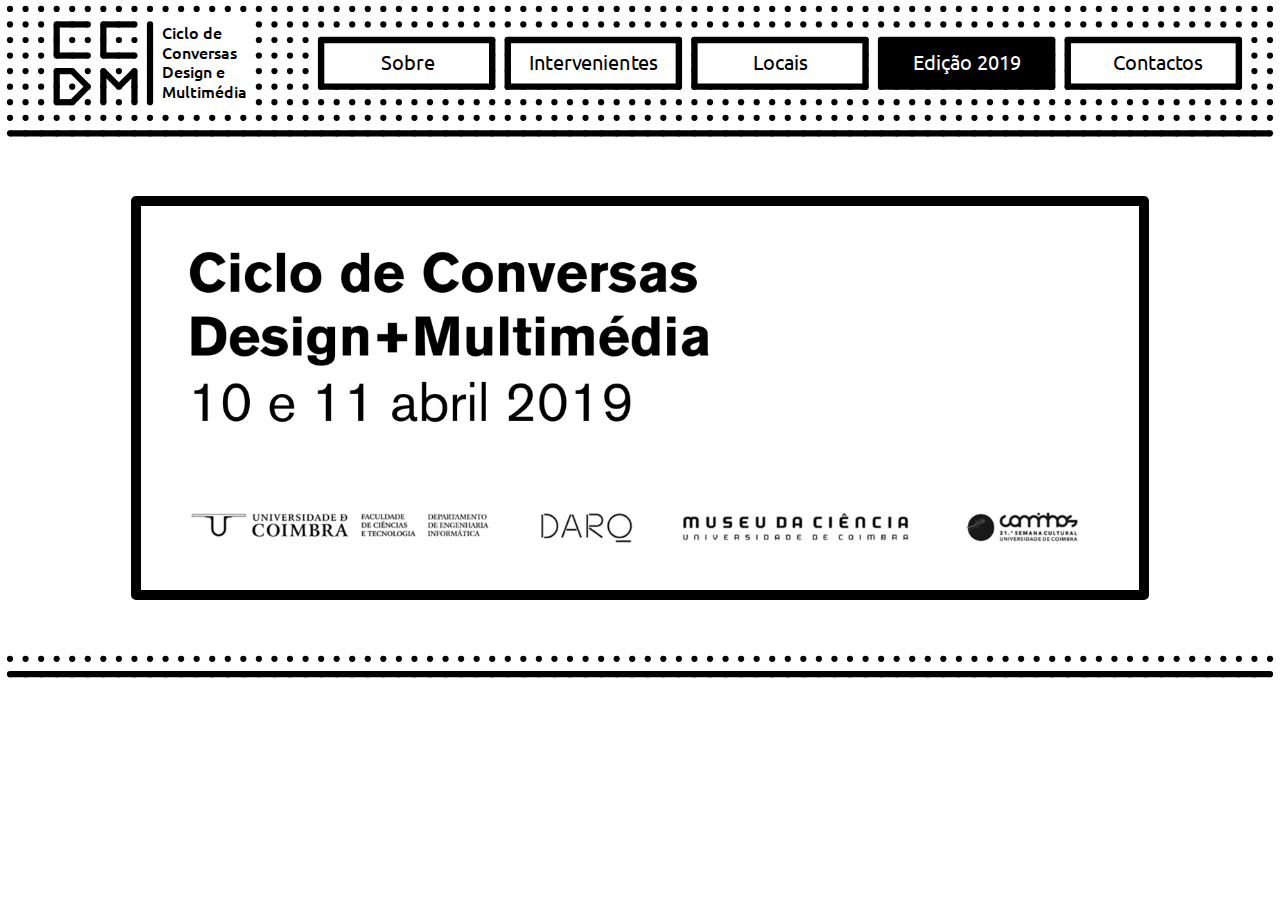
<file: 2019.html>
<!DOCTYPE html>
<html lang="">
<head>
    <meta charset="UTF-8">
    <meta name="viewport" content="width=device-width, initial-scale=1.0">
    <title>Edição 2019 - CCDM</title>
    <link rel="stylesheet" type="text/css" href="css/2019.css">
    <link rel="stylesheet" type="text/css" href="css/geral.css">
    <link href="https://fonts.googleapis.com/css?family=Lato|Ubuntu&display=swap" rel="stylesheet">
    <link rel="icon" href="media/ccdm_logo_small.png">
    <link rel="icon" href="media/ccdm_logo_small.svg">
</head>
<body>
<header>
    <nav id="nav-large">
        <svg id="collapsed" data-name="Layer 1" xmlns="http://www.w3.org/2000/svg" viewBox="0 0 1440 160"><defs><style>.cls-1{fill:#fff;}.cls-2{fill:none;stroke:#000;stroke-miterlimit:10;stroke-width:7px;}.cls-3,.cls-8,.cls-9{font-size:22px;font-family:Ubuntu;}.cls-4{letter-spacing:-0.01em;}.cls-5{letter-spacing:0em;}.cls-6{letter-spacing:0.02em;}.cls-7{letter-spacing:-0.01em;}.cls-8{letter-spacing:-0.01em;}.cls-9{letter-spacing:-0.02em;}.cls-10{letter-spacing:0em;}.cls-11{letter-spacing:-0.01em;}.cls-12{font-size:17.82px;font-family:Ubuntu-Medium, Ubuntu;font-weight:500;}.cls-13{letter-spacing:-0.02em;}.cls-14{letter-spacing:-0.03em;}.cls-15{letter-spacing:-0.02em;}.cls-16{letter-spacing:0em;}.cls-17{letter-spacing:0em;}.cls-18{letter-spacing:-0.01em;}</style></defs><title></title><rect class="cls-1" width="1440" height="160"/><circle cx="11.25" cy="10" r="3.5"/><circle cx="11.25" cy="27.5" r="3.5"/><circle cx="11.25" cy="45" r="3.5"/><circle cx="11.25" cy="62.5" r="3.5"/><circle cx="11.25" cy="80" r="3.5"/><circle cx="11.25" cy="97.5" r="3.5"/><circle cx="11.25" cy="115" r="3.5"/><circle cx="11.25" cy="132.5" r="3.5"/><circle cx="11.25" cy="150" r="3.5"/><circle cx="28.75" cy="10" r="3.5"/><circle cx="28.75" cy="27.5" r="3.5"/><circle cx="28.75" cy="45" r="3.5"/><circle cx="28.75" cy="62.5" r="3.5"/><circle cx="28.75" cy="80" r="3.5"/><circle cx="28.75" cy="97.5" r="3.5"/><circle cx="28.75" cy="115" r="3.5"/><circle cx="28.75" cy="132.5" r="3.5"/><circle cx="28.75" cy="150" r="3.5"/><circle cx="46.25" cy="10" r="3.5"/><circle cx="46.25" cy="27.5" r="3.5"/><circle cx="46.25" cy="45" r="3.5"/><circle cx="46.25" cy="62.5" r="3.5"/><circle cx="46.25" cy="80" r="3.5"/><circle cx="46.25" cy="97.5" r="3.5"/><circle cx="46.25" cy="115" r="3.5"/><circle cx="46.25" cy="132.5" r="3.5"/><circle cx="46.25" cy="150" r="3.5"/><circle cx="63.75" cy="10" r="3.5"/><circle cx="63.75" cy="132.5" r="3.5"/><circle cx="63.75" cy="150" r="3.5"/><circle cx="81.25" cy="10" r="3.5"/><circle cx="81.25" cy="132.5" r="3.5"/><circle cx="81.25" cy="150" r="3.5"/><circle cx="98.75" cy="10" r="3.5"/><circle cx="98.75" cy="132.5" r="3.5"/><circle cx="98.75" cy="150" r="3.5"/><circle cx="116.25" cy="10" r="3.5"/><circle cx="116.25" cy="132.5" r="3.5"/><circle cx="116.25" cy="150" r="3.5"/><circle cx="133.75" cy="10" r="3.5"/><circle cx="133.75" cy="132.5" r="3.5"/><circle cx="133.75" cy="150" r="3.5"/><circle cx="151.25" cy="10" r="3.5"/><circle cx="151.25" cy="132.5" r="3.5"/><circle cx="151.25" cy="150" r="3.5"/><circle cx="168.75" cy="10" r="3.5"/><circle cx="168.75" cy="132.5" r="3.5"/><circle cx="168.75" cy="150" r="3.5"/><circle cx="186.25" cy="10" r="3.5"/><circle cx="186.25" cy="132.5" r="3.5"/><circle cx="186.25" cy="150" r="3.5"/><circle cx="203.75" cy="10" r="3.5"/><circle cx="203.75" cy="132.5" r="3.5"/><circle cx="203.75" cy="150" r="3.5"/><circle cx="221.25" cy="10" r="3.5"/><circle cx="221.25" cy="132.5" r="3.5"/><circle cx="221.25" cy="150" r="3.5"/><circle cx="238.75" cy="10" r="3.5"/><circle cx="238.75" cy="132.5" r="3.5"/><circle cx="238.75" cy="150" r="3.5"/><circle cx="256.25" cy="10" r="3.5"/><circle cx="256.25" cy="132.5" r="3.5"/><circle cx="256.25" cy="150" r="3.5"/><circle cx="273.75" cy="10" r="3.5"/><circle cx="273.75" cy="132.5" r="3.5"/><circle cx="273.75" cy="150" r="3.5"/><circle cx="291.25" cy="10" r="3.5"/><circle cx="291.25" cy="132.5" r="3.5"/><circle cx="291.25" cy="150" r="3.5"/><circle cx="308.75" cy="10" r="3.5"/><circle cx="308.75" cy="27.5" r="3.5"/><circle cx="308.75" cy="45" r="3.5"/><circle cx="308.75" cy="62.5" r="3.5"/><circle cx="308.75" cy="80" r="3.5"/><circle cx="308.75" cy="97.5" r="3.5"/><circle cx="308.75" cy="115" r="3.5"/><circle cx="308.75" cy="132.5" r="3.5"/><circle cx="308.75" cy="150" r="3.5"/><circle cx="326.25" cy="10" r="3.5"/><circle cx="326.25" cy="27.5" r="3.5"/><circle cx="326.25" cy="45" r="3.5"/><circle cx="326.25" cy="62.5" r="3.5"/><circle cx="326.25" cy="80" r="3.5"/><circle cx="326.25" cy="97.5" r="3.5"/><circle cx="326.25" cy="115" r="3.5"/><circle cx="326.25" cy="132.5" r="3.5"/><circle cx="326.25" cy="150" r="3.5"/><circle cx="343.75" cy="10" r="3.5"/><circle cx="343.75" cy="27.5" r="3.5"/><circle cx="343.75" cy="45" r="3.5"/><circle cx="343.75" cy="62.5" r="3.5"/><circle cx="343.75" cy="80" r="3.5"/><circle cx="343.75" cy="97.5" r="3.5"/><circle cx="343.75" cy="115" r="3.5"/><circle cx="343.75" cy="132.5" r="3.5"/><circle cx="343.75" cy="150" r="3.5"/><circle cx="361.25" cy="10" r="3.5"/><circle cx="361.25" cy="27.5" r="3.5"/><circle cx="361.25" cy="45" r="3.5"/><circle cx="361.25" cy="62.5" r="3.5"/><circle cx="361.25" cy="80" r="3.5"/><circle cx="361.25" cy="97.5" r="3.5"/><circle cx="361.25" cy="115" r="3.5"/><circle cx="361.25" cy="132.5" r="3.5"/><circle cx="361.25" cy="150" r="3.5"/><circle cx="378.75" cy="10" r="3.5"/><circle cx="378.75" cy="27.5" r="3.5"/><circle cx="378.75" cy="45" r="3.5"/><circle cx="378.75" cy="62.5" r="3.5"/><circle cx="378.75" cy="80" r="3.5"/><circle cx="378.75" cy="97.5" r="3.5"/><circle cx="378.75" cy="115" r="3.5"/><circle cx="378.75" cy="132.5" r="3.5"/><circle cx="378.75" cy="150" r="3.5"/><circle cx="396.25" cy="10" r="3.5"/><circle cx="396.25" cy="27.5" r="3.5"/><circle cx="396.25" cy="45" r="3.5"/><circle cx="396.25" cy="62.5" r="3.5"/><circle cx="396.25" cy="80" r="3.5"/><circle cx="396.25" cy="97.5" r="3.5"/><circle cx="396.25" cy="115" r="3.5"/><circle cx="396.25" cy="132.5" r="3.5"/><circle cx="396.25" cy="150" r="3.5"/><circle cx="413.75" cy="10" r="3.5"/><circle cx="413.75" cy="27.5" r="3.5"/><circle cx="413.75" cy="45" r="3.5"/><circle cx="413.75" cy="62.5" r="3.5"/><circle cx="413.75" cy="80" r="3.5"/><circle cx="413.75" cy="97.5" r="3.5"/><circle cx="413.75" cy="115" r="3.5"/><circle cx="413.75" cy="132.5" r="3.5"/><circle cx="413.75" cy="150" r="3.5"/><circle cx="431.25" cy="10" r="3.5"/><circle cx="431.25" cy="27.5" r="3.5"/><circle cx="431.25" cy="45" r="3.5"/><circle cx="431.25" cy="62.5" r="3.5"/><circle cx="431.25" cy="80" r="3.5"/><circle cx="431.25" cy="97.5" r="3.5"/><circle cx="431.25" cy="115" r="3.5"/><circle cx="431.25" cy="132.5" r="3.5"/><circle cx="431.25" cy="150" r="3.5"/><circle cx="448.75" cy="10" r="3.5"/><circle cx="448.75" cy="27.5" r="3.5"/><circle cx="448.75" cy="45" r="3.5"/><circle cx="448.75" cy="62.5" r="3.5"/><circle cx="448.75" cy="80" r="3.5"/><circle cx="448.75" cy="97.5" r="3.5"/><circle cx="448.75" cy="115" r="3.5"/><circle cx="448.75" cy="132.5" r="3.5"/><circle cx="448.75" cy="150" r="3.5"/><circle cx="466.25" cy="10" r="3.5"/><circle cx="466.25" cy="27.5" r="3.5"/><circle cx="466.25" cy="45" r="3.5"/><circle cx="466.25" cy="62.5" r="3.5"/><circle cx="466.25" cy="80" r="3.5"/><circle cx="466.25" cy="97.5" r="3.5"/><circle cx="466.25" cy="115" r="3.5"/><circle cx="466.25" cy="132.5" r="3.5"/><circle cx="466.25" cy="150" r="3.5"/><circle cx="483.75" cy="10" r="3.5"/><circle cx="483.75" cy="27.5" r="3.5"/><circle cx="483.75" cy="45" r="3.5"/><circle cx="483.75" cy="62.5" r="3.5"/><circle cx="483.75" cy="80" r="3.5"/><circle cx="483.75" cy="97.5" r="3.5"/><circle cx="483.75" cy="115" r="3.5"/><circle cx="483.75" cy="132.5" r="3.5"/><circle cx="483.75" cy="150" r="3.5"/><circle cx="501.25" cy="10" r="3.5"/><circle cx="501.25" cy="27.5" r="3.5"/><circle cx="501.25" cy="45" r="3.5"/><circle cx="501.25" cy="62.5" r="3.5"/><circle cx="501.25" cy="80" r="3.5"/><circle cx="501.25" cy="97.5" r="3.5"/><circle cx="501.25" cy="115" r="3.5"/><circle cx="501.25" cy="132.5" r="3.5"/><circle cx="501.25" cy="150" r="3.5"/><circle cx="518.75" cy="10" r="3.5"/><circle cx="518.75" cy="27.5" r="3.5"/><circle cx="518.75" cy="45" r="3.5"/><circle cx="518.75" cy="62.5" r="3.5"/><circle cx="518.75" cy="80" r="3.5"/><circle cx="518.75" cy="97.5" r="3.5"/><circle cx="518.75" cy="115" r="3.5"/><circle cx="518.75" cy="132.5" r="3.5"/><circle cx="518.75" cy="150" r="3.5"/><circle cx="536.25" cy="10" r="3.5"/><circle cx="536.25" cy="27.5" r="3.5"/><circle cx="536.25" cy="45" r="3.5"/><circle cx="536.25" cy="62.5" r="3.5"/><circle cx="536.25" cy="80" r="3.5"/><circle cx="536.25" cy="97.5" r="3.5"/><circle cx="536.25" cy="115" r="3.5"/><circle cx="536.25" cy="132.5" r="3.5"/><circle cx="536.25" cy="150" r="3.5"/><circle cx="553.75" cy="10" r="3.5"/><circle cx="553.75" cy="27.5" r="3.5"/><circle cx="553.75" cy="45" r="3.5"/><circle cx="553.75" cy="62.5" r="3.5"/><circle cx="553.75" cy="80" r="3.5"/><circle cx="553.75" cy="97.5" r="3.5"/><circle cx="553.75" cy="115" r="3.5"/><circle cx="553.75" cy="132.5" r="3.5"/><circle cx="553.75" cy="150" r="3.5"/><circle cx="571.25" cy="10" r="3.5"/><circle cx="571.25" cy="27.5" r="3.5"/><circle cx="571.25" cy="45" r="3.5"/><circle cx="571.25" cy="62.5" r="3.5"/><circle cx="571.25" cy="80" r="3.5"/><circle cx="571.25" cy="97.5" r="3.5"/><circle cx="571.25" cy="115" r="3.5"/><circle cx="571.25" cy="132.5" r="3.5"/><circle cx="571.25" cy="150" r="3.5"/><circle cx="588.75" cy="10" r="3.5"/><circle cx="588.75" cy="27.5" r="3.5"/><circle cx="588.75" cy="45" r="3.5"/><circle cx="588.75" cy="62.5" r="3.5"/><circle cx="588.75" cy="80" r="3.5"/><circle cx="588.75" cy="97.5" r="3.5"/><circle cx="588.75" cy="115" r="3.5"/><circle cx="588.75" cy="132.5" r="3.5"/><circle cx="588.75" cy="150" r="3.5"/><circle cx="606.25" cy="10" r="3.5"/><circle cx="606.25" cy="27.5" r="3.5"/><circle cx="606.25" cy="45" r="3.5"/><circle cx="606.25" cy="62.5" r="3.5"/><circle cx="606.25" cy="80" r="3.5"/><circle cx="606.25" cy="97.5" r="3.5"/><circle cx="606.25" cy="115" r="3.5"/><circle cx="606.25" cy="132.5" r="3.5"/><circle cx="606.25" cy="150" r="3.5"/><circle cx="623.75" cy="10" r="3.5"/><circle cx="623.75" cy="27.5" r="3.5"/><circle cx="623.75" cy="45" r="3.5"/><circle cx="623.75" cy="62.5" r="3.5"/><circle cx="623.75" cy="80" r="3.5"/><circle cx="623.75" cy="97.5" r="3.5"/><circle cx="623.75" cy="115" r="3.5"/><circle cx="623.75" cy="132.5" r="3.5"/><circle cx="623.75" cy="150" r="3.5"/><circle cx="641.25" cy="10" r="3.5"/><circle cx="641.25" cy="27.5" r="3.5"/><circle cx="641.25" cy="45" r="3.5"/><circle cx="641.25" cy="62.5" r="3.5"/><circle cx="641.25" cy="80" r="3.5"/><circle cx="641.25" cy="97.5" r="3.5"/><circle cx="641.25" cy="115" r="3.5"/><circle cx="641.25" cy="132.5" r="3.5"/><circle cx="641.25" cy="150" r="3.5"/><circle cx="658.75" cy="10" r="3.5"/><circle cx="658.75" cy="27.5" r="3.5"/><circle cx="658.75" cy="45" r="3.5"/><circle cx="658.75" cy="62.5" r="3.5"/><circle cx="658.75" cy="80" r="3.5"/><circle cx="658.75" cy="97.5" r="3.5"/><circle cx="658.75" cy="115" r="3.5"/><circle cx="658.75" cy="132.5" r="3.5"/><circle cx="658.75" cy="150" r="3.5"/><circle cx="676.25" cy="10" r="3.5"/><circle cx="676.25" cy="27.5" r="3.5"/><circle cx="676.25" cy="45" r="3.5"/><circle cx="676.25" cy="62.5" r="3.5"/><circle cx="676.25" cy="80" r="3.5"/><circle cx="676.25" cy="97.5" r="3.5"/><circle cx="676.25" cy="115" r="3.5"/><circle cx="676.25" cy="132.5" r="3.5"/><circle cx="676.25" cy="150" r="3.5"/><circle cx="693.75" cy="10" r="3.5"/><circle cx="693.75" cy="27.5" r="3.5"/><circle cx="693.75" cy="45" r="3.5"/><circle cx="693.75" cy="62.5" r="3.5"/><circle cx="693.75" cy="80" r="3.5"/><circle cx="693.75" cy="97.5" r="3.5"/><circle cx="693.75" cy="115" r="3.5"/><circle cx="693.75" cy="132.5" r="3.5"/><circle cx="693.75" cy="150" r="3.5"/><circle cx="711.25" cy="10" r="3.5"/><circle cx="711.25" cy="27.5" r="3.5"/><circle cx="711.25" cy="45" r="3.5"/><circle cx="711.25" cy="62.5" r="3.5"/><circle cx="711.25" cy="80" r="3.5"/><circle cx="711.25" cy="97.5" r="3.5"/><circle cx="711.25" cy="115" r="3.5"/><circle cx="711.25" cy="132.5" r="3.5"/><circle cx="711.25" cy="150" r="3.5"/><circle cx="728.75" cy="10" r="3.5"/><circle cx="728.75" cy="27.5" r="3.5"/><circle cx="728.75" cy="45" r="3.5"/><circle cx="728.75" cy="62.5" r="3.5"/><circle cx="728.75" cy="80" r="3.5"/><circle cx="728.75" cy="97.5" r="3.5"/><circle cx="728.75" cy="115" r="3.5"/><circle cx="728.75" cy="132.5" r="3.5"/><circle cx="728.75" cy="150" r="3.5"/><circle cx="746.25" cy="10" r="3.5"/><circle cx="746.25" cy="27.5" r="3.5"/><circle cx="746.25" cy="45" r="3.5"/><circle cx="746.25" cy="62.5" r="3.5"/><circle cx="746.25" cy="80" r="3.5"/><circle cx="746.25" cy="97.5" r="3.5"/><circle cx="746.25" cy="115" r="3.5"/><circle cx="746.25" cy="132.5" r="3.5"/><circle cx="746.25" cy="150" r="3.5"/><circle cx="763.75" cy="10" r="3.5"/><circle cx="763.75" cy="27.5" r="3.5"/><circle cx="763.75" cy="45" r="3.5"/><circle cx="763.75" cy="62.5" r="3.5"/><circle cx="763.75" cy="80" r="3.5"/><circle cx="763.75" cy="97.5" r="3.5"/><circle cx="763.75" cy="115" r="3.5"/><circle cx="763.75" cy="132.5" r="3.5"/><circle cx="763.75" cy="150" r="3.5"/><circle cx="781.25" cy="10" r="3.5"/><circle cx="781.25" cy="27.5" r="3.5"/><circle cx="781.25" cy="45" r="3.5"/><circle cx="781.25" cy="62.5" r="3.5"/><circle cx="781.25" cy="80" r="3.5"/><circle cx="781.25" cy="97.5" r="3.5"/><circle cx="781.25" cy="115" r="3.5"/><circle cx="781.25" cy="132.5" r="3.5"/><circle cx="781.25" cy="150" r="3.5"/><circle cx="798.75" cy="10" r="3.5"/><circle cx="798.75" cy="27.5" r="3.5"/><circle cx="798.75" cy="45" r="3.5"/><circle cx="798.75" cy="62.5" r="3.5"/><circle cx="798.75" cy="80" r="3.5"/><circle cx="798.75" cy="97.5" r="3.5"/><circle cx="798.75" cy="115" r="3.5"/><circle cx="798.75" cy="132.5" r="3.5"/><circle cx="798.75" cy="150" r="3.5"/><circle cx="816.25" cy="10" r="3.5"/><circle cx="816.25" cy="27.5" r="3.5"/><circle cx="816.25" cy="45" r="3.5"/><circle cx="816.25" cy="62.5" r="3.5"/><circle cx="816.25" cy="80" r="3.5"/><circle cx="816.25" cy="97.5" r="3.5"/><circle cx="816.25" cy="115" r="3.5"/><circle cx="816.25" cy="132.5" r="3.5"/><circle cx="816.25" cy="150" r="3.5"/><circle cx="833.75" cy="10" r="3.5"/><circle cx="833.75" cy="27.5" r="3.5"/><circle cx="833.75" cy="45" r="3.5"/><circle cx="833.75" cy="62.5" r="3.5"/><circle cx="833.75" cy="80" r="3.5"/><circle cx="833.75" cy="97.5" r="3.5"/><circle cx="833.75" cy="115" r="3.5"/><circle cx="833.75" cy="132.5" r="3.5"/><circle cx="833.75" cy="150" r="3.5"/><circle cx="851.25" cy="10" r="3.5"/><circle cx="851.25" cy="27.5" r="3.5"/><circle cx="851.25" cy="45" r="3.5"/><circle cx="851.25" cy="62.5" r="3.5"/><circle cx="851.25" cy="80" r="3.5"/><circle cx="851.25" cy="97.5" r="3.5"/><circle cx="851.25" cy="115" r="3.5"/><circle cx="851.25" cy="132.5" r="3.5"/><circle cx="851.25" cy="150" r="3.5"/><circle cx="868.75" cy="10" r="3.5"/><circle cx="868.75" cy="27.5" r="3.5"/><circle cx="868.75" cy="45" r="3.5"/><circle cx="868.75" cy="62.5" r="3.5"/><circle cx="868.75" cy="80" r="3.5"/><circle cx="868.75" cy="97.5" r="3.5"/><circle cx="868.75" cy="115" r="3.5"/><circle cx="868.75" cy="132.5" r="3.5"/><circle cx="868.75" cy="150" r="3.5"/><circle cx="886.25" cy="10" r="3.5"/><circle cx="886.25" cy="27.5" r="3.5"/><circle cx="886.25" cy="45" r="3.5"/><circle cx="886.25" cy="62.5" r="3.5"/><circle cx="886.25" cy="80" r="3.5"/><circle cx="886.25" cy="97.5" r="3.5"/><circle cx="886.25" cy="115" r="3.5"/><circle cx="886.25" cy="132.5" r="3.5"/><circle cx="886.25" cy="150" r="3.5"/><circle cx="903.75" cy="10" r="3.5"/><circle cx="903.75" cy="27.5" r="3.5"/><circle cx="903.75" cy="45" r="3.5"/><circle cx="903.75" cy="62.5" r="3.5"/><circle cx="903.75" cy="80" r="3.5"/><circle cx="903.75" cy="97.5" r="3.5"/><circle cx="903.75" cy="115" r="3.5"/><circle cx="903.75" cy="132.5" r="3.5"/><circle cx="903.75" cy="150" r="3.5"/><circle cx="921.25" cy="10" r="3.5"/><circle cx="921.25" cy="27.5" r="3.5"/><circle cx="921.25" cy="45" r="3.5"/><circle cx="921.25" cy="62.5" r="3.5"/><circle cx="921.25" cy="80" r="3.5"/><circle cx="921.25" cy="97.5" r="3.5"/><circle cx="921.25" cy="115" r="3.5"/><circle cx="921.25" cy="132.5" r="3.5"/><circle cx="921.25" cy="150" r="3.5"/><circle cx="938.75" cy="10" r="3.5"/><circle cx="938.75" cy="27.5" r="3.5"/><circle cx="938.75" cy="45" r="3.5"/><circle cx="938.75" cy="62.5" r="3.5"/><circle cx="938.75" cy="80" r="3.5"/><circle cx="938.75" cy="97.5" r="3.5"/><circle cx="938.75" cy="115" r="3.5"/><circle cx="938.75" cy="132.5" r="3.5"/><circle cx="938.75" cy="150" r="3.5"/><circle cx="956.25" cy="10" r="3.5"/><circle cx="956.25" cy="27.5" r="3.5"/><circle cx="956.25" cy="45" r="3.5"/><circle cx="956.25" cy="62.5" r="3.5"/><circle cx="956.25" cy="80" r="3.5"/><circle cx="956.25" cy="97.5" r="3.5"/><circle cx="956.25" cy="115" r="3.5"/><circle cx="956.25" cy="132.5" r="3.5"/><circle cx="956.25" cy="150" r="3.5"/><circle cx="973.75" cy="10" r="3.5"/><circle cx="973.75" cy="27.5" r="3.5"/><circle cx="973.75" cy="45" r="3.5"/><circle cx="973.75" cy="62.5" r="3.5"/><circle cx="973.75" cy="80" r="3.5"/><circle cx="973.75" cy="97.5" r="3.5"/><circle cx="973.75" cy="115" r="3.5"/><circle cx="973.75" cy="132.5" r="3.5"/><circle cx="973.75" cy="150" r="3.5"/><circle cx="991.25" cy="10" r="3.5"/><circle cx="991.25" cy="27.5" r="3.5"/><circle cx="991.25" cy="45" r="3.5"/><circle cx="991.25" cy="62.5" r="3.5"/><circle cx="991.25" cy="80" r="3.5"/><circle cx="991.25" cy="97.5" r="3.5"/><circle cx="991.25" cy="115" r="3.5"/><circle cx="991.25" cy="132.5" r="3.5"/><circle cx="991.25" cy="150" r="3.5"/><circle cx="1008.75" cy="10" r="3.5"/><circle cx="1008.75" cy="27.5" r="3.5"/><circle cx="1008.75" cy="45" r="3.5"/><circle cx="1008.75" cy="62.5" r="3.5"/><circle cx="1008.75" cy="80" r="3.5"/><circle cx="1008.75" cy="97.5" r="3.5"/><circle cx="1008.75" cy="115" r="3.5"/><circle cx="1008.75" cy="132.5" r="3.5"/><circle cx="1008.75" cy="150" r="3.5"/><circle cx="1026.25" cy="10" r="3.5"/><circle cx="1026.25" cy="27.5" r="3.5"/><circle cx="1026.25" cy="45" r="3.5"/><circle cx="1026.25" cy="62.5" r="3.5"/><circle cx="1026.25" cy="80" r="3.5"/><circle cx="1026.25" cy="97.5" r="3.5"/><circle cx="1026.25" cy="115" r="3.5"/><circle cx="1026.25" cy="132.5" r="3.5"/><circle cx="1026.25" cy="150" r="3.5"/><circle cx="1043.75" cy="10" r="3.5"/><circle cx="1043.75" cy="27.5" r="3.5"/><circle cx="1043.75" cy="45" r="3.5"/><circle cx="1043.75" cy="62.5" r="3.5"/><circle cx="1043.75" cy="80" r="3.5"/><circle cx="1043.75" cy="97.5" r="3.5"/><circle cx="1043.75" cy="115" r="3.5"/><circle cx="1043.75" cy="132.5" r="3.5"/><circle cx="1043.75" cy="150" r="3.5"/><circle cx="1061.25" cy="10" r="3.5"/><circle cx="1061.25" cy="27.5" r="3.5"/><circle cx="1061.25" cy="45" r="3.5"/><circle cx="1061.25" cy="62.5" r="3.5"/><circle cx="1061.25" cy="80" r="3.5"/><circle cx="1061.25" cy="97.5" r="3.5"/><circle cx="1061.25" cy="115" r="3.5"/><circle cx="1061.25" cy="132.5" r="3.5"/><circle cx="1061.25" cy="150" r="3.5"/><circle cx="1078.75" cy="10" r="3.5"/><circle cx="1078.75" cy="27.5" r="3.5"/><circle cx="1078.75" cy="45" r="3.5"/><circle cx="1078.75" cy="62.5" r="3.5"/><circle cx="1078.75" cy="80" r="3.5"/><circle cx="1078.75" cy="97.5" r="3.5"/><circle cx="1078.75" cy="115" r="3.5"/><circle cx="1078.75" cy="132.5" r="3.5"/><circle cx="1078.75" cy="150" r="3.5"/><circle cx="1096.25" cy="10" r="3.5"/><circle cx="1096.25" cy="27.5" r="3.5"/><circle cx="1096.25" cy="45" r="3.5"/><circle cx="1096.25" cy="62.5" r="3.5"/><circle cx="1096.25" cy="80" r="3.5"/><circle cx="1096.25" cy="97.5" r="3.5"/><circle cx="1096.25" cy="115" r="3.5"/><circle cx="1096.25" cy="132.5" r="3.5"/><circle cx="1096.25" cy="150" r="3.5"/><circle cx="1113.75" cy="10" r="3.5"/><circle cx="1113.75" cy="27.5" r="3.5"/><circle cx="1113.75" cy="45" r="3.5"/><circle cx="1113.75" cy="62.5" r="3.5"/><circle cx="1113.75" cy="80" r="3.5"/><circle cx="1113.75" cy="97.5" r="3.5"/><circle cx="1113.75" cy="115" r="3.5"/><circle cx="1113.75" cy="132.5" r="3.5"/><circle cx="1113.75" cy="150" r="3.5"/><circle cx="1131.25" cy="10" r="3.5"/><circle cx="1131.25" cy="27.5" r="3.5"/><circle cx="1131.25" cy="45" r="3.5"/><circle cx="1131.25" cy="62.5" r="3.5"/><circle cx="1131.25" cy="80" r="3.5"/><circle cx="1131.25" cy="97.5" r="3.5"/><circle cx="1131.25" cy="115" r="3.5"/><circle cx="1131.25" cy="132.5" r="3.5"/><circle cx="1131.25" cy="150" r="3.5"/><circle cx="1148.75" cy="10" r="3.5"/><circle cx="1148.75" cy="27.5" r="3.5"/><circle cx="1148.75" cy="45" r="3.5"/><circle cx="1148.75" cy="62.5" r="3.5"/><circle cx="1148.75" cy="80" r="3.5"/><circle cx="1148.75" cy="97.5" r="3.5"/><circle cx="1148.75" cy="115" r="3.5"/><circle cx="1148.75" cy="132.5" r="3.5"/><circle cx="1148.75" cy="150" r="3.5"/><circle cx="1166.25" cy="10" r="3.5"/><circle cx="1166.25" cy="27.5" r="3.5"/><circle cx="1166.25" cy="45" r="3.5"/><circle cx="1166.25" cy="62.5" r="3.5"/><circle cx="1166.25" cy="80" r="3.5"/><circle cx="1166.25" cy="97.5" r="3.5"/><circle cx="1166.25" cy="115" r="3.5"/><circle cx="1166.25" cy="132.5" r="3.5"/><circle cx="1166.25" cy="150" r="3.5"/><circle cx="1183.75" cy="10" r="3.5"/><circle cx="1183.75" cy="27.5" r="3.5"/><circle cx="1183.75" cy="45" r="3.5"/><circle cx="1183.75" cy="62.5" r="3.5"/><circle cx="1183.75" cy="80" r="3.5"/><circle cx="1183.75" cy="97.5" r="3.5"/><circle cx="1183.75" cy="115" r="3.5"/><circle cx="1183.75" cy="132.5" r="3.5"/><circle cx="1183.75" cy="150" r="3.5"/><circle cx="1201.25" cy="10" r="3.5"/><circle cx="1201.25" cy="27.5" r="3.5"/><circle cx="1201.25" cy="45" r="3.5"/><circle cx="1201.25" cy="62.5" r="3.5"/><circle cx="1201.25" cy="80" r="3.5"/><circle cx="1201.25" cy="97.5" r="3.5"/><circle cx="1201.25" cy="115" r="3.5"/><circle cx="1201.25" cy="132.5" r="3.5"/><circle cx="1201.25" cy="150" r="3.5"/><circle cx="1218.75" cy="10" r="3.5"/><circle cx="1218.75" cy="27.5" r="3.5"/><circle cx="1218.75" cy="45" r="3.5"/><circle cx="1218.75" cy="62.5" r="3.5"/><circle cx="1218.75" cy="80" r="3.5"/><circle cx="1218.75" cy="97.5" r="3.5"/><circle cx="1218.75" cy="115" r="3.5"/><circle cx="1218.75" cy="132.5" r="3.5"/><circle cx="1218.75" cy="150" r="3.5"/><circle cx="1236.25" cy="10" r="3.5"/><circle cx="1236.25" cy="27.5" r="3.5"/><circle cx="1236.25" cy="45" r="3.5"/><circle cx="1236.25" cy="62.5" r="3.5"/><circle cx="1236.25" cy="80" r="3.5"/><circle cx="1236.25" cy="97.5" r="3.5"/><circle cx="1236.25" cy="115" r="3.5"/><circle cx="1236.25" cy="132.5" r="3.5"/><circle cx="1236.25" cy="150" r="3.5"/><circle cx="1253.75" cy="10" r="3.5"/><circle cx="1253.75" cy="27.5" r="3.5"/><circle cx="1253.75" cy="45" r="3.5"/><circle cx="1253.75" cy="62.5" r="3.5"/><circle cx="1253.75" cy="80" r="3.5"/><circle cx="1253.75" cy="97.5" r="3.5"/><circle cx="1253.75" cy="115" r="3.5"/><circle cx="1253.75" cy="132.5" r="3.5"/><circle cx="1253.75" cy="150" r="3.5"/><circle cx="1271.25" cy="10" r="3.5"/><circle cx="1271.25" cy="27.5" r="3.5"/><circle cx="1271.25" cy="45" r="3.5"/><circle cx="1271.25" cy="62.5" r="3.5"/><circle cx="1271.25" cy="80" r="3.5"/><circle cx="1271.25" cy="97.5" r="3.5"/><circle cx="1271.25" cy="115" r="3.5"/><circle cx="1271.25" cy="132.5" r="3.5"/><circle cx="1271.25" cy="150" r="3.5"/><circle cx="1288.75" cy="10" r="3.5"/><circle cx="1288.75" cy="27.5" r="3.5"/><circle cx="1288.75" cy="45" r="3.5"/><circle cx="1288.75" cy="62.5" r="3.5"/><circle cx="1288.75" cy="80" r="3.5"/><circle cx="1288.75" cy="97.5" r="3.5"/><circle cx="1288.75" cy="115" r="3.5"/><circle cx="1288.75" cy="132.5" r="3.5"/><circle cx="1288.75" cy="150" r="3.5"/><circle cx="1306.25" cy="10" r="3.5"/><circle cx="1306.25" cy="27.5" r="3.5"/><circle cx="1306.25" cy="45" r="3.5"/><circle cx="1306.25" cy="62.5" r="3.5"/><circle cx="1306.25" cy="80" r="3.5"/><circle cx="1306.25" cy="97.5" r="3.5"/><circle cx="1306.25" cy="115" r="3.5"/><circle cx="1306.25" cy="132.5" r="3.5"/><circle cx="1306.25" cy="150" r="3.5"/><circle cx="1323.75" cy="10" r="3.5"/><circle cx="1323.75" cy="27.5" r="3.5"/><circle cx="1323.75" cy="45" r="3.5"/><circle cx="1323.75" cy="62.5" r="3.5"/><circle cx="1323.75" cy="80" r="3.5"/><circle cx="1323.75" cy="97.5" r="3.5"/><circle cx="1323.75" cy="115" r="3.5"/><circle cx="1323.75" cy="132.5" r="3.5"/><circle cx="1323.75" cy="150" r="3.5"/><circle cx="1341.25" cy="10" r="3.5"/><circle cx="1341.25" cy="27.5" r="3.5"/><circle cx="1341.25" cy="45" r="3.5"/><circle cx="1341.25" cy="62.5" r="3.5"/><circle cx="1341.25" cy="80" r="3.5"/><circle cx="1341.25" cy="97.5" r="3.5"/><circle cx="1341.25" cy="115" r="3.5"/><circle cx="1341.25" cy="132.5" r="3.5"/><circle cx="1341.25" cy="150" r="3.5"/><circle cx="1358.75" cy="10" r="3.5"/><circle cx="1358.75" cy="27.5" r="3.5"/><circle cx="1358.75" cy="45" r="3.5"/><circle cx="1358.75" cy="62.5" r="3.5"/><circle cx="1358.75" cy="80" r="3.5"/><circle cx="1358.75" cy="97.5" r="3.5"/><circle cx="1358.75" cy="115" r="3.5"/><circle cx="1358.75" cy="132.5" r="3.5"/><circle cx="1358.75" cy="150" r="3.5"/><circle cx="1376.25" cy="10" r="3.5"/><circle cx="1376.25" cy="27.5" r="3.5"/><circle cx="1376.25" cy="45" r="3.5"/><circle cx="1376.25" cy="62.5" r="3.5"/><circle cx="1376.25" cy="80" r="3.5"/><circle cx="1376.25" cy="97.5" r="3.5"/><circle cx="1376.25" cy="115" r="3.5"/><circle cx="1376.25" cy="132.5" r="3.5"/><circle cx="1376.25" cy="150" r="3.5"/><circle cx="1393.75" cy="10" r="3.5"/><circle cx="1393.75" cy="27.5" r="3.5"/><circle cx="1393.75" cy="45" r="3.5"/><circle cx="1393.75" cy="62.5" r="3.5"/><circle cx="1393.75" cy="80" r="3.5"/><circle cx="1393.75" cy="97.5" r="3.5"/><circle cx="1393.75" cy="115" r="3.5"/><circle cx="1393.75" cy="132.5" r="3.5"/><circle cx="1393.75" cy="150" r="3.5"/><circle cx="1411.25" cy="10" r="3.5"/><circle cx="1411.25" cy="27.5" r="3.5"/><circle cx="1411.25" cy="45" r="3.5"/><circle cx="1411.25" cy="62.5" r="3.5"/><circle cx="1411.25" cy="80" r="3.5"/><circle cx="1411.25" cy="97.5" r="3.5"/><circle cx="1411.25" cy="115" r="3.5"/><circle cx="1411.25" cy="132.5" r="3.5"/><circle cx="1411.25" cy="150" r="3.5"/><circle cx="1428.75" cy="10" r="3.5"/><circle cx="1428.75" cy="27.5" r="3.5"/><circle cx="1428.75" cy="45" r="3.5"/><circle cx="1428.75" cy="62.5" r="3.5"/><circle cx="1428.75" cy="80" r="3.5"/><circle cx="1428.75" cy="97.5" r="3.5"/><circle cx="1428.75" cy="115" r="3.5"/><circle cx="1428.75" cy="132.5" r="3.5"/><circle cx="1428.75" cy="150" r="3.5"/><line class="cls-2" x1="11.25" y1="150" x2="1428.75" y2="150"/>
            <a id="botaointervenientes" class="botão" xlink:href="intervenientes.html">
                <rect class="cls-1" x="571.25" y="45" width="192.5" height="52.5"/>
                <path  d="M571.25,101.1H755.91c2.5,0,5,.05,7.52,0h.32a3.65,3.65,0,0,0,3.6-3.6V45a3.65,3.65,0,0,0-3.6-3.6H579.09c-2.5,0-5,0-7.52,0h-.32a3.65,3.65,0,0,0-3.6,3.6V97.5a3.6,3.6,0,1,0,7.2,0V45l-3.6,3.6H755.91c2.5,0,5,.1,7.52,0h.32l-3.6-3.6V97.5l3.6-3.6H579.09c-2.5,0-5-.05-7.52,0h-.32a3.6,3.6,0,0,0,0,7.2Z"/>
                <text class="cls-3" transform="translate(594.85 78.48)">In<tspan class="cls-4" x="18.55" y="0">t</tspan><tspan class="cls-5" x="27.17" y="0">e</tspan><tspan class="cls-6" x="39.47" y="0">r</tspan><tspan class="cls-7" x="48.42" y="0">v</tspan><tspan x="59.16" y="0">enien</tspan><tspan class="cls-4" x="114.57" y="0">t</tspan><tspan x="123.2" y="0">es</tspan></text>
            </a>
            <a id="botaosobre" class="botão" xlink:href="sobre.html">
                <rect class="cls-1" x="361.25" y="45" width="192.5" height="52.5"/>
                <path d="M361.25,101.1H545.9c2.51,0,5,.05,7.53,0h.32a3.65,3.65,0,0,0,3.6-3.6V45a3.65,3.65,0,0,0-3.6-3.6H369.1c-2.51,0-5,0-7.53,0h-.32a3.65,3.65,0,0,0-3.6,3.6V97.5a3.6,3.6,0,0,0,7.2,0V45l-3.6,3.6H545.9c2.5,0,5,.1,7.53,0h.32l-3.6-3.6V97.5l3.6-3.6H369.1c-2.51,0-5-.05-7.53,0h-.32a3.6,3.6,0,0,0,0,7.2Z"/>
                <text class="cls-3" transform="translate(428.28 78.48)">Sobre</text>
            </a>
            <a id="botaolocais" class="botão" xlink:href="locais.html">
                <rect class="cls-1" x="781.25" y="45" width="192.5" height="52.5"/>
                <path d="M777.65,45V97.5a3.65,3.65,0,0,0,3.6,3.6H965.9c2.51,0,5,.05,7.53,0h.32a3.65,3.65,0,0,0,3.6-3.6V45a3.65,3.65,0,0,0-3.6-3.6H789.1c-2.51,0-5,0-7.53,0h-.32a3.6,3.6,0,0,0,0,7.2H965.9c2.5,0,5,.1,7.53,0h.32l-3.6-3.6V97.5l3.6-3.6H789.1c-2.5,0-5-.1-7.53,0h-.32l3.6,3.6V45a3.6,3.6,0,0,0-7.2,0Z"/>
                <text class="cls-8" transform="translate(846.89 78.48)">L<tspan class="cls-5" x="11.15" y="0">ocais</tspan></text>
            </a>
            <a id="botao2019" class="botão" xlink:href="2019.html">
                <rect class="cls-1" x="991.25" y="45" width="192.5" height="52.5"/>
                <path d="M991.25,101.1h184.66c2.5,0,5,.05,7.52,0h.32a3.65,3.65,0,0,0,3.6-3.6V45a3.65,3.65,0,0,0-3.6-3.6H999.09c-2.5,0-5,0-7.52,0h-.32a3.65,3.65,0,0,0-3.6,3.6V97.5a3.6,3.6,0,0,0,7.2,0V45l-3.6,3.6h184.66c2.5,0,5,.1,7.52,0h.32l-3.6-3.6V97.5l3.6-3.6H999.09c-2.5,0-5-.05-7.52,0h-.32a3.6,3.6,0,0,0,0,7.2Z"/>
                <text class="cls-9" transform="translate(1027.44 78.48)">E<tspan class="cls-10" x="12.19" y="0">dição 2019</tspan></text>
            </a>
            <a id="botaocontactos" class="botão" xlink:href="contactos.html">
                <rect class="cls-1" x="1201.25" y="45" width="192.5" height="52.5"/>
                <path d="M1201.25,101.1h184.66c2.5,0,5,.05,7.52,0h.32a3.65,3.65,0,0,0,3.6-3.6V45a3.65,3.65,0,0,0-3.6-3.6H1209.09c-2.5,0-5,0-7.52,0h-.32a3.65,3.65,0,0,0-3.6,3.6V97.5a3.6,3.6,0,0,0,7.2,0V45l-3.6,3.6h184.66c2.5,0,5,.1,7.52,0h.32l-3.6-3.6V97.5l3.6-3.6H1209.09c-2.5,0-5-.05-7.52,0h-.32a3.6,3.6,0,1,0,0,7.2Z"/>
                <text class="cls-3" transform="translate(1252 78.48)"><tspan class="cls-11">C</tspan><tspan x="13.31" y="0">ontac</tspan><tspan class="cls-7" x="69.48" y="0">t</tspan><tspan x="78.01" y="0">os</tspan></text>
            </a>
            <a id="botaohome" xlink:href="index.html">
                <rect class="cls-1" x="60.25" y="24" width="217" height="94.5"/>
                <circle cx="63.76" cy="27.5" r="3.5"/><circle cx="63.76" cy="45" r="3.5"/><circle cx="63.76" cy="62.5" r="3.5"/><circle cx="63.76" cy="80" r="3.5"/><circle cx="63.76" cy="97.5" r="3.5"/><circle cx="63.76" cy="115" r="3.5"/><circle cx="81.26" cy="27.5" r="3.5"/><circle cx="81.26" cy="45" r="3.5"/><circle cx="81.26" cy="62.5" r="3.5"/><circle cx="81.26" cy="80" r="3.5"/><circle cx="81.26" cy="97.5" r="3.5"/><circle cx="81.26" cy="115" r="3.5"/><circle cx="98.76" cy="27.5" r="3.5"/><circle cx="98.76" cy="45" r="3.5"/><circle cx="98.76" cy="62.5" r="3.5"/><circle cx="98.76" cy="80" r="3.5"/><circle cx="98.76" cy="97.5" r="3.5"/><circle cx="98.76" cy="115" r="3.5"/><circle cx="116.26" cy="27.5" r="3.5"/><circle cx="116.26" cy="45" r="3.5"/><circle cx="116.26" cy="62.5" r="3.5"/><circle cx="116.26" cy="80" r="3.5"/><circle cx="116.26" cy="97.5" r="3.5"/><circle cx="116.26" cy="115" r="3.5"/><circle cx="133.76" cy="27.5" r="3.5"/><circle cx="133.76" cy="45" r="3.5"/><circle cx="133.76" cy="62.5" r="3.5"/><circle cx="133.76" cy="80" r="3.5"/><circle cx="133.76" cy="97.5" r="3.5"/><circle cx="133.76" cy="115" r="3.5"/><circle cx="151.26" cy="27.5" r="3.5"/><circle cx="151.26" cy="45" r="3.5"/><circle cx="151.26" cy="62.5" r="3.5"/><circle cx="151.26" cy="80" r="3.5"/><circle cx="151.26" cy="97.5" r="3.5"/><circle cx="151.26" cy="115" r="3.5"/><circle cx="168.76" cy="27.5" r="3.5"/><circle cx="168.76" cy="45" r="3.5"/><circle cx="168.76" cy="62.5" r="3.5"/><circle cx="168.76" cy="80" r="3.5"/><circle cx="168.76" cy="97.5" r="3.5"/><circle cx="168.76" cy="115" r="3.5"/><line class="cls-2" x1="98.76" y1="27.5" x2="63.76" y2="27.5"/><line class="cls-2" x1="63.76" y1="62.5" x2="98.76" y2="62.5"/><line class="cls-2" x1="63.76" y1="27.5" x2="63.76" y2="62.5"/><line class="cls-2" x1="151.26" y1="27.5" x2="116.26" y2="27.5"/><line class="cls-2" x1="116.26" y1="62.5" x2="151.26" y2="62.5"/><line class="cls-2" x1="116.26" y1="27.5" x2="116.26" y2="62.5"/><line class="cls-2" x1="63.76" y1="80" x2="81.26" y2="80"/><line class="cls-2" x1="98.76" y1="97.5" x2="81.26" y2="80"/><line class="cls-2" x1="81.26" y1="115" x2="98.76" y2="97.5"/><line class="cls-2" x1="63.81" y1="115" x2="81.31" y2="115"/><line class="cls-2" x1="63.76" y1="80" x2="63.76" y2="115"/><line class="cls-2" x1="116.26" y1="115" x2="116.26" y2="80"/><line class="cls-2" x1="133.76" y1="97.5" x2="116.26" y2="80"/><line class="cls-2" x1="151.26" y1="80" x2="133.76" y2="97.5"/><line class="cls-2" x1="151.26" y1="115" x2="151.26" y2="80"/><line class="cls-2" x1="168.76" y1="27.5" x2="168.76" y2="115"/><text class="cls-12" transform="translate(182.77 44.06)">Ciclo de </text><text class="cls-12" transform="translate(182.77 66.39)"><tspan class="cls-13">C</tspan><tspan x="11.02" y="0">o</tspan><tspan class="cls-14" x="21.67" y="0">n</tspan><tspan class="cls-15" x="31.66" y="0">v</tspan><tspan class="cls-16" x="40.75" y="0">e</tspan><tspan class="cls-13" x="50.92" y="0">r</tspan><tspan class="cls-17" x="57.75" y="0">s</tspan><tspan x="65.83" y="0">as</tspan></text><text class="cls-12" transform="translate(182.77 87.54)">D<tspan class="cls-18" x="12.94" y="0">e</tspan><tspan x="22.96" y="0">sign e </tspan></text><text class="cls-12" transform="translate(182.77 109.87)">Multimédia</text><circle cx="291.25" cy="27.5" r="3.5"/><circle cx="291.25" cy="45" r="3.5"/><circle cx="291.25" cy="62.5" r="3.5"/><circle cx="291.25" cy="80" r="3.5"/><circle cx="291.25" cy="97.5" r="3.5"/><circle cx="291.25" cy="115" r="3.5"/>
            </a>
        </svg>
    </nav>
    <nav id="nav-small"><svg id="collapsed" data-name="Layer 1" xmlns="http://www.w3.org/2000/svg" viewBox="0 0 375 172"><title></title><rect width="375" height="172" fill="#ffffff"/><circle cx="22.5" cy="16" r="6"/><circle cx="52.5" cy="16" r="6"/><circle cx="82.5" cy="16" r="6"/><circle cx="112.5" cy="16" r="6"/><circle cx="142.5" cy="16" r="6"/><circle cx="172.5" cy="16" r="6"/><circle cx="202.5" cy="16" r="6"/><circle cx="232.5" cy="16" r="6"/><circle cx="262.5" cy="16" r="6"/><circle cx="292.5" cy="16" r="6"/><circle cx="322.5" cy="16" r="6"/><circle cx="352.5" cy="16" r="6"/><circle cx="22.5" cy="46" r="6"/><circle cx="52.5" cy="46" r="6"/><circle cx="82.5" cy="46" r="6"/><circle cx="112.5" cy="46" r="6"/><circle cx="142.5" cy="46" r="6"/><circle cx="232.5" cy="46" r="6"/><circle cx="262.5" cy="46" r="6"/><circle cx="292.5" cy="46" r="6"/><circle cx="322.5" cy="46" r="6"/><circle cx="352.5" cy="46" r="6"/><circle cx="22.5" cy="76" r="6"/><circle cx="52.5" cy="76" r="6"/><circle cx="82.5" cy="76" r="6"/><circle cx="112.5" cy="76" r="6"/><circle cx="142.5" cy="76" r="6"/><circle cx="232.5" cy="76" r="6"/><circle cx="262.5" cy="76" r="6"/><circle cx="292.5" cy="76" r="6"/><circle cx="322.5" cy="76" r="6"/><circle cx="352.5" cy="76" r="6"/><circle cx="22.5" cy="106" r="6"/><circle cx="52.5" cy="106" r="6"/><circle cx="82.5" cy="106" r="6"/><circle cx="112.5" cy="106" r="6"/><circle cx="142.5" cy="106" r="6"/><circle cx="232.5" cy="106" r="6"/><circle cx="262.5" cy="106" r="6"/><circle cx="292.5" cy="106" r="6"/><circle cx="322.5" cy="106" r="6"/><circle cx="352.5" cy="106" r="6"/><circle cx="22.5" cy="136" r="6"/><circle cx="52.5" cy="136" r="6"/><circle cx="82.5" cy="136" r="6"/><circle cx="112.5" cy="136" r="6"/><circle cx="142.5" cy="136" r="6"/><circle cx="172.5" cy="136" r="6"/><circle cx="202.5" cy="136" r="6"/><circle cx="232.5" cy="136" r="6"/><circle cx="262.5" cy="136" r="6"/><circle cx="292.5" cy="136" r="6"/><circle cx="322.5" cy="136" r="6"/><circle cx="352.5" cy="136" r="6"/><circle cx="22.5" cy="166" r="6"/><circle cx="352.5" cy="166" r="6"/>
        <line class="burger" x1="142.5" y1="46" x2="232.5" y2="46" fill="none" stroke="#000" stroke-miterlimit="10" stroke-width="12"/>
        <line class="burger" x1="142.5" y1="76" x2="232.5" y2="76" fill="none" stroke="#000" stroke-miterlimit="10" stroke-width="12"/>
        <line class="burger" x1="142.5" y1="106" x2="232.5" y2="106" fill="none" stroke="#000" stroke-miterlimit="10" stroke-width="12"/>
        <line x1="22.5" y1="166" x2="352.5" y2="166" fill="none" stroke="#000" stroke-miterlimit="10" stroke-width="12"/></svg>
        <svg id="full" data-name="Layer 1" xmlns="http://www.w3.org/2000/svg" viewBox="0 0 375 640"><title>ccdm_header_small_2</title><circle cx="22.5" cy="84" r="6"/><circle cx="352.5" cy="84" r="6"/><circle cx="22.5" cy="174" r="6"/><circle cx="352.5" cy="174" r="6"/><circle cx="22.5" cy="264" r="6"/><circle cx="352.5" cy="264" r="6"/><circle cx="22.5" cy="354" r="6"/><circle cx="352.5" cy="354" r="6"/><circle cx="22.5" cy="444" r="6"/><circle cx="352.5" cy="444" r="6"/><circle cx="22.5" cy="534" r="6"/><circle cx="352.5" cy="534" r="6"/><circle cx="22.5" cy="564" r="6"/><circle cx="52.5" cy="564" r="6"/><circle cx="82.5" cy="564" r="6"/><circle cx="112.5" cy="564" r="6"/><circle cx="142.5" cy="564" r="6"/><circle cx="172.5" cy="564" r="6"/><circle cx="202.5" cy="564" r="6"/><circle cx="232.5" cy="564" r="6"/><circle cx="262.5" cy="564" r="6"/><circle cx="292.5" cy="564" r="6"/><circle cx="322.5" cy="564" r="6"/><circle cx="352.5" cy="564" r="6"/><circle cx="22.5" cy="594" r="6"/><circle cx="52.5" cy="594" r="6"/><circle cx="82.5" cy="594" r="6"/><circle cx="112.5" cy="594" r="6"/><circle cx="142.5" cy="594" r="6"/><circle cx="172.5" cy="594" r="6"/><circle cx="202.5" cy="594" r="6"/><circle cx="232.5" cy="594" r="6"/><circle cx="262.5" cy="594" r="6"/><circle cx="292.5" cy="594" r="6"/><circle cx="322.5" cy="594" r="6"/><circle cx="352.5" cy="594" r="6"/><circle cx="22.5" cy="624" r="6"/><circle cx="52.5" cy="624" r="6"/><circle cx="82.5" cy="624" r="6"/><circle cx="112.5" cy="624" r="6"/><circle cx="142.5" cy="624" r="6"/><circle cx="172.5" cy="624" r="6"/><circle cx="202.5" cy="624" r="6"/><circle cx="232.5" cy="624" r="6"/><circle cx="262.5" cy="624" r="6"/><circle cx="292.5" cy="624" r="6"/><circle cx="322.5" cy="624" r="6"/><circle cx="352.5" cy="624" r="6"/><line x1="22.5" y1="84" x2="352.5" y2="84" fill="none" stroke="#000" stroke-miterlimit="10" stroke-width="12"/><line x1="22.5" y1="174" x2="352.5" y2="174" fill="none" stroke="#000" stroke-miterlimit="10" stroke-width="12"/><line x1="22.5" y1="264" x2="352.5" y2="264" fill="none" stroke="#000" stroke-miterlimit="10" stroke-width="12"/><line x1="22.5" y1="354" x2="352.5" y2="354" fill="none" stroke="#000" stroke-miterlimit="10" stroke-width="12"/><line x1="22.5" y1="444" x2="352.5" y2="444" fill="none" stroke="#000" stroke-miterlimit="10" stroke-width="12"/><line x1="22.5" y1="534" x2="352.5" y2="534" fill="#fff" stroke="#000" stroke-miterlimit="10" stroke-width="12"/>

            <a id="botaohomesmall" xlink:href="index.html">
                <rect width="375" height="78" fill="#fff"/>
                <text transform="translate(150.02 48.62)" font-size="30" font-family="Ubuntu-Medium, Ubuntu" font-weight="500">Início</text>
            </a>

            <a id="botaosobresmall" class="botão" xlink:href="sobre.html">
                <rect y="90" width="375" height="78" fill="#fff"/>
                <text transform="translate(146.88 138.62)" font-size="30" font-family="Ubuntu-Medium, Ubuntu" font-weight="500">Sobre</text>
            </a>

            <a id="botaointervenientessmall" class="botão" xlink:href="intervenientes.html">
                <rect y="180" width="375" height="78" fill="#fff"/>
                <text transform="translate(85.25 228.62)" font-size="30" font-family="Ubuntu-Medium, Ubuntu" font-weight="500">In<tspan x="26.31" y="0" letter-spacing="-0.01em">t</tspan><tspan x="38.58" y="0">e</tspan><tspan x="55.71" y="0" letter-spacing="0.02em">r</tspan><tspan x="68.34" y="0" letter-spacing="-0.01em">v</tspan><tspan x="83.76" y="0">enien</tspan><tspan x="161.4" y="0" letter-spacing="-0.01em">t</tspan><tspan x="173.67" y="0">es</tspan></text>
            </a>

            <a id="botaolocaissmall" class="botão" xlink:href="locais.html">
                <rect y="270" width="375" height="78" fill="#fff"/>
                <text transform="translate(144.59 318.62)" font-size="30" font-family="Ubuntu-Medium, Ubuntu" font-weight="500" letter-spacing="-0.01em">L<tspan x="15.72" y="0" letter-spacing="0em">ocais</tspan></text>
            </a>

            <a id="botao2019small" class="botão" xlink:href="2019.html">
                <rect y="360" width="375" height="78" fill="#fff"/>
                <text transform="translate(104.22 408.62)" font-size="30" font-family="Ubuntu-Medium, Ubuntu" font-weight="500"><tspan letter-spacing="-0.02em">E</tspan><tspan x="17.13" y="0">dição 2019</tspan></text>
            </a>

            <a id="botaocontactossmall" class="botão" xlink:href="contactos.html">
                <rect y="450" width="375" height="78" fill="#fff"/>
                <text transform="translate(117.11 498.62)" font-size="30" font-family="Ubuntu-Medium, Ubuntu" font-weight="500"><tspan letter-spacing="-0.01em">C</tspan><tspan x="18.75" y="0">ontac</tspan><tspan x="96.96" y="0" letter-spacing="-0.01em">t</tspan><tspan x="109.14" y="0" letter-spacing="0em">os</tspan></text></a></svg>
    </nav>
</header>
<main>
    <div class="imagem">
        <a href="https://www.facebook.com/events/2256828947672974/">
            <img src="media/capa_ccdm_2019.jpg" alt="capa ccdm 2019">
        </a>
    </div>
</main>
<footer><img id="footer-large" src="media/footer.svg" alt="footer"><img id="footer-small" src="media/footer_small.svg" alt="footer"></footer>

<script src="js/geral.js"></script>
</body>
</html>
</file>
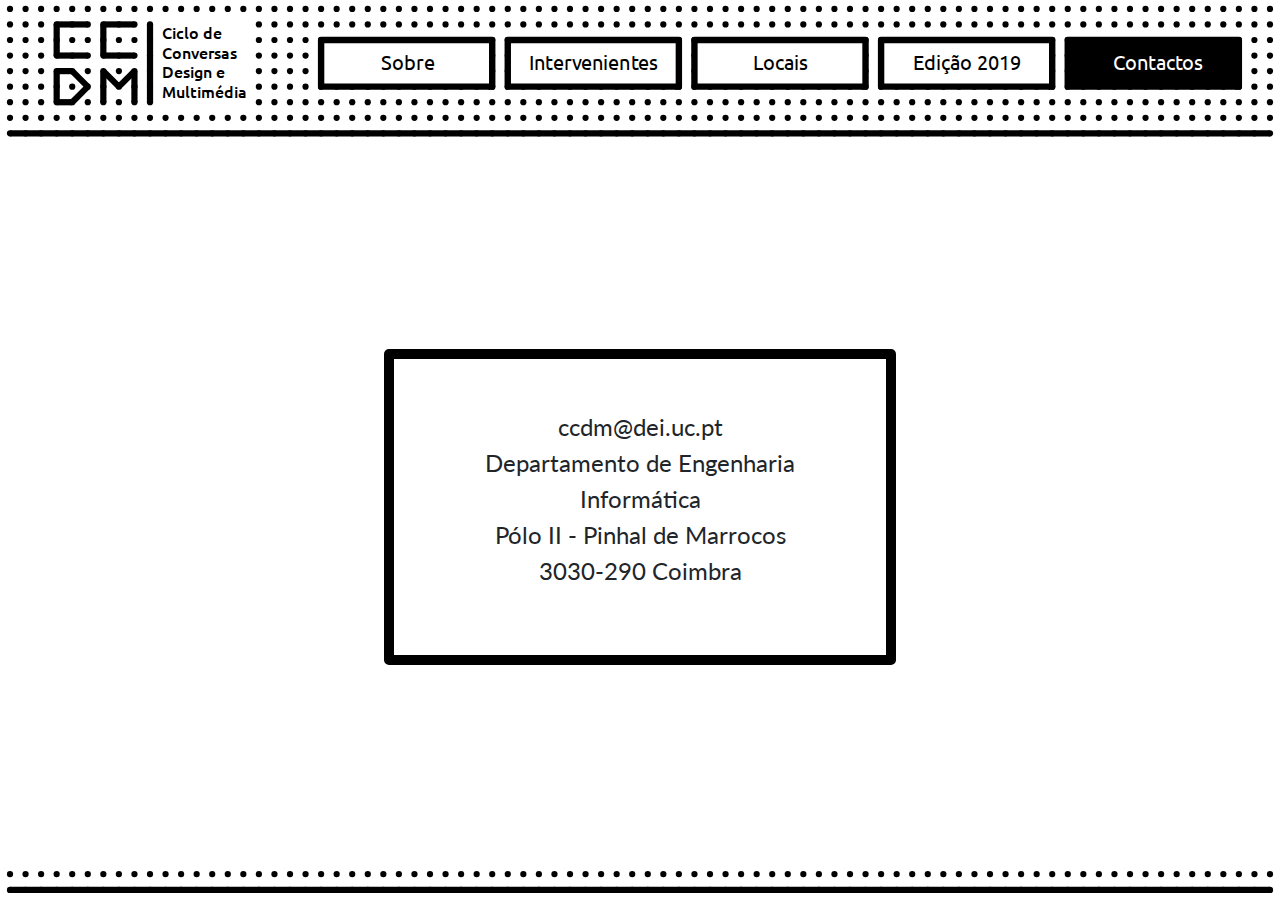
<file: contactos.html>
<!DOCTYPE html>
<html lang="en">
<head>
    <meta charset="UTF-8">
    <meta name="viewport" content="width=device-width, initial-scale=1.0">
    <title>Contactos - CCDM</title>
    <link rel="stylesheet" href="https://maxcdn.bootstrapcdn.com/bootstrap/4.0.0/css/bootstrap.min.css" integrity="sha384-Gn5384xqQ1aoWXA+058RXPxPg6fy4IWvTNh0E263XmFcJlSAwiGgFAW/dAiS6JXm" crossorigin="anonymous">
    <link rel="stylesheet" href="css/geral.css" type="text/css">
    <link rel="stylesheet" href="css/contactos.css" type="text/css">
    <link href="https://fonts.googleapis.com/css?family=Lato|Ubuntu&display=swap" rel="stylesheet">
    <link rel="icon" href="media/ccdm_logo_small.png">
    <link rel="icon" href="media/ccdm_logo_small.svg">
</head>
<body>
<header>
    <nav id="nav-large">
        <svg id="collapsed" data-name="Layer 1" xmlns="http://www.w3.org/2000/svg" viewBox="0 0 1440 160"><defs><style>.cls-1{fill:#fff;}.cls-2{fill:none;stroke:#000;stroke-miterlimit:10;stroke-width:7px;}.cls-3,.cls-8,.cls-9{font-size:22px;font-family:Ubuntu;}.cls-4{letter-spacing:-0.01em;}.cls-5{letter-spacing:0em;}.cls-6{letter-spacing:0.02em;}.cls-7{letter-spacing:-0.01em;}.cls-8{letter-spacing:-0.01em;}.cls-9{letter-spacing:-0.02em;}.cls-10{letter-spacing:0em;}.cls-11{letter-spacing:-0.01em;}.cls-12{font-size:17.82px;font-family:Ubuntu-Medium, Ubuntu;font-weight:500;}.cls-13{letter-spacing:-0.02em;}.cls-14{letter-spacing:-0.03em;}.cls-15{letter-spacing:-0.02em;}.cls-16{letter-spacing:0em;}.cls-17{letter-spacing:0em;}.cls-18{letter-spacing:-0.01em;}</style></defs><title></title><rect class="cls-1" width="1440" height="160"/><circle cx="11.25" cy="10" r="3.5"/><circle cx="11.25" cy="27.5" r="3.5"/><circle cx="11.25" cy="45" r="3.5"/><circle cx="11.25" cy="62.5" r="3.5"/><circle cx="11.25" cy="80" r="3.5"/><circle cx="11.25" cy="97.5" r="3.5"/><circle cx="11.25" cy="115" r="3.5"/><circle cx="11.25" cy="132.5" r="3.5"/><circle cx="11.25" cy="150" r="3.5"/><circle cx="28.75" cy="10" r="3.5"/><circle cx="28.75" cy="27.5" r="3.5"/><circle cx="28.75" cy="45" r="3.5"/><circle cx="28.75" cy="62.5" r="3.5"/><circle cx="28.75" cy="80" r="3.5"/><circle cx="28.75" cy="97.5" r="3.5"/><circle cx="28.75" cy="115" r="3.5"/><circle cx="28.75" cy="132.5" r="3.5"/><circle cx="28.75" cy="150" r="3.5"/><circle cx="46.25" cy="10" r="3.5"/><circle cx="46.25" cy="27.5" r="3.5"/><circle cx="46.25" cy="45" r="3.5"/><circle cx="46.25" cy="62.5" r="3.5"/><circle cx="46.25" cy="80" r="3.5"/><circle cx="46.25" cy="97.5" r="3.5"/><circle cx="46.25" cy="115" r="3.5"/><circle cx="46.25" cy="132.5" r="3.5"/><circle cx="46.25" cy="150" r="3.5"/><circle cx="63.75" cy="10" r="3.5"/><circle cx="63.75" cy="132.5" r="3.5"/><circle cx="63.75" cy="150" r="3.5"/><circle cx="81.25" cy="10" r="3.5"/><circle cx="81.25" cy="132.5" r="3.5"/><circle cx="81.25" cy="150" r="3.5"/><circle cx="98.75" cy="10" r="3.5"/><circle cx="98.75" cy="132.5" r="3.5"/><circle cx="98.75" cy="150" r="3.5"/><circle cx="116.25" cy="10" r="3.5"/><circle cx="116.25" cy="132.5" r="3.5"/><circle cx="116.25" cy="150" r="3.5"/><circle cx="133.75" cy="10" r="3.5"/><circle cx="133.75" cy="132.5" r="3.5"/><circle cx="133.75" cy="150" r="3.5"/><circle cx="151.25" cy="10" r="3.5"/><circle cx="151.25" cy="132.5" r="3.5"/><circle cx="151.25" cy="150" r="3.5"/><circle cx="168.75" cy="10" r="3.5"/><circle cx="168.75" cy="132.5" r="3.5"/><circle cx="168.75" cy="150" r="3.5"/><circle cx="186.25" cy="10" r="3.5"/><circle cx="186.25" cy="132.5" r="3.5"/><circle cx="186.25" cy="150" r="3.5"/><circle cx="203.75" cy="10" r="3.5"/><circle cx="203.75" cy="132.5" r="3.5"/><circle cx="203.75" cy="150" r="3.5"/><circle cx="221.25" cy="10" r="3.5"/><circle cx="221.25" cy="132.5" r="3.5"/><circle cx="221.25" cy="150" r="3.5"/><circle cx="238.75" cy="10" r="3.5"/><circle cx="238.75" cy="132.5" r="3.5"/><circle cx="238.75" cy="150" r="3.5"/><circle cx="256.25" cy="10" r="3.5"/><circle cx="256.25" cy="132.5" r="3.5"/><circle cx="256.25" cy="150" r="3.5"/><circle cx="273.75" cy="10" r="3.5"/><circle cx="273.75" cy="132.5" r="3.5"/><circle cx="273.75" cy="150" r="3.5"/><circle cx="291.25" cy="10" r="3.5"/><circle cx="291.25" cy="132.5" r="3.5"/><circle cx="291.25" cy="150" r="3.5"/><circle cx="308.75" cy="10" r="3.5"/><circle cx="308.75" cy="27.5" r="3.5"/><circle cx="308.75" cy="45" r="3.5"/><circle cx="308.75" cy="62.5" r="3.5"/><circle cx="308.75" cy="80" r="3.5"/><circle cx="308.75" cy="97.5" r="3.5"/><circle cx="308.75" cy="115" r="3.5"/><circle cx="308.75" cy="132.5" r="3.5"/><circle cx="308.75" cy="150" r="3.5"/><circle cx="326.25" cy="10" r="3.5"/><circle cx="326.25" cy="27.5" r="3.5"/><circle cx="326.25" cy="45" r="3.5"/><circle cx="326.25" cy="62.5" r="3.5"/><circle cx="326.25" cy="80" r="3.5"/><circle cx="326.25" cy="97.5" r="3.5"/><circle cx="326.25" cy="115" r="3.5"/><circle cx="326.25" cy="132.5" r="3.5"/><circle cx="326.25" cy="150" r="3.5"/><circle cx="343.75" cy="10" r="3.5"/><circle cx="343.75" cy="27.5" r="3.5"/><circle cx="343.75" cy="45" r="3.5"/><circle cx="343.75" cy="62.5" r="3.5"/><circle cx="343.75" cy="80" r="3.5"/><circle cx="343.75" cy="97.5" r="3.5"/><circle cx="343.75" cy="115" r="3.5"/><circle cx="343.75" cy="132.5" r="3.5"/><circle cx="343.75" cy="150" r="3.5"/><circle cx="361.25" cy="10" r="3.5"/><circle cx="361.25" cy="27.5" r="3.5"/><circle cx="361.25" cy="45" r="3.5"/><circle cx="361.25" cy="62.5" r="3.5"/><circle cx="361.25" cy="80" r="3.5"/><circle cx="361.25" cy="97.5" r="3.5"/><circle cx="361.25" cy="115" r="3.5"/><circle cx="361.25" cy="132.5" r="3.5"/><circle cx="361.25" cy="150" r="3.5"/><circle cx="378.75" cy="10" r="3.5"/><circle cx="378.75" cy="27.5" r="3.5"/><circle cx="378.75" cy="45" r="3.5"/><circle cx="378.75" cy="62.5" r="3.5"/><circle cx="378.75" cy="80" r="3.5"/><circle cx="378.75" cy="97.5" r="3.5"/><circle cx="378.75" cy="115" r="3.5"/><circle cx="378.75" cy="132.5" r="3.5"/><circle cx="378.75" cy="150" r="3.5"/><circle cx="396.25" cy="10" r="3.5"/><circle cx="396.25" cy="27.5" r="3.5"/><circle cx="396.25" cy="45" r="3.5"/><circle cx="396.25" cy="62.5" r="3.5"/><circle cx="396.25" cy="80" r="3.5"/><circle cx="396.25" cy="97.5" r="3.5"/><circle cx="396.25" cy="115" r="3.5"/><circle cx="396.25" cy="132.5" r="3.5"/><circle cx="396.25" cy="150" r="3.5"/><circle cx="413.75" cy="10" r="3.5"/><circle cx="413.75" cy="27.5" r="3.5"/><circle cx="413.75" cy="45" r="3.5"/><circle cx="413.75" cy="62.5" r="3.5"/><circle cx="413.75" cy="80" r="3.5"/><circle cx="413.75" cy="97.5" r="3.5"/><circle cx="413.75" cy="115" r="3.5"/><circle cx="413.75" cy="132.5" r="3.5"/><circle cx="413.75" cy="150" r="3.5"/><circle cx="431.25" cy="10" r="3.5"/><circle cx="431.25" cy="27.5" r="3.5"/><circle cx="431.25" cy="45" r="3.5"/><circle cx="431.25" cy="62.5" r="3.5"/><circle cx="431.25" cy="80" r="3.5"/><circle cx="431.25" cy="97.5" r="3.5"/><circle cx="431.25" cy="115" r="3.5"/><circle cx="431.25" cy="132.5" r="3.5"/><circle cx="431.25" cy="150" r="3.5"/><circle cx="448.75" cy="10" r="3.5"/><circle cx="448.75" cy="27.5" r="3.5"/><circle cx="448.75" cy="45" r="3.5"/><circle cx="448.75" cy="62.5" r="3.5"/><circle cx="448.75" cy="80" r="3.5"/><circle cx="448.75" cy="97.5" r="3.5"/><circle cx="448.75" cy="115" r="3.5"/><circle cx="448.75" cy="132.5" r="3.5"/><circle cx="448.75" cy="150" r="3.5"/><circle cx="466.25" cy="10" r="3.5"/><circle cx="466.25" cy="27.5" r="3.5"/><circle cx="466.25" cy="45" r="3.5"/><circle cx="466.25" cy="62.5" r="3.5"/><circle cx="466.25" cy="80" r="3.5"/><circle cx="466.25" cy="97.5" r="3.5"/><circle cx="466.25" cy="115" r="3.5"/><circle cx="466.25" cy="132.5" r="3.5"/><circle cx="466.25" cy="150" r="3.5"/><circle cx="483.75" cy="10" r="3.5"/><circle cx="483.75" cy="27.5" r="3.5"/><circle cx="483.75" cy="45" r="3.5"/><circle cx="483.75" cy="62.5" r="3.5"/><circle cx="483.75" cy="80" r="3.5"/><circle cx="483.75" cy="97.5" r="3.5"/><circle cx="483.75" cy="115" r="3.5"/><circle cx="483.75" cy="132.5" r="3.5"/><circle cx="483.75" cy="150" r="3.5"/><circle cx="501.25" cy="10" r="3.5"/><circle cx="501.25" cy="27.5" r="3.5"/><circle cx="501.25" cy="45" r="3.5"/><circle cx="501.25" cy="62.5" r="3.5"/><circle cx="501.25" cy="80" r="3.5"/><circle cx="501.25" cy="97.5" r="3.5"/><circle cx="501.25" cy="115" r="3.5"/><circle cx="501.25" cy="132.5" r="3.5"/><circle cx="501.25" cy="150" r="3.5"/><circle cx="518.75" cy="10" r="3.5"/><circle cx="518.75" cy="27.5" r="3.5"/><circle cx="518.75" cy="45" r="3.5"/><circle cx="518.75" cy="62.5" r="3.5"/><circle cx="518.75" cy="80" r="3.5"/><circle cx="518.75" cy="97.5" r="3.5"/><circle cx="518.75" cy="115" r="3.5"/><circle cx="518.75" cy="132.5" r="3.5"/><circle cx="518.75" cy="150" r="3.5"/><circle cx="536.25" cy="10" r="3.5"/><circle cx="536.25" cy="27.5" r="3.5"/><circle cx="536.25" cy="45" r="3.5"/><circle cx="536.25" cy="62.5" r="3.5"/><circle cx="536.25" cy="80" r="3.5"/><circle cx="536.25" cy="97.5" r="3.5"/><circle cx="536.25" cy="115" r="3.5"/><circle cx="536.25" cy="132.5" r="3.5"/><circle cx="536.25" cy="150" r="3.5"/><circle cx="553.75" cy="10" r="3.5"/><circle cx="553.75" cy="27.5" r="3.5"/><circle cx="553.75" cy="45" r="3.5"/><circle cx="553.75" cy="62.5" r="3.5"/><circle cx="553.75" cy="80" r="3.5"/><circle cx="553.75" cy="97.5" r="3.5"/><circle cx="553.75" cy="115" r="3.5"/><circle cx="553.75" cy="132.5" r="3.5"/><circle cx="553.75" cy="150" r="3.5"/><circle cx="571.25" cy="10" r="3.5"/><circle cx="571.25" cy="27.5" r="3.5"/><circle cx="571.25" cy="45" r="3.5"/><circle cx="571.25" cy="62.5" r="3.5"/><circle cx="571.25" cy="80" r="3.5"/><circle cx="571.25" cy="97.5" r="3.5"/><circle cx="571.25" cy="115" r="3.5"/><circle cx="571.25" cy="132.5" r="3.5"/><circle cx="571.25" cy="150" r="3.5"/><circle cx="588.75" cy="10" r="3.5"/><circle cx="588.75" cy="27.5" r="3.5"/><circle cx="588.75" cy="45" r="3.5"/><circle cx="588.75" cy="62.5" r="3.5"/><circle cx="588.75" cy="80" r="3.5"/><circle cx="588.75" cy="97.5" r="3.5"/><circle cx="588.75" cy="115" r="3.5"/><circle cx="588.75" cy="132.5" r="3.5"/><circle cx="588.75" cy="150" r="3.5"/><circle cx="606.25" cy="10" r="3.5"/><circle cx="606.25" cy="27.5" r="3.5"/><circle cx="606.25" cy="45" r="3.5"/><circle cx="606.25" cy="62.5" r="3.5"/><circle cx="606.25" cy="80" r="3.5"/><circle cx="606.25" cy="97.5" r="3.5"/><circle cx="606.25" cy="115" r="3.5"/><circle cx="606.25" cy="132.5" r="3.5"/><circle cx="606.25" cy="150" r="3.5"/><circle cx="623.75" cy="10" r="3.5"/><circle cx="623.75" cy="27.5" r="3.5"/><circle cx="623.75" cy="45" r="3.5"/><circle cx="623.75" cy="62.5" r="3.5"/><circle cx="623.75" cy="80" r="3.5"/><circle cx="623.75" cy="97.5" r="3.5"/><circle cx="623.75" cy="115" r="3.5"/><circle cx="623.75" cy="132.5" r="3.5"/><circle cx="623.75" cy="150" r="3.5"/><circle cx="641.25" cy="10" r="3.5"/><circle cx="641.25" cy="27.5" r="3.5"/><circle cx="641.25" cy="45" r="3.5"/><circle cx="641.25" cy="62.5" r="3.5"/><circle cx="641.25" cy="80" r="3.5"/><circle cx="641.25" cy="97.5" r="3.5"/><circle cx="641.25" cy="115" r="3.5"/><circle cx="641.25" cy="132.5" r="3.5"/><circle cx="641.25" cy="150" r="3.5"/><circle cx="658.75" cy="10" r="3.5"/><circle cx="658.75" cy="27.5" r="3.5"/><circle cx="658.75" cy="45" r="3.5"/><circle cx="658.75" cy="62.5" r="3.5"/><circle cx="658.75" cy="80" r="3.5"/><circle cx="658.75" cy="97.5" r="3.5"/><circle cx="658.75" cy="115" r="3.5"/><circle cx="658.75" cy="132.5" r="3.5"/><circle cx="658.75" cy="150" r="3.5"/><circle cx="676.25" cy="10" r="3.5"/><circle cx="676.25" cy="27.5" r="3.5"/><circle cx="676.25" cy="45" r="3.5"/><circle cx="676.25" cy="62.5" r="3.5"/><circle cx="676.25" cy="80" r="3.5"/><circle cx="676.25" cy="97.5" r="3.5"/><circle cx="676.25" cy="115" r="3.5"/><circle cx="676.25" cy="132.5" r="3.5"/><circle cx="676.25" cy="150" r="3.5"/><circle cx="693.75" cy="10" r="3.5"/><circle cx="693.75" cy="27.5" r="3.5"/><circle cx="693.75" cy="45" r="3.5"/><circle cx="693.75" cy="62.5" r="3.5"/><circle cx="693.75" cy="80" r="3.5"/><circle cx="693.75" cy="97.5" r="3.5"/><circle cx="693.75" cy="115" r="3.5"/><circle cx="693.75" cy="132.5" r="3.5"/><circle cx="693.75" cy="150" r="3.5"/><circle cx="711.25" cy="10" r="3.5"/><circle cx="711.25" cy="27.5" r="3.5"/><circle cx="711.25" cy="45" r="3.5"/><circle cx="711.25" cy="62.5" r="3.5"/><circle cx="711.25" cy="80" r="3.5"/><circle cx="711.25" cy="97.5" r="3.5"/><circle cx="711.25" cy="115" r="3.5"/><circle cx="711.25" cy="132.5" r="3.5"/><circle cx="711.25" cy="150" r="3.5"/><circle cx="728.75" cy="10" r="3.5"/><circle cx="728.75" cy="27.5" r="3.5"/><circle cx="728.75" cy="45" r="3.5"/><circle cx="728.75" cy="62.5" r="3.5"/><circle cx="728.75" cy="80" r="3.5"/><circle cx="728.75" cy="97.5" r="3.5"/><circle cx="728.75" cy="115" r="3.5"/><circle cx="728.75" cy="132.5" r="3.5"/><circle cx="728.75" cy="150" r="3.5"/><circle cx="746.25" cy="10" r="3.5"/><circle cx="746.25" cy="27.5" r="3.5"/><circle cx="746.25" cy="45" r="3.5"/><circle cx="746.25" cy="62.5" r="3.5"/><circle cx="746.25" cy="80" r="3.5"/><circle cx="746.25" cy="97.5" r="3.5"/><circle cx="746.25" cy="115" r="3.5"/><circle cx="746.25" cy="132.5" r="3.5"/><circle cx="746.25" cy="150" r="3.5"/><circle cx="763.75" cy="10" r="3.5"/><circle cx="763.75" cy="27.5" r="3.5"/><circle cx="763.75" cy="45" r="3.5"/><circle cx="763.75" cy="62.5" r="3.5"/><circle cx="763.75" cy="80" r="3.5"/><circle cx="763.75" cy="97.5" r="3.5"/><circle cx="763.75" cy="115" r="3.5"/><circle cx="763.75" cy="132.5" r="3.5"/><circle cx="763.75" cy="150" r="3.5"/><circle cx="781.25" cy="10" r="3.5"/><circle cx="781.25" cy="27.5" r="3.5"/><circle cx="781.25" cy="45" r="3.5"/><circle cx="781.25" cy="62.5" r="3.5"/><circle cx="781.25" cy="80" r="3.5"/><circle cx="781.25" cy="97.5" r="3.5"/><circle cx="781.25" cy="115" r="3.5"/><circle cx="781.25" cy="132.5" r="3.5"/><circle cx="781.25" cy="150" r="3.5"/><circle cx="798.75" cy="10" r="3.5"/><circle cx="798.75" cy="27.5" r="3.5"/><circle cx="798.75" cy="45" r="3.5"/><circle cx="798.75" cy="62.5" r="3.5"/><circle cx="798.75" cy="80" r="3.5"/><circle cx="798.75" cy="97.5" r="3.5"/><circle cx="798.75" cy="115" r="3.5"/><circle cx="798.75" cy="132.5" r="3.5"/><circle cx="798.75" cy="150" r="3.5"/><circle cx="816.25" cy="10" r="3.5"/><circle cx="816.25" cy="27.5" r="3.5"/><circle cx="816.25" cy="45" r="3.5"/><circle cx="816.25" cy="62.5" r="3.5"/><circle cx="816.25" cy="80" r="3.5"/><circle cx="816.25" cy="97.5" r="3.5"/><circle cx="816.25" cy="115" r="3.5"/><circle cx="816.25" cy="132.5" r="3.5"/><circle cx="816.25" cy="150" r="3.5"/><circle cx="833.75" cy="10" r="3.5"/><circle cx="833.75" cy="27.5" r="3.5"/><circle cx="833.75" cy="45" r="3.5"/><circle cx="833.75" cy="62.5" r="3.5"/><circle cx="833.75" cy="80" r="3.5"/><circle cx="833.75" cy="97.5" r="3.5"/><circle cx="833.75" cy="115" r="3.5"/><circle cx="833.75" cy="132.5" r="3.5"/><circle cx="833.75" cy="150" r="3.5"/><circle cx="851.25" cy="10" r="3.5"/><circle cx="851.25" cy="27.5" r="3.5"/><circle cx="851.25" cy="45" r="3.5"/><circle cx="851.25" cy="62.5" r="3.5"/><circle cx="851.25" cy="80" r="3.5"/><circle cx="851.25" cy="97.5" r="3.5"/><circle cx="851.25" cy="115" r="3.5"/><circle cx="851.25" cy="132.5" r="3.5"/><circle cx="851.25" cy="150" r="3.5"/><circle cx="868.75" cy="10" r="3.5"/><circle cx="868.75" cy="27.5" r="3.5"/><circle cx="868.75" cy="45" r="3.5"/><circle cx="868.75" cy="62.5" r="3.5"/><circle cx="868.75" cy="80" r="3.5"/><circle cx="868.75" cy="97.5" r="3.5"/><circle cx="868.75" cy="115" r="3.5"/><circle cx="868.75" cy="132.5" r="3.5"/><circle cx="868.75" cy="150" r="3.5"/><circle cx="886.25" cy="10" r="3.5"/><circle cx="886.25" cy="27.5" r="3.5"/><circle cx="886.25" cy="45" r="3.5"/><circle cx="886.25" cy="62.5" r="3.5"/><circle cx="886.25" cy="80" r="3.5"/><circle cx="886.25" cy="97.5" r="3.5"/><circle cx="886.25" cy="115" r="3.5"/><circle cx="886.25" cy="132.5" r="3.5"/><circle cx="886.25" cy="150" r="3.5"/><circle cx="903.75" cy="10" r="3.5"/><circle cx="903.75" cy="27.5" r="3.5"/><circle cx="903.75" cy="45" r="3.5"/><circle cx="903.75" cy="62.5" r="3.5"/><circle cx="903.75" cy="80" r="3.5"/><circle cx="903.75" cy="97.5" r="3.5"/><circle cx="903.75" cy="115" r="3.5"/><circle cx="903.75" cy="132.5" r="3.5"/><circle cx="903.75" cy="150" r="3.5"/><circle cx="921.25" cy="10" r="3.5"/><circle cx="921.25" cy="27.5" r="3.5"/><circle cx="921.25" cy="45" r="3.5"/><circle cx="921.25" cy="62.5" r="3.5"/><circle cx="921.25" cy="80" r="3.5"/><circle cx="921.25" cy="97.5" r="3.5"/><circle cx="921.25" cy="115" r="3.5"/><circle cx="921.25" cy="132.5" r="3.5"/><circle cx="921.25" cy="150" r="3.5"/><circle cx="938.75" cy="10" r="3.5"/><circle cx="938.75" cy="27.5" r="3.5"/><circle cx="938.75" cy="45" r="3.5"/><circle cx="938.75" cy="62.5" r="3.5"/><circle cx="938.75" cy="80" r="3.5"/><circle cx="938.75" cy="97.5" r="3.5"/><circle cx="938.75" cy="115" r="3.5"/><circle cx="938.75" cy="132.5" r="3.5"/><circle cx="938.75" cy="150" r="3.5"/><circle cx="956.25" cy="10" r="3.5"/><circle cx="956.25" cy="27.5" r="3.5"/><circle cx="956.25" cy="45" r="3.5"/><circle cx="956.25" cy="62.5" r="3.5"/><circle cx="956.25" cy="80" r="3.5"/><circle cx="956.25" cy="97.5" r="3.5"/><circle cx="956.25" cy="115" r="3.5"/><circle cx="956.25" cy="132.5" r="3.5"/><circle cx="956.25" cy="150" r="3.5"/><circle cx="973.75" cy="10" r="3.5"/><circle cx="973.75" cy="27.5" r="3.5"/><circle cx="973.75" cy="45" r="3.5"/><circle cx="973.75" cy="62.5" r="3.5"/><circle cx="973.75" cy="80" r="3.5"/><circle cx="973.75" cy="97.5" r="3.5"/><circle cx="973.75" cy="115" r="3.5"/><circle cx="973.75" cy="132.5" r="3.5"/><circle cx="973.75" cy="150" r="3.5"/><circle cx="991.25" cy="10" r="3.5"/><circle cx="991.25" cy="27.5" r="3.5"/><circle cx="991.25" cy="45" r="3.5"/><circle cx="991.25" cy="62.5" r="3.5"/><circle cx="991.25" cy="80" r="3.5"/><circle cx="991.25" cy="97.5" r="3.5"/><circle cx="991.25" cy="115" r="3.5"/><circle cx="991.25" cy="132.5" r="3.5"/><circle cx="991.25" cy="150" r="3.5"/><circle cx="1008.75" cy="10" r="3.5"/><circle cx="1008.75" cy="27.5" r="3.5"/><circle cx="1008.75" cy="45" r="3.5"/><circle cx="1008.75" cy="62.5" r="3.5"/><circle cx="1008.75" cy="80" r="3.5"/><circle cx="1008.75" cy="97.5" r="3.5"/><circle cx="1008.75" cy="115" r="3.5"/><circle cx="1008.75" cy="132.5" r="3.5"/><circle cx="1008.75" cy="150" r="3.5"/><circle cx="1026.25" cy="10" r="3.5"/><circle cx="1026.25" cy="27.5" r="3.5"/><circle cx="1026.25" cy="45" r="3.5"/><circle cx="1026.25" cy="62.5" r="3.5"/><circle cx="1026.25" cy="80" r="3.5"/><circle cx="1026.25" cy="97.5" r="3.5"/><circle cx="1026.25" cy="115" r="3.5"/><circle cx="1026.25" cy="132.5" r="3.5"/><circle cx="1026.25" cy="150" r="3.5"/><circle cx="1043.75" cy="10" r="3.5"/><circle cx="1043.75" cy="27.5" r="3.5"/><circle cx="1043.75" cy="45" r="3.5"/><circle cx="1043.75" cy="62.5" r="3.5"/><circle cx="1043.75" cy="80" r="3.5"/><circle cx="1043.75" cy="97.5" r="3.5"/><circle cx="1043.75" cy="115" r="3.5"/><circle cx="1043.75" cy="132.5" r="3.5"/><circle cx="1043.75" cy="150" r="3.5"/><circle cx="1061.25" cy="10" r="3.5"/><circle cx="1061.25" cy="27.5" r="3.5"/><circle cx="1061.25" cy="45" r="3.5"/><circle cx="1061.25" cy="62.5" r="3.5"/><circle cx="1061.25" cy="80" r="3.5"/><circle cx="1061.25" cy="97.5" r="3.5"/><circle cx="1061.25" cy="115" r="3.5"/><circle cx="1061.25" cy="132.5" r="3.5"/><circle cx="1061.25" cy="150" r="3.5"/><circle cx="1078.75" cy="10" r="3.5"/><circle cx="1078.75" cy="27.5" r="3.5"/><circle cx="1078.75" cy="45" r="3.5"/><circle cx="1078.75" cy="62.5" r="3.5"/><circle cx="1078.75" cy="80" r="3.5"/><circle cx="1078.75" cy="97.5" r="3.5"/><circle cx="1078.75" cy="115" r="3.5"/><circle cx="1078.75" cy="132.5" r="3.5"/><circle cx="1078.75" cy="150" r="3.5"/><circle cx="1096.25" cy="10" r="3.5"/><circle cx="1096.25" cy="27.5" r="3.5"/><circle cx="1096.25" cy="45" r="3.5"/><circle cx="1096.25" cy="62.5" r="3.5"/><circle cx="1096.25" cy="80" r="3.5"/><circle cx="1096.25" cy="97.5" r="3.5"/><circle cx="1096.25" cy="115" r="3.5"/><circle cx="1096.25" cy="132.5" r="3.5"/><circle cx="1096.25" cy="150" r="3.5"/><circle cx="1113.75" cy="10" r="3.5"/><circle cx="1113.75" cy="27.5" r="3.5"/><circle cx="1113.75" cy="45" r="3.5"/><circle cx="1113.75" cy="62.5" r="3.5"/><circle cx="1113.75" cy="80" r="3.5"/><circle cx="1113.75" cy="97.5" r="3.5"/><circle cx="1113.75" cy="115" r="3.5"/><circle cx="1113.75" cy="132.5" r="3.5"/><circle cx="1113.75" cy="150" r="3.5"/><circle cx="1131.25" cy="10" r="3.5"/><circle cx="1131.25" cy="27.5" r="3.5"/><circle cx="1131.25" cy="45" r="3.5"/><circle cx="1131.25" cy="62.5" r="3.5"/><circle cx="1131.25" cy="80" r="3.5"/><circle cx="1131.25" cy="97.5" r="3.5"/><circle cx="1131.25" cy="115" r="3.5"/><circle cx="1131.25" cy="132.5" r="3.5"/><circle cx="1131.25" cy="150" r="3.5"/><circle cx="1148.75" cy="10" r="3.5"/><circle cx="1148.75" cy="27.5" r="3.5"/><circle cx="1148.75" cy="45" r="3.5"/><circle cx="1148.75" cy="62.5" r="3.5"/><circle cx="1148.75" cy="80" r="3.5"/><circle cx="1148.75" cy="97.5" r="3.5"/><circle cx="1148.75" cy="115" r="3.5"/><circle cx="1148.75" cy="132.5" r="3.5"/><circle cx="1148.75" cy="150" r="3.5"/><circle cx="1166.25" cy="10" r="3.5"/><circle cx="1166.25" cy="27.5" r="3.5"/><circle cx="1166.25" cy="45" r="3.5"/><circle cx="1166.25" cy="62.5" r="3.5"/><circle cx="1166.25" cy="80" r="3.5"/><circle cx="1166.25" cy="97.5" r="3.5"/><circle cx="1166.25" cy="115" r="3.5"/><circle cx="1166.25" cy="132.5" r="3.5"/><circle cx="1166.25" cy="150" r="3.5"/><circle cx="1183.75" cy="10" r="3.5"/><circle cx="1183.75" cy="27.5" r="3.5"/><circle cx="1183.75" cy="45" r="3.5"/><circle cx="1183.75" cy="62.5" r="3.5"/><circle cx="1183.75" cy="80" r="3.5"/><circle cx="1183.75" cy="97.5" r="3.5"/><circle cx="1183.75" cy="115" r="3.5"/><circle cx="1183.75" cy="132.5" r="3.5"/><circle cx="1183.75" cy="150" r="3.5"/><circle cx="1201.25" cy="10" r="3.5"/><circle cx="1201.25" cy="27.5" r="3.5"/><circle cx="1201.25" cy="45" r="3.5"/><circle cx="1201.25" cy="62.5" r="3.5"/><circle cx="1201.25" cy="80" r="3.5"/><circle cx="1201.25" cy="97.5" r="3.5"/><circle cx="1201.25" cy="115" r="3.5"/><circle cx="1201.25" cy="132.5" r="3.5"/><circle cx="1201.25" cy="150" r="3.5"/><circle cx="1218.75" cy="10" r="3.5"/><circle cx="1218.75" cy="27.5" r="3.5"/><circle cx="1218.75" cy="45" r="3.5"/><circle cx="1218.75" cy="62.5" r="3.5"/><circle cx="1218.75" cy="80" r="3.5"/><circle cx="1218.75" cy="97.5" r="3.5"/><circle cx="1218.75" cy="115" r="3.5"/><circle cx="1218.75" cy="132.5" r="3.5"/><circle cx="1218.75" cy="150" r="3.5"/><circle cx="1236.25" cy="10" r="3.5"/><circle cx="1236.25" cy="27.5" r="3.5"/><circle cx="1236.25" cy="45" r="3.5"/><circle cx="1236.25" cy="62.5" r="3.5"/><circle cx="1236.25" cy="80" r="3.5"/><circle cx="1236.25" cy="97.5" r="3.5"/><circle cx="1236.25" cy="115" r="3.5"/><circle cx="1236.25" cy="132.5" r="3.5"/><circle cx="1236.25" cy="150" r="3.5"/><circle cx="1253.75" cy="10" r="3.5"/><circle cx="1253.75" cy="27.5" r="3.5"/><circle cx="1253.75" cy="45" r="3.5"/><circle cx="1253.75" cy="62.5" r="3.5"/><circle cx="1253.75" cy="80" r="3.5"/><circle cx="1253.75" cy="97.5" r="3.5"/><circle cx="1253.75" cy="115" r="3.5"/><circle cx="1253.75" cy="132.5" r="3.5"/><circle cx="1253.75" cy="150" r="3.5"/><circle cx="1271.25" cy="10" r="3.5"/><circle cx="1271.25" cy="27.5" r="3.5"/><circle cx="1271.25" cy="45" r="3.5"/><circle cx="1271.25" cy="62.5" r="3.5"/><circle cx="1271.25" cy="80" r="3.5"/><circle cx="1271.25" cy="97.5" r="3.5"/><circle cx="1271.25" cy="115" r="3.5"/><circle cx="1271.25" cy="132.5" r="3.5"/><circle cx="1271.25" cy="150" r="3.5"/><circle cx="1288.75" cy="10" r="3.5"/><circle cx="1288.75" cy="27.5" r="3.5"/><circle cx="1288.75" cy="45" r="3.5"/><circle cx="1288.75" cy="62.5" r="3.5"/><circle cx="1288.75" cy="80" r="3.5"/><circle cx="1288.75" cy="97.5" r="3.5"/><circle cx="1288.75" cy="115" r="3.5"/><circle cx="1288.75" cy="132.5" r="3.5"/><circle cx="1288.75" cy="150" r="3.5"/><circle cx="1306.25" cy="10" r="3.5"/><circle cx="1306.25" cy="27.5" r="3.5"/><circle cx="1306.25" cy="45" r="3.5"/><circle cx="1306.25" cy="62.5" r="3.5"/><circle cx="1306.25" cy="80" r="3.5"/><circle cx="1306.25" cy="97.5" r="3.5"/><circle cx="1306.25" cy="115" r="3.5"/><circle cx="1306.25" cy="132.5" r="3.5"/><circle cx="1306.25" cy="150" r="3.5"/><circle cx="1323.75" cy="10" r="3.5"/><circle cx="1323.75" cy="27.5" r="3.5"/><circle cx="1323.75" cy="45" r="3.5"/><circle cx="1323.75" cy="62.5" r="3.5"/><circle cx="1323.75" cy="80" r="3.5"/><circle cx="1323.75" cy="97.5" r="3.5"/><circle cx="1323.75" cy="115" r="3.5"/><circle cx="1323.75" cy="132.5" r="3.5"/><circle cx="1323.75" cy="150" r="3.5"/><circle cx="1341.25" cy="10" r="3.5"/><circle cx="1341.25" cy="27.5" r="3.5"/><circle cx="1341.25" cy="45" r="3.5"/><circle cx="1341.25" cy="62.5" r="3.5"/><circle cx="1341.25" cy="80" r="3.5"/><circle cx="1341.25" cy="97.5" r="3.5"/><circle cx="1341.25" cy="115" r="3.5"/><circle cx="1341.25" cy="132.5" r="3.5"/><circle cx="1341.25" cy="150" r="3.5"/><circle cx="1358.75" cy="10" r="3.5"/><circle cx="1358.75" cy="27.5" r="3.5"/><circle cx="1358.75" cy="45" r="3.5"/><circle cx="1358.75" cy="62.5" r="3.5"/><circle cx="1358.75" cy="80" r="3.5"/><circle cx="1358.75" cy="97.5" r="3.5"/><circle cx="1358.75" cy="115" r="3.5"/><circle cx="1358.75" cy="132.5" r="3.5"/><circle cx="1358.75" cy="150" r="3.5"/><circle cx="1376.25" cy="10" r="3.5"/><circle cx="1376.25" cy="27.5" r="3.5"/><circle cx="1376.25" cy="45" r="3.5"/><circle cx="1376.25" cy="62.5" r="3.5"/><circle cx="1376.25" cy="80" r="3.5"/><circle cx="1376.25" cy="97.5" r="3.5"/><circle cx="1376.25" cy="115" r="3.5"/><circle cx="1376.25" cy="132.5" r="3.5"/><circle cx="1376.25" cy="150" r="3.5"/><circle cx="1393.75" cy="10" r="3.5"/><circle cx="1393.75" cy="27.5" r="3.5"/><circle cx="1393.75" cy="45" r="3.5"/><circle cx="1393.75" cy="62.5" r="3.5"/><circle cx="1393.75" cy="80" r="3.5"/><circle cx="1393.75" cy="97.5" r="3.5"/><circle cx="1393.75" cy="115" r="3.5"/><circle cx="1393.75" cy="132.5" r="3.5"/><circle cx="1393.75" cy="150" r="3.5"/><circle cx="1411.25" cy="10" r="3.5"/><circle cx="1411.25" cy="27.5" r="3.5"/><circle cx="1411.25" cy="45" r="3.5"/><circle cx="1411.25" cy="62.5" r="3.5"/><circle cx="1411.25" cy="80" r="3.5"/><circle cx="1411.25" cy="97.5" r="3.5"/><circle cx="1411.25" cy="115" r="3.5"/><circle cx="1411.25" cy="132.5" r="3.5"/><circle cx="1411.25" cy="150" r="3.5"/><circle cx="1428.75" cy="10" r="3.5"/><circle cx="1428.75" cy="27.5" r="3.5"/><circle cx="1428.75" cy="45" r="3.5"/><circle cx="1428.75" cy="62.5" r="3.5"/><circle cx="1428.75" cy="80" r="3.5"/><circle cx="1428.75" cy="97.5" r="3.5"/><circle cx="1428.75" cy="115" r="3.5"/><circle cx="1428.75" cy="132.5" r="3.5"/><circle cx="1428.75" cy="150" r="3.5"/><line class="cls-2" x1="11.25" y1="150" x2="1428.75" y2="150"/>
            <a id="botaointervenientes" class="botão" xlink:href="intervenientes.html">
                <rect class="cls-1" x="571.25" y="45" width="192.5" height="52.5"/>
                <path  d="M571.25,101.1H755.91c2.5,0,5,.05,7.52,0h.32a3.65,3.65,0,0,0,3.6-3.6V45a3.65,3.65,0,0,0-3.6-3.6H579.09c-2.5,0-5,0-7.52,0h-.32a3.65,3.65,0,0,0-3.6,3.6V97.5a3.6,3.6,0,1,0,7.2,0V45l-3.6,3.6H755.91c2.5,0,5,.1,7.52,0h.32l-3.6-3.6V97.5l3.6-3.6H579.09c-2.5,0-5-.05-7.52,0h-.32a3.6,3.6,0,0,0,0,7.2Z"/>
                <text class="cls-3" transform="translate(594.85 78.48)">In<tspan class="cls-4" x="18.55" y="0">t</tspan><tspan class="cls-5" x="27.17" y="0">e</tspan><tspan class="cls-6" x="39.47" y="0">r</tspan><tspan class="cls-7" x="48.42" y="0">v</tspan><tspan x="59.16" y="0">enien</tspan><tspan class="cls-4" x="114.57" y="0">t</tspan><tspan x="123.2" y="0">es</tspan></text>
            </a>
            <a id="botaosobre" class="botão" xlink:href="sobre.html">
                <rect class="cls-1" x="361.25" y="45" width="192.5" height="52.5"/>
                <path d="M361.25,101.1H545.9c2.51,0,5,.05,7.53,0h.32a3.65,3.65,0,0,0,3.6-3.6V45a3.65,3.65,0,0,0-3.6-3.6H369.1c-2.51,0-5,0-7.53,0h-.32a3.65,3.65,0,0,0-3.6,3.6V97.5a3.6,3.6,0,0,0,7.2,0V45l-3.6,3.6H545.9c2.5,0,5,.1,7.53,0h.32l-3.6-3.6V97.5l3.6-3.6H369.1c-2.51,0-5-.05-7.53,0h-.32a3.6,3.6,0,0,0,0,7.2Z"/>
                <text class="cls-3" transform="translate(428.28 78.48)">Sobre</text>
            </a>
            <a id="botaolocais" class="botão" xlink:href="locais.html">
                <rect class="cls-1" x="781.25" y="45" width="192.5" height="52.5"/>
                <path d="M777.65,45V97.5a3.65,3.65,0,0,0,3.6,3.6H965.9c2.51,0,5,.05,7.53,0h.32a3.65,3.65,0,0,0,3.6-3.6V45a3.65,3.65,0,0,0-3.6-3.6H789.1c-2.51,0-5,0-7.53,0h-.32a3.6,3.6,0,0,0,0,7.2H965.9c2.5,0,5,.1,7.53,0h.32l-3.6-3.6V97.5l3.6-3.6H789.1c-2.5,0-5-.1-7.53,0h-.32l3.6,3.6V45a3.6,3.6,0,0,0-7.2,0Z"/>
                <text class="cls-8" transform="translate(846.89 78.48)">L<tspan class="cls-5" x="11.15" y="0">ocais</tspan></text>
            </a>
            <a id="botao2019" class="botão" xlink:href="2019.html">
                <rect class="cls-1" x="991.25" y="45" width="192.5" height="52.5"/>
                <path d="M991.25,101.1h184.66c2.5,0,5,.05,7.52,0h.32a3.65,3.65,0,0,0,3.6-3.6V45a3.65,3.65,0,0,0-3.6-3.6H999.09c-2.5,0-5,0-7.52,0h-.32a3.65,3.65,0,0,0-3.6,3.6V97.5a3.6,3.6,0,0,0,7.2,0V45l-3.6,3.6h184.66c2.5,0,5,.1,7.52,0h.32l-3.6-3.6V97.5l3.6-3.6H999.09c-2.5,0-5-.05-7.52,0h-.32a3.6,3.6,0,0,0,0,7.2Z"/>
                <text class="cls-9" transform="translate(1027.44 78.48)">E<tspan class="cls-10" x="12.19" y="0">dição 2019</tspan></text>
            </a>
            <a id="botaocontactos" class="botão" xlink:href="contactos.html">
                <rect class="cls-1" x="1201.25" y="45" width="192.5" height="52.5"/>
                <path d="M1201.25,101.1h184.66c2.5,0,5,.05,7.52,0h.32a3.65,3.65,0,0,0,3.6-3.6V45a3.65,3.65,0,0,0-3.6-3.6H1209.09c-2.5,0-5,0-7.52,0h-.32a3.65,3.65,0,0,0-3.6,3.6V97.5a3.6,3.6,0,0,0,7.2,0V45l-3.6,3.6h184.66c2.5,0,5,.1,7.52,0h.32l-3.6-3.6V97.5l3.6-3.6H1209.09c-2.5,0-5-.05-7.52,0h-.32a3.6,3.6,0,1,0,0,7.2Z"/>
                <text class="cls-3" transform="translate(1252 78.48)"><tspan class="cls-11">C</tspan><tspan x="13.31" y="0">ontac</tspan><tspan class="cls-7" x="69.48" y="0">t</tspan><tspan x="78.01" y="0">os</tspan></text>
            </a>
            <a id="botaohome" xlink:href="index.html">
                <rect class="cls-1" x="60.25" y="24" width="217" height="94.5"/>
                <circle cx="63.76" cy="27.5" r="3.5"/><circle cx="63.76" cy="45" r="3.5"/><circle cx="63.76" cy="62.5" r="3.5"/><circle cx="63.76" cy="80" r="3.5"/><circle cx="63.76" cy="97.5" r="3.5"/><circle cx="63.76" cy="115" r="3.5"/><circle cx="81.26" cy="27.5" r="3.5"/><circle cx="81.26" cy="45" r="3.5"/><circle cx="81.26" cy="62.5" r="3.5"/><circle cx="81.26" cy="80" r="3.5"/><circle cx="81.26" cy="97.5" r="3.5"/><circle cx="81.26" cy="115" r="3.5"/><circle cx="98.76" cy="27.5" r="3.5"/><circle cx="98.76" cy="45" r="3.5"/><circle cx="98.76" cy="62.5" r="3.5"/><circle cx="98.76" cy="80" r="3.5"/><circle cx="98.76" cy="97.5" r="3.5"/><circle cx="98.76" cy="115" r="3.5"/><circle cx="116.26" cy="27.5" r="3.5"/><circle cx="116.26" cy="45" r="3.5"/><circle cx="116.26" cy="62.5" r="3.5"/><circle cx="116.26" cy="80" r="3.5"/><circle cx="116.26" cy="97.5" r="3.5"/><circle cx="116.26" cy="115" r="3.5"/><circle cx="133.76" cy="27.5" r="3.5"/><circle cx="133.76" cy="45" r="3.5"/><circle cx="133.76" cy="62.5" r="3.5"/><circle cx="133.76" cy="80" r="3.5"/><circle cx="133.76" cy="97.5" r="3.5"/><circle cx="133.76" cy="115" r="3.5"/><circle cx="151.26" cy="27.5" r="3.5"/><circle cx="151.26" cy="45" r="3.5"/><circle cx="151.26" cy="62.5" r="3.5"/><circle cx="151.26" cy="80" r="3.5"/><circle cx="151.26" cy="97.5" r="3.5"/><circle cx="151.26" cy="115" r="3.5"/><circle cx="168.76" cy="27.5" r="3.5"/><circle cx="168.76" cy="45" r="3.5"/><circle cx="168.76" cy="62.5" r="3.5"/><circle cx="168.76" cy="80" r="3.5"/><circle cx="168.76" cy="97.5" r="3.5"/><circle cx="168.76" cy="115" r="3.5"/><line class="cls-2" x1="98.76" y1="27.5" x2="63.76" y2="27.5"/><line class="cls-2" x1="63.76" y1="62.5" x2="98.76" y2="62.5"/><line class="cls-2" x1="63.76" y1="27.5" x2="63.76" y2="62.5"/><line class="cls-2" x1="151.26" y1="27.5" x2="116.26" y2="27.5"/><line class="cls-2" x1="116.26" y1="62.5" x2="151.26" y2="62.5"/><line class="cls-2" x1="116.26" y1="27.5" x2="116.26" y2="62.5"/><line class="cls-2" x1="63.76" y1="80" x2="81.26" y2="80"/><line class="cls-2" x1="98.76" y1="97.5" x2="81.26" y2="80"/><line class="cls-2" x1="81.26" y1="115" x2="98.76" y2="97.5"/><line class="cls-2" x1="63.81" y1="115" x2="81.31" y2="115"/><line class="cls-2" x1="63.76" y1="80" x2="63.76" y2="115"/><line class="cls-2" x1="116.26" y1="115" x2="116.26" y2="80"/><line class="cls-2" x1="133.76" y1="97.5" x2="116.26" y2="80"/><line class="cls-2" x1="151.26" y1="80" x2="133.76" y2="97.5"/><line class="cls-2" x1="151.26" y1="115" x2="151.26" y2="80"/><line class="cls-2" x1="168.76" y1="27.5" x2="168.76" y2="115"/><text class="cls-12" transform="translate(182.77 44.06)">Ciclo de </text><text class="cls-12" transform="translate(182.77 66.39)"><tspan class="cls-13">C</tspan><tspan x="11.02" y="0">o</tspan><tspan class="cls-14" x="21.67" y="0">n</tspan><tspan class="cls-15" x="31.66" y="0">v</tspan><tspan class="cls-16" x="40.75" y="0">e</tspan><tspan class="cls-13" x="50.92" y="0">r</tspan><tspan class="cls-17" x="57.75" y="0">s</tspan><tspan x="65.83" y="0">as</tspan></text><text class="cls-12" transform="translate(182.77 87.54)">D<tspan class="cls-18" x="12.94" y="0">e</tspan><tspan x="22.96" y="0">sign e </tspan></text><text class="cls-12" transform="translate(182.77 109.87)">Multimédia</text><circle cx="291.25" cy="27.5" r="3.5"/><circle cx="291.25" cy="45" r="3.5"/><circle cx="291.25" cy="62.5" r="3.5"/><circle cx="291.25" cy="80" r="3.5"/><circle cx="291.25" cy="97.5" r="3.5"/><circle cx="291.25" cy="115" r="3.5"/>
            </a>
        </svg>
    </nav>
    <nav id="nav-small"><svg id="collapsed" data-name="Layer 1" xmlns="http://www.w3.org/2000/svg" viewBox="0 0 375 172"><title></title><rect width="375" height="172" fill="#ffffff"/><circle cx="22.5" cy="16" r="6"/><circle cx="52.5" cy="16" r="6"/><circle cx="82.5" cy="16" r="6"/><circle cx="112.5" cy="16" r="6"/><circle cx="142.5" cy="16" r="6"/><circle cx="172.5" cy="16" r="6"/><circle cx="202.5" cy="16" r="6"/><circle cx="232.5" cy="16" r="6"/><circle cx="262.5" cy="16" r="6"/><circle cx="292.5" cy="16" r="6"/><circle cx="322.5" cy="16" r="6"/><circle cx="352.5" cy="16" r="6"/><circle cx="22.5" cy="46" r="6"/><circle cx="52.5" cy="46" r="6"/><circle cx="82.5" cy="46" r="6"/><circle cx="112.5" cy="46" r="6"/><circle cx="142.5" cy="46" r="6"/><circle cx="232.5" cy="46" r="6"/><circle cx="262.5" cy="46" r="6"/><circle cx="292.5" cy="46" r="6"/><circle cx="322.5" cy="46" r="6"/><circle cx="352.5" cy="46" r="6"/><circle cx="22.5" cy="76" r="6"/><circle cx="52.5" cy="76" r="6"/><circle cx="82.5" cy="76" r="6"/><circle cx="112.5" cy="76" r="6"/><circle cx="142.5" cy="76" r="6"/><circle cx="232.5" cy="76" r="6"/><circle cx="262.5" cy="76" r="6"/><circle cx="292.5" cy="76" r="6"/><circle cx="322.5" cy="76" r="6"/><circle cx="352.5" cy="76" r="6"/><circle cx="22.5" cy="106" r="6"/><circle cx="52.5" cy="106" r="6"/><circle cx="82.5" cy="106" r="6"/><circle cx="112.5" cy="106" r="6"/><circle cx="142.5" cy="106" r="6"/><circle cx="232.5" cy="106" r="6"/><circle cx="262.5" cy="106" r="6"/><circle cx="292.5" cy="106" r="6"/><circle cx="322.5" cy="106" r="6"/><circle cx="352.5" cy="106" r="6"/><circle cx="22.5" cy="136" r="6"/><circle cx="52.5" cy="136" r="6"/><circle cx="82.5" cy="136" r="6"/><circle cx="112.5" cy="136" r="6"/><circle cx="142.5" cy="136" r="6"/><circle cx="172.5" cy="136" r="6"/><circle cx="202.5" cy="136" r="6"/><circle cx="232.5" cy="136" r="6"/><circle cx="262.5" cy="136" r="6"/><circle cx="292.5" cy="136" r="6"/><circle cx="322.5" cy="136" r="6"/><circle cx="352.5" cy="136" r="6"/><circle cx="22.5" cy="166" r="6"/><circle cx="352.5" cy="166" r="6"/>
        <line class="burger" x1="142.5" y1="46" x2="232.5" y2="46" fill="none" stroke="#000" stroke-miterlimit="10" stroke-width="12"/>
        <line class="burger" x1="142.5" y1="76" x2="232.5" y2="76" fill="none" stroke="#000" stroke-miterlimit="10" stroke-width="12"/>
        <line class="burger" x1="142.5" y1="106" x2="232.5" y2="106" fill="none" stroke="#000" stroke-miterlimit="10" stroke-width="12"/>
        <line x1="22.5" y1="166" x2="352.5" y2="166" fill="none" stroke="#000" stroke-miterlimit="10" stroke-width="12"/></svg>
        <svg id="full" data-name="Layer 1" xmlns="http://www.w3.org/2000/svg" viewBox="0 0 375 640"><title>ccdm_header_small_2</title><circle cx="22.5" cy="84" r="6"/><circle cx="352.5" cy="84" r="6"/><circle cx="22.5" cy="174" r="6"/><circle cx="352.5" cy="174" r="6"/><circle cx="22.5" cy="264" r="6"/><circle cx="352.5" cy="264" r="6"/><circle cx="22.5" cy="354" r="6"/><circle cx="352.5" cy="354" r="6"/><circle cx="22.5" cy="444" r="6"/><circle cx="352.5" cy="444" r="6"/><circle cx="22.5" cy="534" r="6"/><circle cx="352.5" cy="534" r="6"/><circle cx="22.5" cy="564" r="6"/><circle cx="52.5" cy="564" r="6"/><circle cx="82.5" cy="564" r="6"/><circle cx="112.5" cy="564" r="6"/><circle cx="142.5" cy="564" r="6"/><circle cx="172.5" cy="564" r="6"/><circle cx="202.5" cy="564" r="6"/><circle cx="232.5" cy="564" r="6"/><circle cx="262.5" cy="564" r="6"/><circle cx="292.5" cy="564" r="6"/><circle cx="322.5" cy="564" r="6"/><circle cx="352.5" cy="564" r="6"/><circle cx="22.5" cy="594" r="6"/><circle cx="52.5" cy="594" r="6"/><circle cx="82.5" cy="594" r="6"/><circle cx="112.5" cy="594" r="6"/><circle cx="142.5" cy="594" r="6"/><circle cx="172.5" cy="594" r="6"/><circle cx="202.5" cy="594" r="6"/><circle cx="232.5" cy="594" r="6"/><circle cx="262.5" cy="594" r="6"/><circle cx="292.5" cy="594" r="6"/><circle cx="322.5" cy="594" r="6"/><circle cx="352.5" cy="594" r="6"/><circle cx="22.5" cy="624" r="6"/><circle cx="52.5" cy="624" r="6"/><circle cx="82.5" cy="624" r="6"/><circle cx="112.5" cy="624" r="6"/><circle cx="142.5" cy="624" r="6"/><circle cx="172.5" cy="624" r="6"/><circle cx="202.5" cy="624" r="6"/><circle cx="232.5" cy="624" r="6"/><circle cx="262.5" cy="624" r="6"/><circle cx="292.5" cy="624" r="6"/><circle cx="322.5" cy="624" r="6"/><circle cx="352.5" cy="624" r="6"/><line x1="22.5" y1="84" x2="352.5" y2="84" fill="none" stroke="#000" stroke-miterlimit="10" stroke-width="12"/><line x1="22.5" y1="174" x2="352.5" y2="174" fill="none" stroke="#000" stroke-miterlimit="10" stroke-width="12"/><line x1="22.5" y1="264" x2="352.5" y2="264" fill="none" stroke="#000" stroke-miterlimit="10" stroke-width="12"/><line x1="22.5" y1="354" x2="352.5" y2="354" fill="none" stroke="#000" stroke-miterlimit="10" stroke-width="12"/><line x1="22.5" y1="444" x2="352.5" y2="444" fill="none" stroke="#000" stroke-miterlimit="10" stroke-width="12"/><line x1="22.5" y1="534" x2="352.5" y2="534" fill="#fff" stroke="#000" stroke-miterlimit="10" stroke-width="12"/>

            <a id="botaohomesmall" xlink:href="index.html">
                <rect width="375" height="78" fill="#fff"/>
                <text transform="translate(150.02 48.62)" font-size="30" font-family="Ubuntu-Medium, Ubuntu" font-weight="500">Início</text>
            </a>

            <a id="botaosobresmall" class="botão" xlink:href="sobre.html">
                <rect y="90" width="375" height="78" fill="#fff"/>
                <text transform="translate(146.88 138.62)" font-size="30" font-family="Ubuntu-Medium, Ubuntu" font-weight="500">Sobre</text>
            </a>

            <a id="botaointervenientessmall" class="botão" xlink:href="intervenientes.html">
                <rect y="180" width="375" height="78" fill="#fff"/>
                <text transform="translate(85.25 228.62)" font-size="30" font-family="Ubuntu-Medium, Ubuntu" font-weight="500">In<tspan x="26.31" y="0" letter-spacing="-0.01em">t</tspan><tspan x="38.58" y="0">e</tspan><tspan x="55.71" y="0" letter-spacing="0.02em">r</tspan><tspan x="68.34" y="0" letter-spacing="-0.01em">v</tspan><tspan x="83.76" y="0">enien</tspan><tspan x="161.4" y="0" letter-spacing="-0.01em">t</tspan><tspan x="173.67" y="0">es</tspan></text>
            </a>

            <a id="botaolocaissmall" class="botão" xlink:href="locais.html">
                <rect y="270" width="375" height="78" fill="#fff"/>
                <text transform="translate(144.59 318.62)" font-size="30" font-family="Ubuntu-Medium, Ubuntu" font-weight="500" letter-spacing="-0.01em">L<tspan x="15.72" y="0" letter-spacing="0em">ocais</tspan></text>
            </a>

            <a id="botao2019small" class="botão" xlink:href="2019.html">
                <rect y="360" width="375" height="78" fill="#fff"/>
                <text transform="translate(104.22 408.62)" font-size="30" font-family="Ubuntu-Medium, Ubuntu" font-weight="500"><tspan letter-spacing="-0.02em">E</tspan><tspan x="17.13" y="0">dição 2019</tspan></text>
            </a>

            <a id="botaocontactossmall" class="botão" xlink:href="contactos.html">
                <rect y="450" width="375" height="78" fill="#fff"/>
                <text transform="translate(117.11 498.62)" font-size="30" font-family="Ubuntu-Medium, Ubuntu" font-weight="500"><tspan letter-spacing="-0.01em">C</tspan><tspan x="18.75" y="0">ontac</tspan><tspan x="96.96" y="0" letter-spacing="-0.01em">t</tspan><tspan x="109.14" y="0" letter-spacing="0em">os</tspan></text></a></svg>
    </nav>
</header>

<main>
<div>
<p>ccdm@dei.uc.pt<br>Departamento de Engenharia Informática<br>Pólo II - Pinhal de Marrocos<br>3030-290 Coimbra</p>
</div>
</main>

<footer><img id="footer-large" src="media/footer.svg" alt="footer"><img id="footer-small" src="media/footer_small.svg" alt="footer"></footer>

<script src="https://code.jquery.com/jquery-3.2.1.slim.min.js" integrity="sha384-KJ3o2DKtIkvYIK3UENzmM7KCkRr/rE9/Qpg6aAZGJwFDMVNA/GpGFF93hXpG5KkN" crossorigin="anonymous"></script>
<script src="https://cdnjs.cloudflare.com/ajax/libs/popper.js/1.12.9/umd/popper.min.js" integrity="sha384-ApNbgh9B+Y1QKtv3Rn7W3mgPxhU9K/ScQsAP7hUibX39j7fakFPskvXusvfa0b4Q" crossorigin="anonymous"></script>
<script src="https://maxcdn.bootstrapcdn.com/bootstrap/4.0.0/js/bootstrap.min.js" integrity="sha384-JZR6Spejh4U02d8jOt6vLEHfe/JQGiRRSQQxSfFWpi1MquVdAyjUar5+76PVCmYl" crossorigin="anonymous"></script>
<script src="js/geral.js"></script>
</body>
</html>
</file>
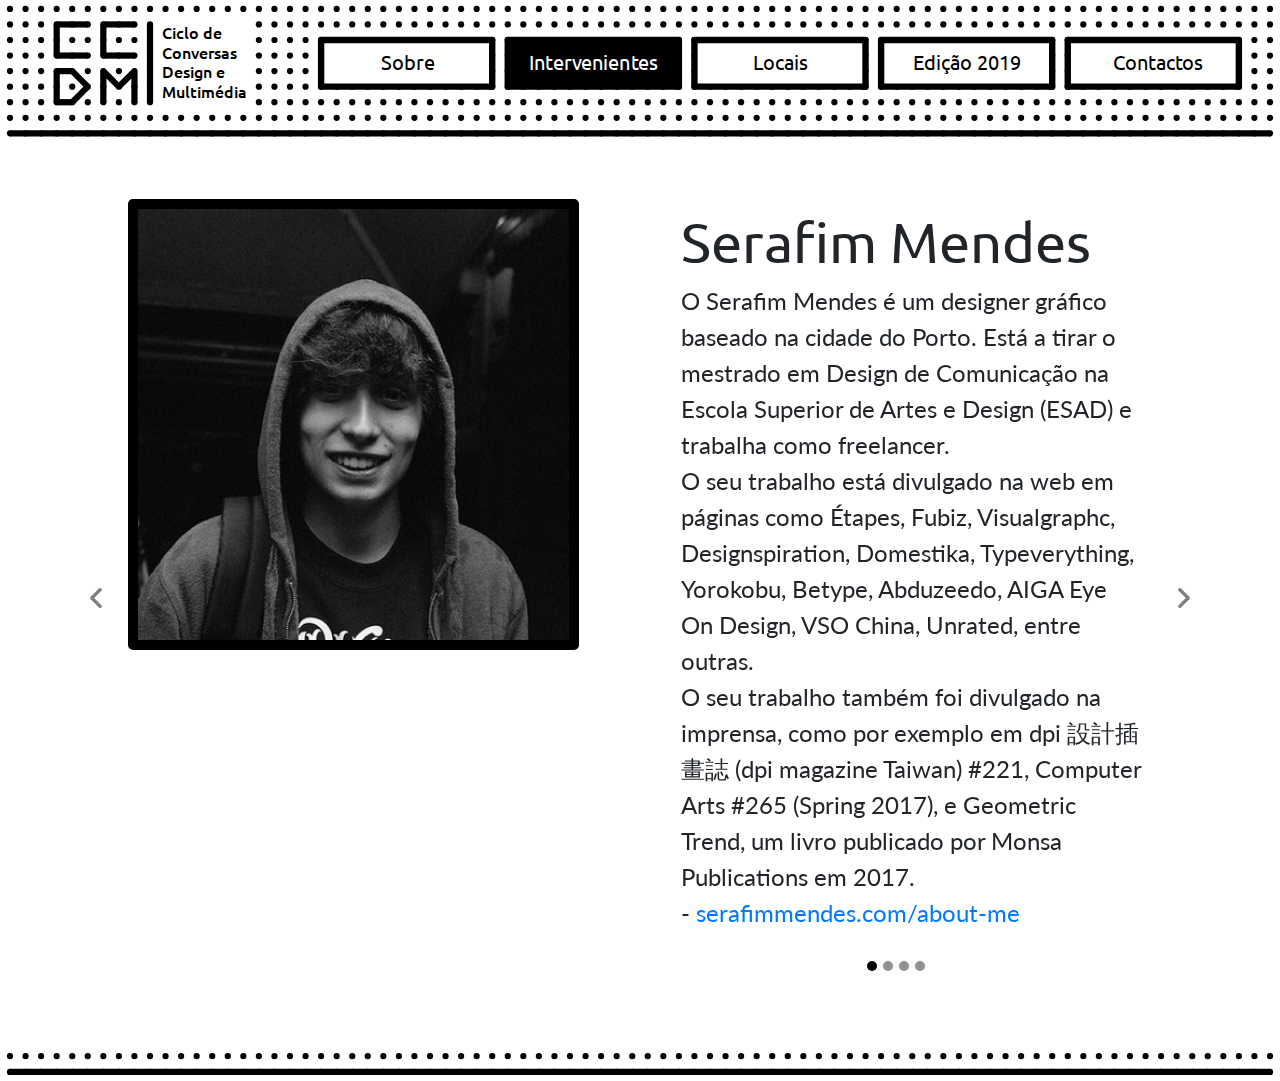
<file: intervenientes.html>
<!DOCTYPE html>
<html lang="">
<head>
    <meta charset="UTF-8">
    <meta name="viewport" content="width=device-width, initial-scale=1.0">
    <title>Intervenientes - CCDM</title>
    <link rel="stylesheet" href="https://maxcdn.bootstrapcdn.com/bootstrap/4.0.0/css/bootstrap.min.css" integrity="sha384-Gn5384xqQ1aoWXA+058RXPxPg6fy4IWvTNh0E263XmFcJlSAwiGgFAW/dAiS6JXm" crossorigin="anonymous"><link rel="icon" href="media/ccdm_logo_small.png">
    <link rel="stylesheet" href="css/geral.css" type="text/css">
    <link rel="stylesheet" href="css/intervenientes.css" type="text/css">
    <link href="https://fonts.googleapis.com/css?family=Lato|Ubuntu&display=swap" rel="stylesheet">
    <link rel="icon" href="media/ccdm_logo_small.png">
    <link rel="icon" href="media/ccdm_logo_small.svg">
</head>
<body>
<header>
    <nav id="nav-large">
        <svg id="collapsed" data-name="Layer 1" xmlns="http://www.w3.org/2000/svg" viewBox="0 0 1440 160"><defs><style>.cls-1{fill:#fff;}.cls-2{fill:none;stroke:#000;stroke-miterlimit:10;stroke-width:7px;}.cls-3,.cls-8,.cls-9{font-size:22px;font-family:Ubuntu;}.cls-4{letter-spacing:-0.01em;}.cls-5{letter-spacing:0em;}.cls-6{letter-spacing:0.02em;}.cls-7{letter-spacing:-0.01em;}.cls-8{letter-spacing:-0.01em;}.cls-9{letter-spacing:-0.02em;}.cls-10{letter-spacing:0em;}.cls-11{letter-spacing:-0.01em;}.cls-12{font-size:17.82px;font-family:Ubuntu-Medium, Ubuntu;font-weight:500;}.cls-13{letter-spacing:-0.02em;}.cls-14{letter-spacing:-0.03em;}.cls-15{letter-spacing:-0.02em;}.cls-16{letter-spacing:0em;}.cls-17{letter-spacing:0em;}.cls-18{letter-spacing:-0.01em;}</style></defs><title></title><rect class="cls-1" width="1440" height="160"/><circle cx="11.25" cy="10" r="3.5"/><circle cx="11.25" cy="27.5" r="3.5"/><circle cx="11.25" cy="45" r="3.5"/><circle cx="11.25" cy="62.5" r="3.5"/><circle cx="11.25" cy="80" r="3.5"/><circle cx="11.25" cy="97.5" r="3.5"/><circle cx="11.25" cy="115" r="3.5"/><circle cx="11.25" cy="132.5" r="3.5"/><circle cx="11.25" cy="150" r="3.5"/><circle cx="28.75" cy="10" r="3.5"/><circle cx="28.75" cy="27.5" r="3.5"/><circle cx="28.75" cy="45" r="3.5"/><circle cx="28.75" cy="62.5" r="3.5"/><circle cx="28.75" cy="80" r="3.5"/><circle cx="28.75" cy="97.5" r="3.5"/><circle cx="28.75" cy="115" r="3.5"/><circle cx="28.75" cy="132.5" r="3.5"/><circle cx="28.75" cy="150" r="3.5"/><circle cx="46.25" cy="10" r="3.5"/><circle cx="46.25" cy="27.5" r="3.5"/><circle cx="46.25" cy="45" r="3.5"/><circle cx="46.25" cy="62.5" r="3.5"/><circle cx="46.25" cy="80" r="3.5"/><circle cx="46.25" cy="97.5" r="3.5"/><circle cx="46.25" cy="115" r="3.5"/><circle cx="46.25" cy="132.5" r="3.5"/><circle cx="46.25" cy="150" r="3.5"/><circle cx="63.75" cy="10" r="3.5"/><circle cx="63.75" cy="132.5" r="3.5"/><circle cx="63.75" cy="150" r="3.5"/><circle cx="81.25" cy="10" r="3.5"/><circle cx="81.25" cy="132.5" r="3.5"/><circle cx="81.25" cy="150" r="3.5"/><circle cx="98.75" cy="10" r="3.5"/><circle cx="98.75" cy="132.5" r="3.5"/><circle cx="98.75" cy="150" r="3.5"/><circle cx="116.25" cy="10" r="3.5"/><circle cx="116.25" cy="132.5" r="3.5"/><circle cx="116.25" cy="150" r="3.5"/><circle cx="133.75" cy="10" r="3.5"/><circle cx="133.75" cy="132.5" r="3.5"/><circle cx="133.75" cy="150" r="3.5"/><circle cx="151.25" cy="10" r="3.5"/><circle cx="151.25" cy="132.5" r="3.5"/><circle cx="151.25" cy="150" r="3.5"/><circle cx="168.75" cy="10" r="3.5"/><circle cx="168.75" cy="132.5" r="3.5"/><circle cx="168.75" cy="150" r="3.5"/><circle cx="186.25" cy="10" r="3.5"/><circle cx="186.25" cy="132.5" r="3.5"/><circle cx="186.25" cy="150" r="3.5"/><circle cx="203.75" cy="10" r="3.5"/><circle cx="203.75" cy="132.5" r="3.5"/><circle cx="203.75" cy="150" r="3.5"/><circle cx="221.25" cy="10" r="3.5"/><circle cx="221.25" cy="132.5" r="3.5"/><circle cx="221.25" cy="150" r="3.5"/><circle cx="238.75" cy="10" r="3.5"/><circle cx="238.75" cy="132.5" r="3.5"/><circle cx="238.75" cy="150" r="3.5"/><circle cx="256.25" cy="10" r="3.5"/><circle cx="256.25" cy="132.5" r="3.5"/><circle cx="256.25" cy="150" r="3.5"/><circle cx="273.75" cy="10" r="3.5"/><circle cx="273.75" cy="132.5" r="3.5"/><circle cx="273.75" cy="150" r="3.5"/><circle cx="291.25" cy="10" r="3.5"/><circle cx="291.25" cy="132.5" r="3.5"/><circle cx="291.25" cy="150" r="3.5"/><circle cx="308.75" cy="10" r="3.5"/><circle cx="308.75" cy="27.5" r="3.5"/><circle cx="308.75" cy="45" r="3.5"/><circle cx="308.75" cy="62.5" r="3.5"/><circle cx="308.75" cy="80" r="3.5"/><circle cx="308.75" cy="97.5" r="3.5"/><circle cx="308.75" cy="115" r="3.5"/><circle cx="308.75" cy="132.5" r="3.5"/><circle cx="308.75" cy="150" r="3.5"/><circle cx="326.25" cy="10" r="3.5"/><circle cx="326.25" cy="27.5" r="3.5"/><circle cx="326.25" cy="45" r="3.5"/><circle cx="326.25" cy="62.5" r="3.5"/><circle cx="326.25" cy="80" r="3.5"/><circle cx="326.25" cy="97.5" r="3.5"/><circle cx="326.25" cy="115" r="3.5"/><circle cx="326.25" cy="132.5" r="3.5"/><circle cx="326.25" cy="150" r="3.5"/><circle cx="343.75" cy="10" r="3.5"/><circle cx="343.75" cy="27.5" r="3.5"/><circle cx="343.75" cy="45" r="3.5"/><circle cx="343.75" cy="62.5" r="3.5"/><circle cx="343.75" cy="80" r="3.5"/><circle cx="343.75" cy="97.5" r="3.5"/><circle cx="343.75" cy="115" r="3.5"/><circle cx="343.75" cy="132.5" r="3.5"/><circle cx="343.75" cy="150" r="3.5"/><circle cx="361.25" cy="10" r="3.5"/><circle cx="361.25" cy="27.5" r="3.5"/><circle cx="361.25" cy="45" r="3.5"/><circle cx="361.25" cy="62.5" r="3.5"/><circle cx="361.25" cy="80" r="3.5"/><circle cx="361.25" cy="97.5" r="3.5"/><circle cx="361.25" cy="115" r="3.5"/><circle cx="361.25" cy="132.5" r="3.5"/><circle cx="361.25" cy="150" r="3.5"/><circle cx="378.75" cy="10" r="3.5"/><circle cx="378.75" cy="27.5" r="3.5"/><circle cx="378.75" cy="45" r="3.5"/><circle cx="378.75" cy="62.5" r="3.5"/><circle cx="378.75" cy="80" r="3.5"/><circle cx="378.75" cy="97.5" r="3.5"/><circle cx="378.75" cy="115" r="3.5"/><circle cx="378.75" cy="132.5" r="3.5"/><circle cx="378.75" cy="150" r="3.5"/><circle cx="396.25" cy="10" r="3.5"/><circle cx="396.25" cy="27.5" r="3.5"/><circle cx="396.25" cy="45" r="3.5"/><circle cx="396.25" cy="62.5" r="3.5"/><circle cx="396.25" cy="80" r="3.5"/><circle cx="396.25" cy="97.5" r="3.5"/><circle cx="396.25" cy="115" r="3.5"/><circle cx="396.25" cy="132.5" r="3.5"/><circle cx="396.25" cy="150" r="3.5"/><circle cx="413.75" cy="10" r="3.5"/><circle cx="413.75" cy="27.5" r="3.5"/><circle cx="413.75" cy="45" r="3.5"/><circle cx="413.75" cy="62.5" r="3.5"/><circle cx="413.75" cy="80" r="3.5"/><circle cx="413.75" cy="97.5" r="3.5"/><circle cx="413.75" cy="115" r="3.5"/><circle cx="413.75" cy="132.5" r="3.5"/><circle cx="413.75" cy="150" r="3.5"/><circle cx="431.25" cy="10" r="3.5"/><circle cx="431.25" cy="27.5" r="3.5"/><circle cx="431.25" cy="45" r="3.5"/><circle cx="431.25" cy="62.5" r="3.5"/><circle cx="431.25" cy="80" r="3.5"/><circle cx="431.25" cy="97.5" r="3.5"/><circle cx="431.25" cy="115" r="3.5"/><circle cx="431.25" cy="132.5" r="3.5"/><circle cx="431.25" cy="150" r="3.5"/><circle cx="448.75" cy="10" r="3.5"/><circle cx="448.75" cy="27.5" r="3.5"/><circle cx="448.75" cy="45" r="3.5"/><circle cx="448.75" cy="62.5" r="3.5"/><circle cx="448.75" cy="80" r="3.5"/><circle cx="448.75" cy="97.5" r="3.5"/><circle cx="448.75" cy="115" r="3.5"/><circle cx="448.75" cy="132.5" r="3.5"/><circle cx="448.75" cy="150" r="3.5"/><circle cx="466.25" cy="10" r="3.5"/><circle cx="466.25" cy="27.5" r="3.5"/><circle cx="466.25" cy="45" r="3.5"/><circle cx="466.25" cy="62.5" r="3.5"/><circle cx="466.25" cy="80" r="3.5"/><circle cx="466.25" cy="97.5" r="3.5"/><circle cx="466.25" cy="115" r="3.5"/><circle cx="466.25" cy="132.5" r="3.5"/><circle cx="466.25" cy="150" r="3.5"/><circle cx="483.75" cy="10" r="3.5"/><circle cx="483.75" cy="27.5" r="3.5"/><circle cx="483.75" cy="45" r="3.5"/><circle cx="483.75" cy="62.5" r="3.5"/><circle cx="483.75" cy="80" r="3.5"/><circle cx="483.75" cy="97.5" r="3.5"/><circle cx="483.75" cy="115" r="3.5"/><circle cx="483.75" cy="132.5" r="3.5"/><circle cx="483.75" cy="150" r="3.5"/><circle cx="501.25" cy="10" r="3.5"/><circle cx="501.25" cy="27.5" r="3.5"/><circle cx="501.25" cy="45" r="3.5"/><circle cx="501.25" cy="62.5" r="3.5"/><circle cx="501.25" cy="80" r="3.5"/><circle cx="501.25" cy="97.5" r="3.5"/><circle cx="501.25" cy="115" r="3.5"/><circle cx="501.25" cy="132.5" r="3.5"/><circle cx="501.25" cy="150" r="3.5"/><circle cx="518.75" cy="10" r="3.5"/><circle cx="518.75" cy="27.5" r="3.5"/><circle cx="518.75" cy="45" r="3.5"/><circle cx="518.75" cy="62.5" r="3.5"/><circle cx="518.75" cy="80" r="3.5"/><circle cx="518.75" cy="97.5" r="3.5"/><circle cx="518.75" cy="115" r="3.5"/><circle cx="518.75" cy="132.5" r="3.5"/><circle cx="518.75" cy="150" r="3.5"/><circle cx="536.25" cy="10" r="3.5"/><circle cx="536.25" cy="27.5" r="3.5"/><circle cx="536.25" cy="45" r="3.5"/><circle cx="536.25" cy="62.5" r="3.5"/><circle cx="536.25" cy="80" r="3.5"/><circle cx="536.25" cy="97.5" r="3.5"/><circle cx="536.25" cy="115" r="3.5"/><circle cx="536.25" cy="132.5" r="3.5"/><circle cx="536.25" cy="150" r="3.5"/><circle cx="553.75" cy="10" r="3.5"/><circle cx="553.75" cy="27.5" r="3.5"/><circle cx="553.75" cy="45" r="3.5"/><circle cx="553.75" cy="62.5" r="3.5"/><circle cx="553.75" cy="80" r="3.5"/><circle cx="553.75" cy="97.5" r="3.5"/><circle cx="553.75" cy="115" r="3.5"/><circle cx="553.75" cy="132.5" r="3.5"/><circle cx="553.75" cy="150" r="3.5"/><circle cx="571.25" cy="10" r="3.5"/><circle cx="571.25" cy="27.5" r="3.5"/><circle cx="571.25" cy="45" r="3.5"/><circle cx="571.25" cy="62.5" r="3.5"/><circle cx="571.25" cy="80" r="3.5"/><circle cx="571.25" cy="97.5" r="3.5"/><circle cx="571.25" cy="115" r="3.5"/><circle cx="571.25" cy="132.5" r="3.5"/><circle cx="571.25" cy="150" r="3.5"/><circle cx="588.75" cy="10" r="3.5"/><circle cx="588.75" cy="27.5" r="3.5"/><circle cx="588.75" cy="45" r="3.5"/><circle cx="588.75" cy="62.5" r="3.5"/><circle cx="588.75" cy="80" r="3.5"/><circle cx="588.75" cy="97.5" r="3.5"/><circle cx="588.75" cy="115" r="3.5"/><circle cx="588.75" cy="132.5" r="3.5"/><circle cx="588.75" cy="150" r="3.5"/><circle cx="606.25" cy="10" r="3.5"/><circle cx="606.25" cy="27.5" r="3.5"/><circle cx="606.25" cy="45" r="3.5"/><circle cx="606.25" cy="62.5" r="3.5"/><circle cx="606.25" cy="80" r="3.5"/><circle cx="606.25" cy="97.5" r="3.5"/><circle cx="606.25" cy="115" r="3.5"/><circle cx="606.25" cy="132.5" r="3.5"/><circle cx="606.25" cy="150" r="3.5"/><circle cx="623.75" cy="10" r="3.5"/><circle cx="623.75" cy="27.5" r="3.5"/><circle cx="623.75" cy="45" r="3.5"/><circle cx="623.75" cy="62.5" r="3.5"/><circle cx="623.75" cy="80" r="3.5"/><circle cx="623.75" cy="97.5" r="3.5"/><circle cx="623.75" cy="115" r="3.5"/><circle cx="623.75" cy="132.5" r="3.5"/><circle cx="623.75" cy="150" r="3.5"/><circle cx="641.25" cy="10" r="3.5"/><circle cx="641.25" cy="27.5" r="3.5"/><circle cx="641.25" cy="45" r="3.5"/><circle cx="641.25" cy="62.5" r="3.5"/><circle cx="641.25" cy="80" r="3.5"/><circle cx="641.25" cy="97.5" r="3.5"/><circle cx="641.25" cy="115" r="3.5"/><circle cx="641.25" cy="132.5" r="3.5"/><circle cx="641.25" cy="150" r="3.5"/><circle cx="658.75" cy="10" r="3.5"/><circle cx="658.75" cy="27.5" r="3.5"/><circle cx="658.75" cy="45" r="3.5"/><circle cx="658.75" cy="62.5" r="3.5"/><circle cx="658.75" cy="80" r="3.5"/><circle cx="658.75" cy="97.5" r="3.5"/><circle cx="658.75" cy="115" r="3.5"/><circle cx="658.75" cy="132.5" r="3.5"/><circle cx="658.75" cy="150" r="3.5"/><circle cx="676.25" cy="10" r="3.5"/><circle cx="676.25" cy="27.5" r="3.5"/><circle cx="676.25" cy="45" r="3.5"/><circle cx="676.25" cy="62.5" r="3.5"/><circle cx="676.25" cy="80" r="3.5"/><circle cx="676.25" cy="97.5" r="3.5"/><circle cx="676.25" cy="115" r="3.5"/><circle cx="676.25" cy="132.5" r="3.5"/><circle cx="676.25" cy="150" r="3.5"/><circle cx="693.75" cy="10" r="3.5"/><circle cx="693.75" cy="27.5" r="3.5"/><circle cx="693.75" cy="45" r="3.5"/><circle cx="693.75" cy="62.5" r="3.5"/><circle cx="693.75" cy="80" r="3.5"/><circle cx="693.75" cy="97.5" r="3.5"/><circle cx="693.75" cy="115" r="3.5"/><circle cx="693.75" cy="132.5" r="3.5"/><circle cx="693.75" cy="150" r="3.5"/><circle cx="711.25" cy="10" r="3.5"/><circle cx="711.25" cy="27.5" r="3.5"/><circle cx="711.25" cy="45" r="3.5"/><circle cx="711.25" cy="62.5" r="3.5"/><circle cx="711.25" cy="80" r="3.5"/><circle cx="711.25" cy="97.5" r="3.5"/><circle cx="711.25" cy="115" r="3.5"/><circle cx="711.25" cy="132.5" r="3.5"/><circle cx="711.25" cy="150" r="3.5"/><circle cx="728.75" cy="10" r="3.5"/><circle cx="728.75" cy="27.5" r="3.5"/><circle cx="728.75" cy="45" r="3.5"/><circle cx="728.75" cy="62.5" r="3.5"/><circle cx="728.75" cy="80" r="3.5"/><circle cx="728.75" cy="97.5" r="3.5"/><circle cx="728.75" cy="115" r="3.5"/><circle cx="728.75" cy="132.5" r="3.5"/><circle cx="728.75" cy="150" r="3.5"/><circle cx="746.25" cy="10" r="3.5"/><circle cx="746.25" cy="27.5" r="3.5"/><circle cx="746.25" cy="45" r="3.5"/><circle cx="746.25" cy="62.5" r="3.5"/><circle cx="746.25" cy="80" r="3.5"/><circle cx="746.25" cy="97.5" r="3.5"/><circle cx="746.25" cy="115" r="3.5"/><circle cx="746.25" cy="132.5" r="3.5"/><circle cx="746.25" cy="150" r="3.5"/><circle cx="763.75" cy="10" r="3.5"/><circle cx="763.75" cy="27.5" r="3.5"/><circle cx="763.75" cy="45" r="3.5"/><circle cx="763.75" cy="62.5" r="3.5"/><circle cx="763.75" cy="80" r="3.5"/><circle cx="763.75" cy="97.5" r="3.5"/><circle cx="763.75" cy="115" r="3.5"/><circle cx="763.75" cy="132.5" r="3.5"/><circle cx="763.75" cy="150" r="3.5"/><circle cx="781.25" cy="10" r="3.5"/><circle cx="781.25" cy="27.5" r="3.5"/><circle cx="781.25" cy="45" r="3.5"/><circle cx="781.25" cy="62.5" r="3.5"/><circle cx="781.25" cy="80" r="3.5"/><circle cx="781.25" cy="97.5" r="3.5"/><circle cx="781.25" cy="115" r="3.5"/><circle cx="781.25" cy="132.5" r="3.5"/><circle cx="781.25" cy="150" r="3.5"/><circle cx="798.75" cy="10" r="3.5"/><circle cx="798.75" cy="27.5" r="3.5"/><circle cx="798.75" cy="45" r="3.5"/><circle cx="798.75" cy="62.5" r="3.5"/><circle cx="798.75" cy="80" r="3.5"/><circle cx="798.75" cy="97.5" r="3.5"/><circle cx="798.75" cy="115" r="3.5"/><circle cx="798.75" cy="132.5" r="3.5"/><circle cx="798.75" cy="150" r="3.5"/><circle cx="816.25" cy="10" r="3.5"/><circle cx="816.25" cy="27.5" r="3.5"/><circle cx="816.25" cy="45" r="3.5"/><circle cx="816.25" cy="62.5" r="3.5"/><circle cx="816.25" cy="80" r="3.5"/><circle cx="816.25" cy="97.5" r="3.5"/><circle cx="816.25" cy="115" r="3.5"/><circle cx="816.25" cy="132.5" r="3.5"/><circle cx="816.25" cy="150" r="3.5"/><circle cx="833.75" cy="10" r="3.5"/><circle cx="833.75" cy="27.5" r="3.5"/><circle cx="833.75" cy="45" r="3.5"/><circle cx="833.75" cy="62.5" r="3.5"/><circle cx="833.75" cy="80" r="3.5"/><circle cx="833.75" cy="97.5" r="3.5"/><circle cx="833.75" cy="115" r="3.5"/><circle cx="833.75" cy="132.5" r="3.5"/><circle cx="833.75" cy="150" r="3.5"/><circle cx="851.25" cy="10" r="3.5"/><circle cx="851.25" cy="27.5" r="3.5"/><circle cx="851.25" cy="45" r="3.5"/><circle cx="851.25" cy="62.5" r="3.5"/><circle cx="851.25" cy="80" r="3.5"/><circle cx="851.25" cy="97.5" r="3.5"/><circle cx="851.25" cy="115" r="3.5"/><circle cx="851.25" cy="132.5" r="3.5"/><circle cx="851.25" cy="150" r="3.5"/><circle cx="868.75" cy="10" r="3.5"/><circle cx="868.75" cy="27.5" r="3.5"/><circle cx="868.75" cy="45" r="3.5"/><circle cx="868.75" cy="62.5" r="3.5"/><circle cx="868.75" cy="80" r="3.5"/><circle cx="868.75" cy="97.5" r="3.5"/><circle cx="868.75" cy="115" r="3.5"/><circle cx="868.75" cy="132.5" r="3.5"/><circle cx="868.75" cy="150" r="3.5"/><circle cx="886.25" cy="10" r="3.5"/><circle cx="886.25" cy="27.5" r="3.5"/><circle cx="886.25" cy="45" r="3.5"/><circle cx="886.25" cy="62.5" r="3.5"/><circle cx="886.25" cy="80" r="3.5"/><circle cx="886.25" cy="97.5" r="3.5"/><circle cx="886.25" cy="115" r="3.5"/><circle cx="886.25" cy="132.5" r="3.5"/><circle cx="886.25" cy="150" r="3.5"/><circle cx="903.75" cy="10" r="3.5"/><circle cx="903.75" cy="27.5" r="3.5"/><circle cx="903.75" cy="45" r="3.5"/><circle cx="903.75" cy="62.5" r="3.5"/><circle cx="903.75" cy="80" r="3.5"/><circle cx="903.75" cy="97.5" r="3.5"/><circle cx="903.75" cy="115" r="3.5"/><circle cx="903.75" cy="132.5" r="3.5"/><circle cx="903.75" cy="150" r="3.5"/><circle cx="921.25" cy="10" r="3.5"/><circle cx="921.25" cy="27.5" r="3.5"/><circle cx="921.25" cy="45" r="3.5"/><circle cx="921.25" cy="62.5" r="3.5"/><circle cx="921.25" cy="80" r="3.5"/><circle cx="921.25" cy="97.5" r="3.5"/><circle cx="921.25" cy="115" r="3.5"/><circle cx="921.25" cy="132.5" r="3.5"/><circle cx="921.25" cy="150" r="3.5"/><circle cx="938.75" cy="10" r="3.5"/><circle cx="938.75" cy="27.5" r="3.5"/><circle cx="938.75" cy="45" r="3.5"/><circle cx="938.75" cy="62.5" r="3.5"/><circle cx="938.75" cy="80" r="3.5"/><circle cx="938.75" cy="97.5" r="3.5"/><circle cx="938.75" cy="115" r="3.5"/><circle cx="938.75" cy="132.5" r="3.5"/><circle cx="938.75" cy="150" r="3.5"/><circle cx="956.25" cy="10" r="3.5"/><circle cx="956.25" cy="27.5" r="3.5"/><circle cx="956.25" cy="45" r="3.5"/><circle cx="956.25" cy="62.5" r="3.5"/><circle cx="956.25" cy="80" r="3.5"/><circle cx="956.25" cy="97.5" r="3.5"/><circle cx="956.25" cy="115" r="3.5"/><circle cx="956.25" cy="132.5" r="3.5"/><circle cx="956.25" cy="150" r="3.5"/><circle cx="973.75" cy="10" r="3.5"/><circle cx="973.75" cy="27.5" r="3.5"/><circle cx="973.75" cy="45" r="3.5"/><circle cx="973.75" cy="62.5" r="3.5"/><circle cx="973.75" cy="80" r="3.5"/><circle cx="973.75" cy="97.5" r="3.5"/><circle cx="973.75" cy="115" r="3.5"/><circle cx="973.75" cy="132.5" r="3.5"/><circle cx="973.75" cy="150" r="3.5"/><circle cx="991.25" cy="10" r="3.5"/><circle cx="991.25" cy="27.5" r="3.5"/><circle cx="991.25" cy="45" r="3.5"/><circle cx="991.25" cy="62.5" r="3.5"/><circle cx="991.25" cy="80" r="3.5"/><circle cx="991.25" cy="97.5" r="3.5"/><circle cx="991.25" cy="115" r="3.5"/><circle cx="991.25" cy="132.5" r="3.5"/><circle cx="991.25" cy="150" r="3.5"/><circle cx="1008.75" cy="10" r="3.5"/><circle cx="1008.75" cy="27.5" r="3.5"/><circle cx="1008.75" cy="45" r="3.5"/><circle cx="1008.75" cy="62.5" r="3.5"/><circle cx="1008.75" cy="80" r="3.5"/><circle cx="1008.75" cy="97.5" r="3.5"/><circle cx="1008.75" cy="115" r="3.5"/><circle cx="1008.75" cy="132.5" r="3.5"/><circle cx="1008.75" cy="150" r="3.5"/><circle cx="1026.25" cy="10" r="3.5"/><circle cx="1026.25" cy="27.5" r="3.5"/><circle cx="1026.25" cy="45" r="3.5"/><circle cx="1026.25" cy="62.5" r="3.5"/><circle cx="1026.25" cy="80" r="3.5"/><circle cx="1026.25" cy="97.5" r="3.5"/><circle cx="1026.25" cy="115" r="3.5"/><circle cx="1026.25" cy="132.5" r="3.5"/><circle cx="1026.25" cy="150" r="3.5"/><circle cx="1043.75" cy="10" r="3.5"/><circle cx="1043.75" cy="27.5" r="3.5"/><circle cx="1043.75" cy="45" r="3.5"/><circle cx="1043.75" cy="62.5" r="3.5"/><circle cx="1043.75" cy="80" r="3.5"/><circle cx="1043.75" cy="97.5" r="3.5"/><circle cx="1043.75" cy="115" r="3.5"/><circle cx="1043.75" cy="132.5" r="3.5"/><circle cx="1043.75" cy="150" r="3.5"/><circle cx="1061.25" cy="10" r="3.5"/><circle cx="1061.25" cy="27.5" r="3.5"/><circle cx="1061.25" cy="45" r="3.5"/><circle cx="1061.25" cy="62.5" r="3.5"/><circle cx="1061.25" cy="80" r="3.5"/><circle cx="1061.25" cy="97.5" r="3.5"/><circle cx="1061.25" cy="115" r="3.5"/><circle cx="1061.25" cy="132.5" r="3.5"/><circle cx="1061.25" cy="150" r="3.5"/><circle cx="1078.75" cy="10" r="3.5"/><circle cx="1078.75" cy="27.5" r="3.5"/><circle cx="1078.75" cy="45" r="3.5"/><circle cx="1078.75" cy="62.5" r="3.5"/><circle cx="1078.75" cy="80" r="3.5"/><circle cx="1078.75" cy="97.5" r="3.5"/><circle cx="1078.75" cy="115" r="3.5"/><circle cx="1078.75" cy="132.5" r="3.5"/><circle cx="1078.75" cy="150" r="3.5"/><circle cx="1096.25" cy="10" r="3.5"/><circle cx="1096.25" cy="27.5" r="3.5"/><circle cx="1096.25" cy="45" r="3.5"/><circle cx="1096.25" cy="62.5" r="3.5"/><circle cx="1096.25" cy="80" r="3.5"/><circle cx="1096.25" cy="97.5" r="3.5"/><circle cx="1096.25" cy="115" r="3.5"/><circle cx="1096.25" cy="132.5" r="3.5"/><circle cx="1096.25" cy="150" r="3.5"/><circle cx="1113.75" cy="10" r="3.5"/><circle cx="1113.75" cy="27.5" r="3.5"/><circle cx="1113.75" cy="45" r="3.5"/><circle cx="1113.75" cy="62.5" r="3.5"/><circle cx="1113.75" cy="80" r="3.5"/><circle cx="1113.75" cy="97.5" r="3.5"/><circle cx="1113.75" cy="115" r="3.5"/><circle cx="1113.75" cy="132.5" r="3.5"/><circle cx="1113.75" cy="150" r="3.5"/><circle cx="1131.25" cy="10" r="3.5"/><circle cx="1131.25" cy="27.5" r="3.5"/><circle cx="1131.25" cy="45" r="3.5"/><circle cx="1131.25" cy="62.5" r="3.5"/><circle cx="1131.25" cy="80" r="3.5"/><circle cx="1131.25" cy="97.5" r="3.5"/><circle cx="1131.25" cy="115" r="3.5"/><circle cx="1131.25" cy="132.5" r="3.5"/><circle cx="1131.25" cy="150" r="3.5"/><circle cx="1148.75" cy="10" r="3.5"/><circle cx="1148.75" cy="27.5" r="3.5"/><circle cx="1148.75" cy="45" r="3.5"/><circle cx="1148.75" cy="62.5" r="3.5"/><circle cx="1148.75" cy="80" r="3.5"/><circle cx="1148.75" cy="97.5" r="3.5"/><circle cx="1148.75" cy="115" r="3.5"/><circle cx="1148.75" cy="132.5" r="3.5"/><circle cx="1148.75" cy="150" r="3.5"/><circle cx="1166.25" cy="10" r="3.5"/><circle cx="1166.25" cy="27.5" r="3.5"/><circle cx="1166.25" cy="45" r="3.5"/><circle cx="1166.25" cy="62.5" r="3.5"/><circle cx="1166.25" cy="80" r="3.5"/><circle cx="1166.25" cy="97.5" r="3.5"/><circle cx="1166.25" cy="115" r="3.5"/><circle cx="1166.25" cy="132.5" r="3.5"/><circle cx="1166.25" cy="150" r="3.5"/><circle cx="1183.75" cy="10" r="3.5"/><circle cx="1183.75" cy="27.5" r="3.5"/><circle cx="1183.75" cy="45" r="3.5"/><circle cx="1183.75" cy="62.5" r="3.5"/><circle cx="1183.75" cy="80" r="3.5"/><circle cx="1183.75" cy="97.5" r="3.5"/><circle cx="1183.75" cy="115" r="3.5"/><circle cx="1183.75" cy="132.5" r="3.5"/><circle cx="1183.75" cy="150" r="3.5"/><circle cx="1201.25" cy="10" r="3.5"/><circle cx="1201.25" cy="27.5" r="3.5"/><circle cx="1201.25" cy="45" r="3.5"/><circle cx="1201.25" cy="62.5" r="3.5"/><circle cx="1201.25" cy="80" r="3.5"/><circle cx="1201.25" cy="97.5" r="3.5"/><circle cx="1201.25" cy="115" r="3.5"/><circle cx="1201.25" cy="132.5" r="3.5"/><circle cx="1201.25" cy="150" r="3.5"/><circle cx="1218.75" cy="10" r="3.5"/><circle cx="1218.75" cy="27.5" r="3.5"/><circle cx="1218.75" cy="45" r="3.5"/><circle cx="1218.75" cy="62.5" r="3.5"/><circle cx="1218.75" cy="80" r="3.5"/><circle cx="1218.75" cy="97.5" r="3.5"/><circle cx="1218.75" cy="115" r="3.5"/><circle cx="1218.75" cy="132.5" r="3.5"/><circle cx="1218.75" cy="150" r="3.5"/><circle cx="1236.25" cy="10" r="3.5"/><circle cx="1236.25" cy="27.5" r="3.5"/><circle cx="1236.25" cy="45" r="3.5"/><circle cx="1236.25" cy="62.5" r="3.5"/><circle cx="1236.25" cy="80" r="3.5"/><circle cx="1236.25" cy="97.5" r="3.5"/><circle cx="1236.25" cy="115" r="3.5"/><circle cx="1236.25" cy="132.5" r="3.5"/><circle cx="1236.25" cy="150" r="3.5"/><circle cx="1253.75" cy="10" r="3.5"/><circle cx="1253.75" cy="27.5" r="3.5"/><circle cx="1253.75" cy="45" r="3.5"/><circle cx="1253.75" cy="62.5" r="3.5"/><circle cx="1253.75" cy="80" r="3.5"/><circle cx="1253.75" cy="97.5" r="3.5"/><circle cx="1253.75" cy="115" r="3.5"/><circle cx="1253.75" cy="132.5" r="3.5"/><circle cx="1253.75" cy="150" r="3.5"/><circle cx="1271.25" cy="10" r="3.5"/><circle cx="1271.25" cy="27.5" r="3.5"/><circle cx="1271.25" cy="45" r="3.5"/><circle cx="1271.25" cy="62.5" r="3.5"/><circle cx="1271.25" cy="80" r="3.5"/><circle cx="1271.25" cy="97.5" r="3.5"/><circle cx="1271.25" cy="115" r="3.5"/><circle cx="1271.25" cy="132.5" r="3.5"/><circle cx="1271.25" cy="150" r="3.5"/><circle cx="1288.75" cy="10" r="3.5"/><circle cx="1288.75" cy="27.5" r="3.5"/><circle cx="1288.75" cy="45" r="3.5"/><circle cx="1288.75" cy="62.5" r="3.5"/><circle cx="1288.75" cy="80" r="3.5"/><circle cx="1288.75" cy="97.5" r="3.5"/><circle cx="1288.75" cy="115" r="3.5"/><circle cx="1288.75" cy="132.5" r="3.5"/><circle cx="1288.75" cy="150" r="3.5"/><circle cx="1306.25" cy="10" r="3.5"/><circle cx="1306.25" cy="27.5" r="3.5"/><circle cx="1306.25" cy="45" r="3.5"/><circle cx="1306.25" cy="62.5" r="3.5"/><circle cx="1306.25" cy="80" r="3.5"/><circle cx="1306.25" cy="97.5" r="3.5"/><circle cx="1306.25" cy="115" r="3.5"/><circle cx="1306.25" cy="132.5" r="3.5"/><circle cx="1306.25" cy="150" r="3.5"/><circle cx="1323.75" cy="10" r="3.5"/><circle cx="1323.75" cy="27.5" r="3.5"/><circle cx="1323.75" cy="45" r="3.5"/><circle cx="1323.75" cy="62.5" r="3.5"/><circle cx="1323.75" cy="80" r="3.5"/><circle cx="1323.75" cy="97.5" r="3.5"/><circle cx="1323.75" cy="115" r="3.5"/><circle cx="1323.75" cy="132.5" r="3.5"/><circle cx="1323.75" cy="150" r="3.5"/><circle cx="1341.25" cy="10" r="3.5"/><circle cx="1341.25" cy="27.5" r="3.5"/><circle cx="1341.25" cy="45" r="3.5"/><circle cx="1341.25" cy="62.5" r="3.5"/><circle cx="1341.25" cy="80" r="3.5"/><circle cx="1341.25" cy="97.5" r="3.5"/><circle cx="1341.25" cy="115" r="3.5"/><circle cx="1341.25" cy="132.5" r="3.5"/><circle cx="1341.25" cy="150" r="3.5"/><circle cx="1358.75" cy="10" r="3.5"/><circle cx="1358.75" cy="27.5" r="3.5"/><circle cx="1358.75" cy="45" r="3.5"/><circle cx="1358.75" cy="62.5" r="3.5"/><circle cx="1358.75" cy="80" r="3.5"/><circle cx="1358.75" cy="97.5" r="3.5"/><circle cx="1358.75" cy="115" r="3.5"/><circle cx="1358.75" cy="132.5" r="3.5"/><circle cx="1358.75" cy="150" r="3.5"/><circle cx="1376.25" cy="10" r="3.5"/><circle cx="1376.25" cy="27.5" r="3.5"/><circle cx="1376.25" cy="45" r="3.5"/><circle cx="1376.25" cy="62.5" r="3.5"/><circle cx="1376.25" cy="80" r="3.5"/><circle cx="1376.25" cy="97.5" r="3.5"/><circle cx="1376.25" cy="115" r="3.5"/><circle cx="1376.25" cy="132.5" r="3.5"/><circle cx="1376.25" cy="150" r="3.5"/><circle cx="1393.75" cy="10" r="3.5"/><circle cx="1393.75" cy="27.5" r="3.5"/><circle cx="1393.75" cy="45" r="3.5"/><circle cx="1393.75" cy="62.5" r="3.5"/><circle cx="1393.75" cy="80" r="3.5"/><circle cx="1393.75" cy="97.5" r="3.5"/><circle cx="1393.75" cy="115" r="3.5"/><circle cx="1393.75" cy="132.5" r="3.5"/><circle cx="1393.75" cy="150" r="3.5"/><circle cx="1411.25" cy="10" r="3.5"/><circle cx="1411.25" cy="27.5" r="3.5"/><circle cx="1411.25" cy="45" r="3.5"/><circle cx="1411.25" cy="62.5" r="3.5"/><circle cx="1411.25" cy="80" r="3.5"/><circle cx="1411.25" cy="97.5" r="3.5"/><circle cx="1411.25" cy="115" r="3.5"/><circle cx="1411.25" cy="132.5" r="3.5"/><circle cx="1411.25" cy="150" r="3.5"/><circle cx="1428.75" cy="10" r="3.5"/><circle cx="1428.75" cy="27.5" r="3.5"/><circle cx="1428.75" cy="45" r="3.5"/><circle cx="1428.75" cy="62.5" r="3.5"/><circle cx="1428.75" cy="80" r="3.5"/><circle cx="1428.75" cy="97.5" r="3.5"/><circle cx="1428.75" cy="115" r="3.5"/><circle cx="1428.75" cy="132.5" r="3.5"/><circle cx="1428.75" cy="150" r="3.5"/><line class="cls-2" x1="11.25" y1="150" x2="1428.75" y2="150"/>
            <a id="botaointervenientes" class="botão" xlink:href="intervenientes.html">
                <rect class="cls-1" x="571.25" y="45" width="192.5" height="52.5"/>
                <path  d="M571.25,101.1H755.91c2.5,0,5,.05,7.52,0h.32a3.65,3.65,0,0,0,3.6-3.6V45a3.65,3.65,0,0,0-3.6-3.6H579.09c-2.5,0-5,0-7.52,0h-.32a3.65,3.65,0,0,0-3.6,3.6V97.5a3.6,3.6,0,1,0,7.2,0V45l-3.6,3.6H755.91c2.5,0,5,.1,7.52,0h.32l-3.6-3.6V97.5l3.6-3.6H579.09c-2.5,0-5-.05-7.52,0h-.32a3.6,3.6,0,0,0,0,7.2Z"/>
                <text class="cls-3" transform="translate(594.85 78.48)">In<tspan class="cls-4" x="18.55" y="0">t</tspan><tspan class="cls-5" x="27.17" y="0">e</tspan><tspan class="cls-6" x="39.47" y="0">r</tspan><tspan class="cls-7" x="48.42" y="0">v</tspan><tspan x="59.16" y="0">enien</tspan><tspan class="cls-4" x="114.57" y="0">t</tspan><tspan x="123.2" y="0">es</tspan></text>
            </a>
            <a id="botaosobre" class="botão" xlink:href="sobre.html">
                <rect class="cls-1" x="361.25" y="45" width="192.5" height="52.5"/>
                <path d="M361.25,101.1H545.9c2.51,0,5,.05,7.53,0h.32a3.65,3.65,0,0,0,3.6-3.6V45a3.65,3.65,0,0,0-3.6-3.6H369.1c-2.51,0-5,0-7.53,0h-.32a3.65,3.65,0,0,0-3.6,3.6V97.5a3.6,3.6,0,0,0,7.2,0V45l-3.6,3.6H545.9c2.5,0,5,.1,7.53,0h.32l-3.6-3.6V97.5l3.6-3.6H369.1c-2.51,0-5-.05-7.53,0h-.32a3.6,3.6,0,0,0,0,7.2Z"/>
                <text class="cls-3" transform="translate(428.28 78.48)">Sobre</text>
            </a>
            <a id="botaolocais" class="botão" xlink:href="locais.html">
                <rect class="cls-1" x="781.25" y="45" width="192.5" height="52.5"/>
                <path d="M777.65,45V97.5a3.65,3.65,0,0,0,3.6,3.6H965.9c2.51,0,5,.05,7.53,0h.32a3.65,3.65,0,0,0,3.6-3.6V45a3.65,3.65,0,0,0-3.6-3.6H789.1c-2.51,0-5,0-7.53,0h-.32a3.6,3.6,0,0,0,0,7.2H965.9c2.5,0,5,.1,7.53,0h.32l-3.6-3.6V97.5l3.6-3.6H789.1c-2.5,0-5-.1-7.53,0h-.32l3.6,3.6V45a3.6,3.6,0,0,0-7.2,0Z"/>
                <text class="cls-8" transform="translate(846.89 78.48)">L<tspan class="cls-5" x="11.15" y="0">ocais</tspan></text>
            </a>
            <a id="botao2019" class="botão" xlink:href="2019.html">
                <rect class="cls-1" x="991.25" y="45" width="192.5" height="52.5"/>
                <path d="M991.25,101.1h184.66c2.5,0,5,.05,7.52,0h.32a3.65,3.65,0,0,0,3.6-3.6V45a3.65,3.65,0,0,0-3.6-3.6H999.09c-2.5,0-5,0-7.52,0h-.32a3.65,3.65,0,0,0-3.6,3.6V97.5a3.6,3.6,0,0,0,7.2,0V45l-3.6,3.6h184.66c2.5,0,5,.1,7.52,0h.32l-3.6-3.6V97.5l3.6-3.6H999.09c-2.5,0-5-.05-7.52,0h-.32a3.6,3.6,0,0,0,0,7.2Z"/>
                <text class="cls-9" transform="translate(1027.44 78.48)">E<tspan class="cls-10" x="12.19" y="0">dição 2019</tspan></text>
            </a>
            <a id="botaocontactos" class="botão" xlink:href="contactos.html">
                <rect class="cls-1" x="1201.25" y="45" width="192.5" height="52.5"/>
                <path d="M1201.25,101.1h184.66c2.5,0,5,.05,7.52,0h.32a3.65,3.65,0,0,0,3.6-3.6V45a3.65,3.65,0,0,0-3.6-3.6H1209.09c-2.5,0-5,0-7.52,0h-.32a3.65,3.65,0,0,0-3.6,3.6V97.5a3.6,3.6,0,0,0,7.2,0V45l-3.6,3.6h184.66c2.5,0,5,.1,7.52,0h.32l-3.6-3.6V97.5l3.6-3.6H1209.09c-2.5,0-5-.05-7.52,0h-.32a3.6,3.6,0,1,0,0,7.2Z"/>
                <text class="cls-3" transform="translate(1252 78.48)"><tspan class="cls-11">C</tspan><tspan x="13.31" y="0">ontac</tspan><tspan class="cls-7" x="69.48" y="0">t</tspan><tspan x="78.01" y="0">os</tspan></text>
            </a>
            <a id="botaohome" xlink:href="index.html">
                <rect class="cls-1" x="60.25" y="24" width="217" height="94.5"/>
                <circle cx="63.76" cy="27.5" r="3.5"/><circle cx="63.76" cy="45" r="3.5"/><circle cx="63.76" cy="62.5" r="3.5"/><circle cx="63.76" cy="80" r="3.5"/><circle cx="63.76" cy="97.5" r="3.5"/><circle cx="63.76" cy="115" r="3.5"/><circle cx="81.26" cy="27.5" r="3.5"/><circle cx="81.26" cy="45" r="3.5"/><circle cx="81.26" cy="62.5" r="3.5"/><circle cx="81.26" cy="80" r="3.5"/><circle cx="81.26" cy="97.5" r="3.5"/><circle cx="81.26" cy="115" r="3.5"/><circle cx="98.76" cy="27.5" r="3.5"/><circle cx="98.76" cy="45" r="3.5"/><circle cx="98.76" cy="62.5" r="3.5"/><circle cx="98.76" cy="80" r="3.5"/><circle cx="98.76" cy="97.5" r="3.5"/><circle cx="98.76" cy="115" r="3.5"/><circle cx="116.26" cy="27.5" r="3.5"/><circle cx="116.26" cy="45" r="3.5"/><circle cx="116.26" cy="62.5" r="3.5"/><circle cx="116.26" cy="80" r="3.5"/><circle cx="116.26" cy="97.5" r="3.5"/><circle cx="116.26" cy="115" r="3.5"/><circle cx="133.76" cy="27.5" r="3.5"/><circle cx="133.76" cy="45" r="3.5"/><circle cx="133.76" cy="62.5" r="3.5"/><circle cx="133.76" cy="80" r="3.5"/><circle cx="133.76" cy="97.5" r="3.5"/><circle cx="133.76" cy="115" r="3.5"/><circle cx="151.26" cy="27.5" r="3.5"/><circle cx="151.26" cy="45" r="3.5"/><circle cx="151.26" cy="62.5" r="3.5"/><circle cx="151.26" cy="80" r="3.5"/><circle cx="151.26" cy="97.5" r="3.5"/><circle cx="151.26" cy="115" r="3.5"/><circle cx="168.76" cy="27.5" r="3.5"/><circle cx="168.76" cy="45" r="3.5"/><circle cx="168.76" cy="62.5" r="3.5"/><circle cx="168.76" cy="80" r="3.5"/><circle cx="168.76" cy="97.5" r="3.5"/><circle cx="168.76" cy="115" r="3.5"/><line class="cls-2" x1="98.76" y1="27.5" x2="63.76" y2="27.5"/><line class="cls-2" x1="63.76" y1="62.5" x2="98.76" y2="62.5"/><line class="cls-2" x1="63.76" y1="27.5" x2="63.76" y2="62.5"/><line class="cls-2" x1="151.26" y1="27.5" x2="116.26" y2="27.5"/><line class="cls-2" x1="116.26" y1="62.5" x2="151.26" y2="62.5"/><line class="cls-2" x1="116.26" y1="27.5" x2="116.26" y2="62.5"/><line class="cls-2" x1="63.76" y1="80" x2="81.26" y2="80"/><line class="cls-2" x1="98.76" y1="97.5" x2="81.26" y2="80"/><line class="cls-2" x1="81.26" y1="115" x2="98.76" y2="97.5"/><line class="cls-2" x1="63.81" y1="115" x2="81.31" y2="115"/><line class="cls-2" x1="63.76" y1="80" x2="63.76" y2="115"/><line class="cls-2" x1="116.26" y1="115" x2="116.26" y2="80"/><line class="cls-2" x1="133.76" y1="97.5" x2="116.26" y2="80"/><line class="cls-2" x1="151.26" y1="80" x2="133.76" y2="97.5"/><line class="cls-2" x1="151.26" y1="115" x2="151.26" y2="80"/><line class="cls-2" x1="168.76" y1="27.5" x2="168.76" y2="115"/><text class="cls-12" transform="translate(182.77 44.06)">Ciclo de </text><text class="cls-12" transform="translate(182.77 66.39)"><tspan class="cls-13">C</tspan><tspan x="11.02" y="0">o</tspan><tspan class="cls-14" x="21.67" y="0">n</tspan><tspan class="cls-15" x="31.66" y="0">v</tspan><tspan class="cls-16" x="40.75" y="0">e</tspan><tspan class="cls-13" x="50.92" y="0">r</tspan><tspan class="cls-17" x="57.75" y="0">s</tspan><tspan x="65.83" y="0">as</tspan></text><text class="cls-12" transform="translate(182.77 87.54)">D<tspan class="cls-18" x="12.94" y="0">e</tspan><tspan x="22.96" y="0">sign e </tspan></text><text class="cls-12" transform="translate(182.77 109.87)">Multimédia</text><circle cx="291.25" cy="27.5" r="3.5"/><circle cx="291.25" cy="45" r="3.5"/><circle cx="291.25" cy="62.5" r="3.5"/><circle cx="291.25" cy="80" r="3.5"/><circle cx="291.25" cy="97.5" r="3.5"/><circle cx="291.25" cy="115" r="3.5"/>
            </a>
        </svg>
    </nav>
    <nav id="nav-small"><svg id="collapsed" data-name="Layer 1" xmlns="http://www.w3.org/2000/svg" viewBox="0 0 375 172"><title></title><rect width="375" height="172" fill="#ffffff"/><circle cx="22.5" cy="16" r="6"/><circle cx="52.5" cy="16" r="6"/><circle cx="82.5" cy="16" r="6"/><circle cx="112.5" cy="16" r="6"/><circle cx="142.5" cy="16" r="6"/><circle cx="172.5" cy="16" r="6"/><circle cx="202.5" cy="16" r="6"/><circle cx="232.5" cy="16" r="6"/><circle cx="262.5" cy="16" r="6"/><circle cx="292.5" cy="16" r="6"/><circle cx="322.5" cy="16" r="6"/><circle cx="352.5" cy="16" r="6"/><circle cx="22.5" cy="46" r="6"/><circle cx="52.5" cy="46" r="6"/><circle cx="82.5" cy="46" r="6"/><circle cx="112.5" cy="46" r="6"/><circle cx="142.5" cy="46" r="6"/><circle cx="232.5" cy="46" r="6"/><circle cx="262.5" cy="46" r="6"/><circle cx="292.5" cy="46" r="6"/><circle cx="322.5" cy="46" r="6"/><circle cx="352.5" cy="46" r="6"/><circle cx="22.5" cy="76" r="6"/><circle cx="52.5" cy="76" r="6"/><circle cx="82.5" cy="76" r="6"/><circle cx="112.5" cy="76" r="6"/><circle cx="142.5" cy="76" r="6"/><circle cx="232.5" cy="76" r="6"/><circle cx="262.5" cy="76" r="6"/><circle cx="292.5" cy="76" r="6"/><circle cx="322.5" cy="76" r="6"/><circle cx="352.5" cy="76" r="6"/><circle cx="22.5" cy="106" r="6"/><circle cx="52.5" cy="106" r="6"/><circle cx="82.5" cy="106" r="6"/><circle cx="112.5" cy="106" r="6"/><circle cx="142.5" cy="106" r="6"/><circle cx="232.5" cy="106" r="6"/><circle cx="262.5" cy="106" r="6"/><circle cx="292.5" cy="106" r="6"/><circle cx="322.5" cy="106" r="6"/><circle cx="352.5" cy="106" r="6"/><circle cx="22.5" cy="136" r="6"/><circle cx="52.5" cy="136" r="6"/><circle cx="82.5" cy="136" r="6"/><circle cx="112.5" cy="136" r="6"/><circle cx="142.5" cy="136" r="6"/><circle cx="172.5" cy="136" r="6"/><circle cx="202.5" cy="136" r="6"/><circle cx="232.5" cy="136" r="6"/><circle cx="262.5" cy="136" r="6"/><circle cx="292.5" cy="136" r="6"/><circle cx="322.5" cy="136" r="6"/><circle cx="352.5" cy="136" r="6"/><circle cx="22.5" cy="166" r="6"/><circle cx="352.5" cy="166" r="6"/>
        <line class="burger" x1="142.5" y1="46" x2="232.5" y2="46" fill="none" stroke="#000" stroke-miterlimit="10" stroke-width="12"/>
        <line class="burger" x1="142.5" y1="76" x2="232.5" y2="76" fill="none" stroke="#000" stroke-miterlimit="10" stroke-width="12"/>
        <line class="burger" x1="142.5" y1="106" x2="232.5" y2="106" fill="none" stroke="#000" stroke-miterlimit="10" stroke-width="12"/>
        <line x1="22.5" y1="166" x2="352.5" y2="166" fill="none" stroke="#000" stroke-miterlimit="10" stroke-width="12"/></svg>
        <svg id="full" data-name="Layer 1" xmlns="http://www.w3.org/2000/svg" viewBox="0 0 375 640"><title>ccdm_header_small_2</title><circle cx="22.5" cy="84" r="6"/><circle cx="352.5" cy="84" r="6"/><circle cx="22.5" cy="174" r="6"/><circle cx="352.5" cy="174" r="6"/><circle cx="22.5" cy="264" r="6"/><circle cx="352.5" cy="264" r="6"/><circle cx="22.5" cy="354" r="6"/><circle cx="352.5" cy="354" r="6"/><circle cx="22.5" cy="444" r="6"/><circle cx="352.5" cy="444" r="6"/><circle cx="22.5" cy="534" r="6"/><circle cx="352.5" cy="534" r="6"/><circle cx="22.5" cy="564" r="6"/><circle cx="52.5" cy="564" r="6"/><circle cx="82.5" cy="564" r="6"/><circle cx="112.5" cy="564" r="6"/><circle cx="142.5" cy="564" r="6"/><circle cx="172.5" cy="564" r="6"/><circle cx="202.5" cy="564" r="6"/><circle cx="232.5" cy="564" r="6"/><circle cx="262.5" cy="564" r="6"/><circle cx="292.5" cy="564" r="6"/><circle cx="322.5" cy="564" r="6"/><circle cx="352.5" cy="564" r="6"/><circle cx="22.5" cy="594" r="6"/><circle cx="52.5" cy="594" r="6"/><circle cx="82.5" cy="594" r="6"/><circle cx="112.5" cy="594" r="6"/><circle cx="142.5" cy="594" r="6"/><circle cx="172.5" cy="594" r="6"/><circle cx="202.5" cy="594" r="6"/><circle cx="232.5" cy="594" r="6"/><circle cx="262.5" cy="594" r="6"/><circle cx="292.5" cy="594" r="6"/><circle cx="322.5" cy="594" r="6"/><circle cx="352.5" cy="594" r="6"/><circle cx="22.5" cy="624" r="6"/><circle cx="52.5" cy="624" r="6"/><circle cx="82.5" cy="624" r="6"/><circle cx="112.5" cy="624" r="6"/><circle cx="142.5" cy="624" r="6"/><circle cx="172.5" cy="624" r="6"/><circle cx="202.5" cy="624" r="6"/><circle cx="232.5" cy="624" r="6"/><circle cx="262.5" cy="624" r="6"/><circle cx="292.5" cy="624" r="6"/><circle cx="322.5" cy="624" r="6"/><circle cx="352.5" cy="624" r="6"/><line x1="22.5" y1="84" x2="352.5" y2="84" fill="none" stroke="#000" stroke-miterlimit="10" stroke-width="12"/><line x1="22.5" y1="174" x2="352.5" y2="174" fill="none" stroke="#000" stroke-miterlimit="10" stroke-width="12"/><line x1="22.5" y1="264" x2="352.5" y2="264" fill="none" stroke="#000" stroke-miterlimit="10" stroke-width="12"/><line x1="22.5" y1="354" x2="352.5" y2="354" fill="none" stroke="#000" stroke-miterlimit="10" stroke-width="12"/><line x1="22.5" y1="444" x2="352.5" y2="444" fill="none" stroke="#000" stroke-miterlimit="10" stroke-width="12"/><line x1="22.5" y1="534" x2="352.5" y2="534" fill="#fff" stroke="#000" stroke-miterlimit="10" stroke-width="12"/>

            <a id="botaohomesmall" xlink:href="index.html">
                <rect width="375" height="78" fill="#fff"/>
                <text transform="translate(150.02 48.62)" font-size="30" font-family="Ubuntu-Medium, Ubuntu" font-weight="500">Início</text>
            </a>

            <a id="botaosobresmall" class="botão" xlink:href="sobre.html">
                <rect y="90" width="375" height="78" fill="#fff"/>
                <text transform="translate(146.88 138.62)" font-size="30" font-family="Ubuntu-Medium, Ubuntu" font-weight="500">Sobre</text>
            </a>

            <a id="botaointervenientessmall" class="botão" xlink:href="intervenientes.html">
                <rect y="180" width="375" height="78" fill="#fff"/>
                <text transform="translate(85.25 228.62)" font-size="30" font-family="Ubuntu-Medium, Ubuntu" font-weight="500">In<tspan x="26.31" y="0" letter-spacing="-0.01em">t</tspan><tspan x="38.58" y="0">e</tspan><tspan x="55.71" y="0" letter-spacing="0.02em">r</tspan><tspan x="68.34" y="0" letter-spacing="-0.01em">v</tspan><tspan x="83.76" y="0">enien</tspan><tspan x="161.4" y="0" letter-spacing="-0.01em">t</tspan><tspan x="173.67" y="0">es</tspan></text>
            </a>

            <a id="botaolocaissmall" class="botão" xlink:href="locais.html">
                <rect y="270" width="375" height="78" fill="#fff"/>
                <text transform="translate(144.59 318.62)" font-size="30" font-family="Ubuntu-Medium, Ubuntu" font-weight="500" letter-spacing="-0.01em">L<tspan x="15.72" y="0" letter-spacing="0em">ocais</tspan></text>
            </a>

            <a id="botao2019small" class="botão" xlink:href="2019.html">
                <rect y="360" width="375" height="78" fill="#fff"/>
                <text transform="translate(104.22 408.62)" font-size="30" font-family="Ubuntu-Medium, Ubuntu" font-weight="500"><tspan letter-spacing="-0.02em">E</tspan><tspan x="17.13" y="0">dição 2019</tspan></text>
            </a>

            <a id="botaocontactossmall" class="botão" xlink:href="contactos.html">
                <rect y="450" width="375" height="78" fill="#fff"/>
                <text transform="translate(117.11 498.62)" font-size="30" font-family="Ubuntu-Medium, Ubuntu" font-weight="500"><tspan letter-spacing="-0.01em">C</tspan><tspan x="18.75" y="0">ontac</tspan><tspan x="96.96" y="0" letter-spacing="-0.01em">t</tspan><tspan x="109.14" y="0" letter-spacing="0em">os</tspan></text></a></svg>
    </nav>
</header>

<main>
    <div  id="carousel" class="carousel slide" data-ride="carousel">
        <ol class="carousel-indicators">
            <li data-target="#carousel" data-slide-to="0" class="active"></li>
            <li data-target="#carousel" data-slide-to="1"></li>
            <li data-target="#carousel" data-slide-to="2"></li>
            <li data-target="#carousel" data-slide-to="3"></li>
        </ol>
        <div class="carousel-inner">
            <div class="carousel-item active">
                <a href="http://serafimmendes.com/">
                <img class="imagem" src="media/serafimendes.jpg" width="400" height="400" alt="interveniente 1">
                </a>
                <div class="texto">
                    <div class="título">Serafim Mendes</div>
                    <p>O Serafim Mendes é um designer gráfico baseado na cidade do Porto. Está a tirar o mestrado em Design de Comunicação na Escola Superior de Artes e Design (ESAD) e trabalha como freelancer.<br>
                        O seu trabalho está divulgado na web em páginas como Étapes, Fubiz, Visualgraphc, Designspiration, Domestika, Typeverything, Yorokobu, Betype, Abduzeedo, AIGA Eye On Design, VSO China, Unrated, entre outras.<br>
                        O seu trabalho também foi divulgado na imprensa, como por exemplo em dpi 設計插畫誌 (dpi magazine Taiwan) #221, Computer Arts #265 (Spring 2017), e Geometric Trend, um livro publicado por Monsa Publications em 2017.<br> - <a href="http://serafimmendes.com/about-me">serafimmendes.com/about-me</a></p>
                </div>
            </div>
            <div class="carousel-item">
                <a href="https://pracafilmes.pt/pt">
                    <img class="imagem" src="media/josemiguelribeiro.jpg" width="629" height="629" alt="interveniente 2">
                </a>
                <div class="texto">
                    <div class="título">José Miguel Ribeiro</div>
                    <p>Licenciou-se em Artes Plásticas - Pintura na Escola Superior de Belas Artes de Lisboa. Em 1993 e 1994 estudou animação de desenho e volumes na Lazzenec-Bretagne em Rennes e na Filmógrafo no Porto.<br> Durante vários anos leccionou animação de volumes no CITEN em Lisboa. Autor do filme animação A Suspeita (1999) galardoado com 26 prémios internacionais, destacando-se o Cartoon D'Or 2000, tendo sido exibido nos principais canais mundiais de televisão. Foi a animação Portuguesa mais premiada de sempre.<br> O filme de animação O Papel de Natal (2014) é o seu mais recente filme.<br> - <a href="https://www.ulusofona.pt/lessons/jose-miguel-ribeiro">ulusofona.pt/lessons/jose-miguel-ribeiro</a></p>
                </div>
            </div>
            <div class="carousel-item">
                <a href="https://www.joaomachado.com/">
                    <img class="imagem" src="media/joaomachado.jpg" width="558" height="558" alt="interveniente 3">
                </a>
                <div class="texto">
                    <div class="título">João Machado</div>
                    <p>Nascido em Coimbra, João Machado é formado em Escultura pela Escola Superior de Belas‑Artes do Porto, mas é no Design Gráfico que se revê e posteriormente é reconhecido e se internacionaliza. <br> Foi docente na ESBAP (1976-1981), tendo decidido dedicar-se em  exclusivo ao design gráfico e abrir atelier próprio em 1981. <br>Participa desde 1983 em inúmeras exposições coletivas e individuais que lhe renderam vários prémios nacionais e internacionais, entre os quais se destacam o Prémio Excelência Icograda em 1999, o título de 'Design Master' da conceituada revista americana Graphis e a sua nomeação como membro da AGI-Alliance Graphique Internationale. <br>Autor de uma obra vastíssima, a sua paixão pelo cartaz é notória, sua peça de eleição. Revela-se e igualmente no design editorial, nas áreas da ilustração e da filatelia. sempre marcados por uma identidade que tem vindo a ser persistentemente construída.<br> - <a href="https://www.joaomachado.com/biografia">joaomachado.com/biografia</a></p>
                </div>
            </div>
            <div class="carousel-item">
                <a href="https://www.silvadesigners.com/">
                    <img class="imagem" src="media/jorgesilva.jpg" width="558" height="558" alt="interveniente 4">
                </a>
                <div class="texto">
                    <div class="título">Jorge Silva - Silvadesigners</div>
                    <p>A Silvadesigners é um atelier de design de comunicação que opera na área da cultura, pública, privada e comercial. Tem uma experiência sólida nas áreas de projeto, design e produção de livros, revistas e jornais. O atelier é regularmente premiado nestas categorias a nível nacional e internacional e tem uma marca reconhecível na abordagem emocional e expressiva da comunicação.<br>Jorge Silva fundou o ateliê em 2001, na mesma semana do atentado de 11 de setembro às torres gémeas em Nova Iorque.<br> - <a href="https://www.silvadesigners.com/nos-we">silvadesigners.com/nos-we</a></p>
                </div>
            </div>
        </div>
        <a class="carousel-control-prev" href="#carousel" role="button" data-slide="prev">
            <span class="carousel-control-prev-icon" aria-hidden="true"></span>
            <span class="sr-only">Previous</span>
        </a>
        <a class="carousel-control-next" href="#carousel" role="button" data-slide="next">
            <span class="carousel-control-next-icon" aria-hidden="true"></span>
            <span class="sr-only">Next</span>
        </a>
    </div>
</main>

<footer><img id="footer-large" src="media/footer.svg" alt="footer"><img id="footer-small" src="media/footer_small.svg" alt="footer"></footer>

<script src="https://code.jquery.com/jquery-3.2.1.slim.min.js" integrity="sha384-KJ3o2DKtIkvYIK3UENzmM7KCkRr/rE9/Qpg6aAZGJwFDMVNA/GpGFF93hXpG5KkN" crossorigin="anonymous"></script>
<script src="https://cdnjs.cloudflare.com/ajax/libs/popper.js/1.12.9/umd/popper.min.js" integrity="sha384-ApNbgh9B+Y1QKtv3Rn7W3mgPxhU9K/ScQsAP7hUibX39j7fakFPskvXusvfa0b4Q" crossorigin="anonymous"></script>
<script src="https://maxcdn.bootstrapcdn.com/bootstrap/4.0.0/js/bootstrap.min.js" integrity="sha384-JZR6Spejh4U02d8jOt6vLEHfe/JQGiRRSQQxSfFWpi1MquVdAyjUar5+76PVCmYl" crossorigin="anonymous"></script>
<script src="js/geral.js"></script>
</body>
</html>
</file>
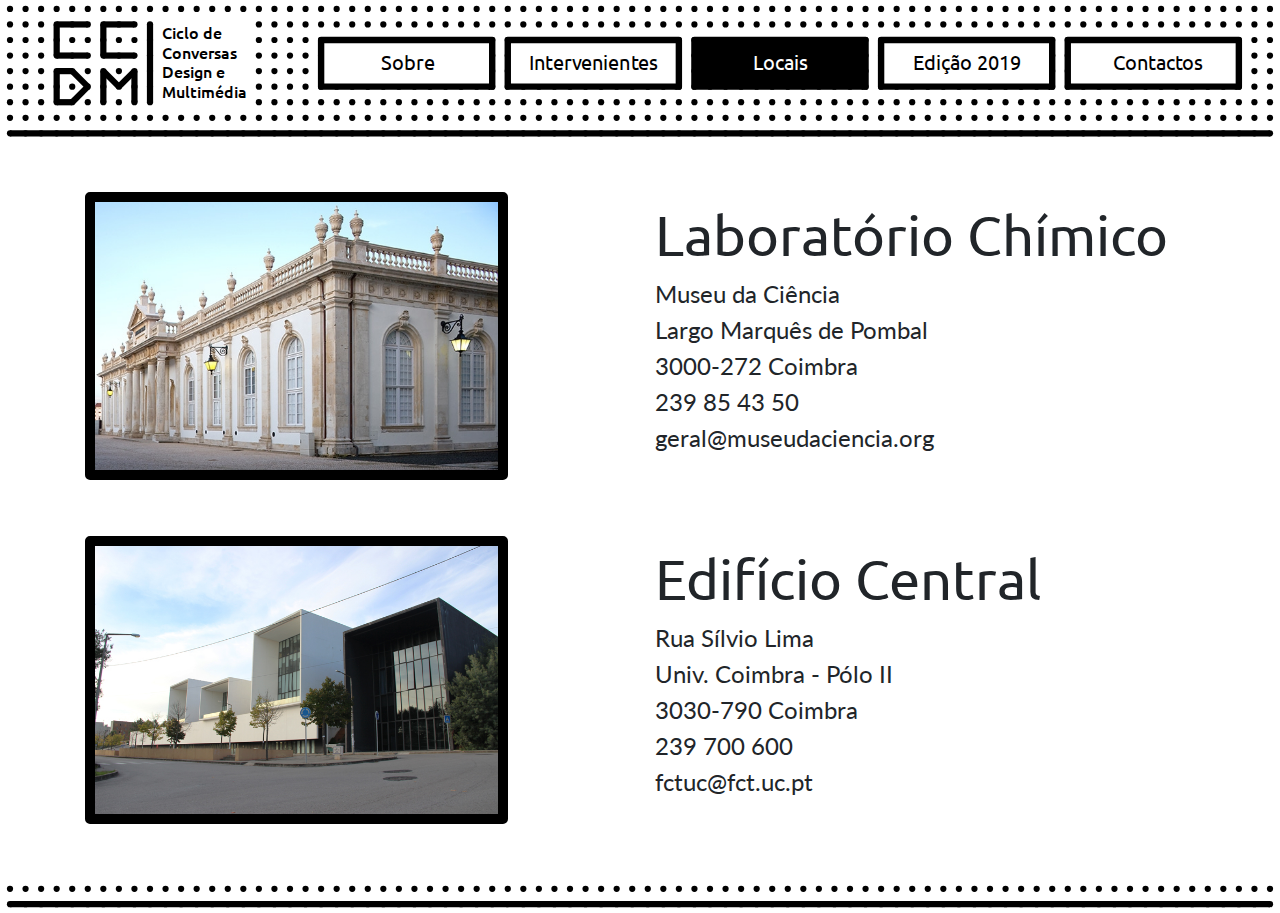
<file: locais.html>
<!DOCTYPE html>
<html lang="">
<head>
    <meta charset="UTF-8">
    <meta name="viewport" content="width=device-width, initial-scale=1.0">
    <title>Locais - CCDM</title>
    <link rel="stylesheet" href="https://stackpath.bootstrapcdn.com/bootstrap/4.4.1/css/bootstrap.min.css" integrity="sha384-Vkoo8x4CGsO3+Hhxv8T/Q5PaXtkKtu6ug5TOeNV6gBiFeWPGFN9MuhOf23Q9Ifjh" crossorigin="anonymous">
    <link rel="stylesheet" type="text/css" href="css/locais.css">
    <link rel="stylesheet" type="text/css" href="css/geral.css">
    <link href="https://fonts.googleapis.com/css?family=Lato|Ubuntu&display=swap" rel="stylesheet">
    <link rel="icon" href="media/ccdm_logo_small.png">
    <link rel="icon" href="media/ccdm_logo_small.svg">
</head>
<body>
<header>
    <nav id="nav-large">
        <svg id="collapsed" data-name="Layer 1" xmlns="http://www.w3.org/2000/svg" viewBox="0 0 1440 160"><defs><style>.cls-1{fill:#fff;}.cls-2{fill:none;stroke:#000;stroke-miterlimit:10;stroke-width:7px;}.cls-3,.cls-8,.cls-9{font-size:22px;font-family:Ubuntu;}.cls-4{letter-spacing:-0.01em;}.cls-5{letter-spacing:0em;}.cls-6{letter-spacing:0.02em;}.cls-7{letter-spacing:-0.01em;}.cls-8{letter-spacing:-0.01em;}.cls-9{letter-spacing:-0.02em;}.cls-10{letter-spacing:0em;}.cls-11{letter-spacing:-0.01em;}.cls-12{font-size:17.82px;font-family:Ubuntu-Medium, Ubuntu;font-weight:500;}.cls-13{letter-spacing:-0.02em;}.cls-14{letter-spacing:-0.03em;}.cls-15{letter-spacing:-0.02em;}.cls-16{letter-spacing:0em;}.cls-17{letter-spacing:0em;}.cls-18{letter-spacing:-0.01em;}</style></defs><title></title><rect class="cls-1" width="1440" height="160"/><circle cx="11.25" cy="10" r="3.5"/><circle cx="11.25" cy="27.5" r="3.5"/><circle cx="11.25" cy="45" r="3.5"/><circle cx="11.25" cy="62.5" r="3.5"/><circle cx="11.25" cy="80" r="3.5"/><circle cx="11.25" cy="97.5" r="3.5"/><circle cx="11.25" cy="115" r="3.5"/><circle cx="11.25" cy="132.5" r="3.5"/><circle cx="11.25" cy="150" r="3.5"/><circle cx="28.75" cy="10" r="3.5"/><circle cx="28.75" cy="27.5" r="3.5"/><circle cx="28.75" cy="45" r="3.5"/><circle cx="28.75" cy="62.5" r="3.5"/><circle cx="28.75" cy="80" r="3.5"/><circle cx="28.75" cy="97.5" r="3.5"/><circle cx="28.75" cy="115" r="3.5"/><circle cx="28.75" cy="132.5" r="3.5"/><circle cx="28.75" cy="150" r="3.5"/><circle cx="46.25" cy="10" r="3.5"/><circle cx="46.25" cy="27.5" r="3.5"/><circle cx="46.25" cy="45" r="3.5"/><circle cx="46.25" cy="62.5" r="3.5"/><circle cx="46.25" cy="80" r="3.5"/><circle cx="46.25" cy="97.5" r="3.5"/><circle cx="46.25" cy="115" r="3.5"/><circle cx="46.25" cy="132.5" r="3.5"/><circle cx="46.25" cy="150" r="3.5"/><circle cx="63.75" cy="10" r="3.5"/><circle cx="63.75" cy="132.5" r="3.5"/><circle cx="63.75" cy="150" r="3.5"/><circle cx="81.25" cy="10" r="3.5"/><circle cx="81.25" cy="132.5" r="3.5"/><circle cx="81.25" cy="150" r="3.5"/><circle cx="98.75" cy="10" r="3.5"/><circle cx="98.75" cy="132.5" r="3.5"/><circle cx="98.75" cy="150" r="3.5"/><circle cx="116.25" cy="10" r="3.5"/><circle cx="116.25" cy="132.5" r="3.5"/><circle cx="116.25" cy="150" r="3.5"/><circle cx="133.75" cy="10" r="3.5"/><circle cx="133.75" cy="132.5" r="3.5"/><circle cx="133.75" cy="150" r="3.5"/><circle cx="151.25" cy="10" r="3.5"/><circle cx="151.25" cy="132.5" r="3.5"/><circle cx="151.25" cy="150" r="3.5"/><circle cx="168.75" cy="10" r="3.5"/><circle cx="168.75" cy="132.5" r="3.5"/><circle cx="168.75" cy="150" r="3.5"/><circle cx="186.25" cy="10" r="3.5"/><circle cx="186.25" cy="132.5" r="3.5"/><circle cx="186.25" cy="150" r="3.5"/><circle cx="203.75" cy="10" r="3.5"/><circle cx="203.75" cy="132.5" r="3.5"/><circle cx="203.75" cy="150" r="3.5"/><circle cx="221.25" cy="10" r="3.5"/><circle cx="221.25" cy="132.5" r="3.5"/><circle cx="221.25" cy="150" r="3.5"/><circle cx="238.75" cy="10" r="3.5"/><circle cx="238.75" cy="132.5" r="3.5"/><circle cx="238.75" cy="150" r="3.5"/><circle cx="256.25" cy="10" r="3.5"/><circle cx="256.25" cy="132.5" r="3.5"/><circle cx="256.25" cy="150" r="3.5"/><circle cx="273.75" cy="10" r="3.5"/><circle cx="273.75" cy="132.5" r="3.5"/><circle cx="273.75" cy="150" r="3.5"/><circle cx="291.25" cy="10" r="3.5"/><circle cx="291.25" cy="132.5" r="3.5"/><circle cx="291.25" cy="150" r="3.5"/><circle cx="308.75" cy="10" r="3.5"/><circle cx="308.75" cy="27.5" r="3.5"/><circle cx="308.75" cy="45" r="3.5"/><circle cx="308.75" cy="62.5" r="3.5"/><circle cx="308.75" cy="80" r="3.5"/><circle cx="308.75" cy="97.5" r="3.5"/><circle cx="308.75" cy="115" r="3.5"/><circle cx="308.75" cy="132.5" r="3.5"/><circle cx="308.75" cy="150" r="3.5"/><circle cx="326.25" cy="10" r="3.5"/><circle cx="326.25" cy="27.5" r="3.5"/><circle cx="326.25" cy="45" r="3.5"/><circle cx="326.25" cy="62.5" r="3.5"/><circle cx="326.25" cy="80" r="3.5"/><circle cx="326.25" cy="97.5" r="3.5"/><circle cx="326.25" cy="115" r="3.5"/><circle cx="326.25" cy="132.5" r="3.5"/><circle cx="326.25" cy="150" r="3.5"/><circle cx="343.75" cy="10" r="3.5"/><circle cx="343.75" cy="27.5" r="3.5"/><circle cx="343.75" cy="45" r="3.5"/><circle cx="343.75" cy="62.5" r="3.5"/><circle cx="343.75" cy="80" r="3.5"/><circle cx="343.75" cy="97.5" r="3.5"/><circle cx="343.75" cy="115" r="3.5"/><circle cx="343.75" cy="132.5" r="3.5"/><circle cx="343.75" cy="150" r="3.5"/><circle cx="361.25" cy="10" r="3.5"/><circle cx="361.25" cy="27.5" r="3.5"/><circle cx="361.25" cy="45" r="3.5"/><circle cx="361.25" cy="62.5" r="3.5"/><circle cx="361.25" cy="80" r="3.5"/><circle cx="361.25" cy="97.5" r="3.5"/><circle cx="361.25" cy="115" r="3.5"/><circle cx="361.25" cy="132.5" r="3.5"/><circle cx="361.25" cy="150" r="3.5"/><circle cx="378.75" cy="10" r="3.5"/><circle cx="378.75" cy="27.5" r="3.5"/><circle cx="378.75" cy="45" r="3.5"/><circle cx="378.75" cy="62.5" r="3.5"/><circle cx="378.75" cy="80" r="3.5"/><circle cx="378.75" cy="97.5" r="3.5"/><circle cx="378.75" cy="115" r="3.5"/><circle cx="378.75" cy="132.5" r="3.5"/><circle cx="378.75" cy="150" r="3.5"/><circle cx="396.25" cy="10" r="3.5"/><circle cx="396.25" cy="27.5" r="3.5"/><circle cx="396.25" cy="45" r="3.5"/><circle cx="396.25" cy="62.5" r="3.5"/><circle cx="396.25" cy="80" r="3.5"/><circle cx="396.25" cy="97.5" r="3.5"/><circle cx="396.25" cy="115" r="3.5"/><circle cx="396.25" cy="132.5" r="3.5"/><circle cx="396.25" cy="150" r="3.5"/><circle cx="413.75" cy="10" r="3.5"/><circle cx="413.75" cy="27.5" r="3.5"/><circle cx="413.75" cy="45" r="3.5"/><circle cx="413.75" cy="62.5" r="3.5"/><circle cx="413.75" cy="80" r="3.5"/><circle cx="413.75" cy="97.5" r="3.5"/><circle cx="413.75" cy="115" r="3.5"/><circle cx="413.75" cy="132.5" r="3.5"/><circle cx="413.75" cy="150" r="3.5"/><circle cx="431.25" cy="10" r="3.5"/><circle cx="431.25" cy="27.5" r="3.5"/><circle cx="431.25" cy="45" r="3.5"/><circle cx="431.25" cy="62.5" r="3.5"/><circle cx="431.25" cy="80" r="3.5"/><circle cx="431.25" cy="97.5" r="3.5"/><circle cx="431.25" cy="115" r="3.5"/><circle cx="431.25" cy="132.5" r="3.5"/><circle cx="431.25" cy="150" r="3.5"/><circle cx="448.75" cy="10" r="3.5"/><circle cx="448.75" cy="27.5" r="3.5"/><circle cx="448.75" cy="45" r="3.5"/><circle cx="448.75" cy="62.5" r="3.5"/><circle cx="448.75" cy="80" r="3.5"/><circle cx="448.75" cy="97.5" r="3.5"/><circle cx="448.75" cy="115" r="3.5"/><circle cx="448.75" cy="132.5" r="3.5"/><circle cx="448.75" cy="150" r="3.5"/><circle cx="466.25" cy="10" r="3.5"/><circle cx="466.25" cy="27.5" r="3.5"/><circle cx="466.25" cy="45" r="3.5"/><circle cx="466.25" cy="62.5" r="3.5"/><circle cx="466.25" cy="80" r="3.5"/><circle cx="466.25" cy="97.5" r="3.5"/><circle cx="466.25" cy="115" r="3.5"/><circle cx="466.25" cy="132.5" r="3.5"/><circle cx="466.25" cy="150" r="3.5"/><circle cx="483.75" cy="10" r="3.5"/><circle cx="483.75" cy="27.5" r="3.5"/><circle cx="483.75" cy="45" r="3.5"/><circle cx="483.75" cy="62.5" r="3.5"/><circle cx="483.75" cy="80" r="3.5"/><circle cx="483.75" cy="97.5" r="3.5"/><circle cx="483.75" cy="115" r="3.5"/><circle cx="483.75" cy="132.5" r="3.5"/><circle cx="483.75" cy="150" r="3.5"/><circle cx="501.25" cy="10" r="3.5"/><circle cx="501.25" cy="27.5" r="3.5"/><circle cx="501.25" cy="45" r="3.5"/><circle cx="501.25" cy="62.5" r="3.5"/><circle cx="501.25" cy="80" r="3.5"/><circle cx="501.25" cy="97.5" r="3.5"/><circle cx="501.25" cy="115" r="3.5"/><circle cx="501.25" cy="132.5" r="3.5"/><circle cx="501.25" cy="150" r="3.5"/><circle cx="518.75" cy="10" r="3.5"/><circle cx="518.75" cy="27.5" r="3.5"/><circle cx="518.75" cy="45" r="3.5"/><circle cx="518.75" cy="62.5" r="3.5"/><circle cx="518.75" cy="80" r="3.5"/><circle cx="518.75" cy="97.5" r="3.5"/><circle cx="518.75" cy="115" r="3.5"/><circle cx="518.75" cy="132.5" r="3.5"/><circle cx="518.75" cy="150" r="3.5"/><circle cx="536.25" cy="10" r="3.5"/><circle cx="536.25" cy="27.5" r="3.5"/><circle cx="536.25" cy="45" r="3.5"/><circle cx="536.25" cy="62.5" r="3.5"/><circle cx="536.25" cy="80" r="3.5"/><circle cx="536.25" cy="97.5" r="3.5"/><circle cx="536.25" cy="115" r="3.5"/><circle cx="536.25" cy="132.5" r="3.5"/><circle cx="536.25" cy="150" r="3.5"/><circle cx="553.75" cy="10" r="3.5"/><circle cx="553.75" cy="27.5" r="3.5"/><circle cx="553.75" cy="45" r="3.5"/><circle cx="553.75" cy="62.5" r="3.5"/><circle cx="553.75" cy="80" r="3.5"/><circle cx="553.75" cy="97.5" r="3.5"/><circle cx="553.75" cy="115" r="3.5"/><circle cx="553.75" cy="132.5" r="3.5"/><circle cx="553.75" cy="150" r="3.5"/><circle cx="571.25" cy="10" r="3.5"/><circle cx="571.25" cy="27.5" r="3.5"/><circle cx="571.25" cy="45" r="3.5"/><circle cx="571.25" cy="62.5" r="3.5"/><circle cx="571.25" cy="80" r="3.5"/><circle cx="571.25" cy="97.5" r="3.5"/><circle cx="571.25" cy="115" r="3.5"/><circle cx="571.25" cy="132.5" r="3.5"/><circle cx="571.25" cy="150" r="3.5"/><circle cx="588.75" cy="10" r="3.5"/><circle cx="588.75" cy="27.5" r="3.5"/><circle cx="588.75" cy="45" r="3.5"/><circle cx="588.75" cy="62.5" r="3.5"/><circle cx="588.75" cy="80" r="3.5"/><circle cx="588.75" cy="97.5" r="3.5"/><circle cx="588.75" cy="115" r="3.5"/><circle cx="588.75" cy="132.5" r="3.5"/><circle cx="588.75" cy="150" r="3.5"/><circle cx="606.25" cy="10" r="3.5"/><circle cx="606.25" cy="27.5" r="3.5"/><circle cx="606.25" cy="45" r="3.5"/><circle cx="606.25" cy="62.5" r="3.5"/><circle cx="606.25" cy="80" r="3.5"/><circle cx="606.25" cy="97.5" r="3.5"/><circle cx="606.25" cy="115" r="3.5"/><circle cx="606.25" cy="132.5" r="3.5"/><circle cx="606.25" cy="150" r="3.5"/><circle cx="623.75" cy="10" r="3.5"/><circle cx="623.75" cy="27.5" r="3.5"/><circle cx="623.75" cy="45" r="3.5"/><circle cx="623.75" cy="62.5" r="3.5"/><circle cx="623.75" cy="80" r="3.5"/><circle cx="623.75" cy="97.5" r="3.5"/><circle cx="623.75" cy="115" r="3.5"/><circle cx="623.75" cy="132.5" r="3.5"/><circle cx="623.75" cy="150" r="3.5"/><circle cx="641.25" cy="10" r="3.5"/><circle cx="641.25" cy="27.5" r="3.5"/><circle cx="641.25" cy="45" r="3.5"/><circle cx="641.25" cy="62.5" r="3.5"/><circle cx="641.25" cy="80" r="3.5"/><circle cx="641.25" cy="97.5" r="3.5"/><circle cx="641.25" cy="115" r="3.5"/><circle cx="641.25" cy="132.5" r="3.5"/><circle cx="641.25" cy="150" r="3.5"/><circle cx="658.75" cy="10" r="3.5"/><circle cx="658.75" cy="27.5" r="3.5"/><circle cx="658.75" cy="45" r="3.5"/><circle cx="658.75" cy="62.5" r="3.5"/><circle cx="658.75" cy="80" r="3.5"/><circle cx="658.75" cy="97.5" r="3.5"/><circle cx="658.75" cy="115" r="3.5"/><circle cx="658.75" cy="132.5" r="3.5"/><circle cx="658.75" cy="150" r="3.5"/><circle cx="676.25" cy="10" r="3.5"/><circle cx="676.25" cy="27.5" r="3.5"/><circle cx="676.25" cy="45" r="3.5"/><circle cx="676.25" cy="62.5" r="3.5"/><circle cx="676.25" cy="80" r="3.5"/><circle cx="676.25" cy="97.5" r="3.5"/><circle cx="676.25" cy="115" r="3.5"/><circle cx="676.25" cy="132.5" r="3.5"/><circle cx="676.25" cy="150" r="3.5"/><circle cx="693.75" cy="10" r="3.5"/><circle cx="693.75" cy="27.5" r="3.5"/><circle cx="693.75" cy="45" r="3.5"/><circle cx="693.75" cy="62.5" r="3.5"/><circle cx="693.75" cy="80" r="3.5"/><circle cx="693.75" cy="97.5" r="3.5"/><circle cx="693.75" cy="115" r="3.5"/><circle cx="693.75" cy="132.5" r="3.5"/><circle cx="693.75" cy="150" r="3.5"/><circle cx="711.25" cy="10" r="3.5"/><circle cx="711.25" cy="27.5" r="3.5"/><circle cx="711.25" cy="45" r="3.5"/><circle cx="711.25" cy="62.5" r="3.5"/><circle cx="711.25" cy="80" r="3.5"/><circle cx="711.25" cy="97.5" r="3.5"/><circle cx="711.25" cy="115" r="3.5"/><circle cx="711.25" cy="132.5" r="3.5"/><circle cx="711.25" cy="150" r="3.5"/><circle cx="728.75" cy="10" r="3.5"/><circle cx="728.75" cy="27.5" r="3.5"/><circle cx="728.75" cy="45" r="3.5"/><circle cx="728.75" cy="62.5" r="3.5"/><circle cx="728.75" cy="80" r="3.5"/><circle cx="728.75" cy="97.5" r="3.5"/><circle cx="728.75" cy="115" r="3.5"/><circle cx="728.75" cy="132.5" r="3.5"/><circle cx="728.75" cy="150" r="3.5"/><circle cx="746.25" cy="10" r="3.5"/><circle cx="746.25" cy="27.5" r="3.5"/><circle cx="746.25" cy="45" r="3.5"/><circle cx="746.25" cy="62.5" r="3.5"/><circle cx="746.25" cy="80" r="3.5"/><circle cx="746.25" cy="97.5" r="3.5"/><circle cx="746.25" cy="115" r="3.5"/><circle cx="746.25" cy="132.5" r="3.5"/><circle cx="746.25" cy="150" r="3.5"/><circle cx="763.75" cy="10" r="3.5"/><circle cx="763.75" cy="27.5" r="3.5"/><circle cx="763.75" cy="45" r="3.5"/><circle cx="763.75" cy="62.5" r="3.5"/><circle cx="763.75" cy="80" r="3.5"/><circle cx="763.75" cy="97.5" r="3.5"/><circle cx="763.75" cy="115" r="3.5"/><circle cx="763.75" cy="132.5" r="3.5"/><circle cx="763.75" cy="150" r="3.5"/><circle cx="781.25" cy="10" r="3.5"/><circle cx="781.25" cy="27.5" r="3.5"/><circle cx="781.25" cy="45" r="3.5"/><circle cx="781.25" cy="62.5" r="3.5"/><circle cx="781.25" cy="80" r="3.5"/><circle cx="781.25" cy="97.5" r="3.5"/><circle cx="781.25" cy="115" r="3.5"/><circle cx="781.25" cy="132.5" r="3.5"/><circle cx="781.25" cy="150" r="3.5"/><circle cx="798.75" cy="10" r="3.5"/><circle cx="798.75" cy="27.5" r="3.5"/><circle cx="798.75" cy="45" r="3.5"/><circle cx="798.75" cy="62.5" r="3.5"/><circle cx="798.75" cy="80" r="3.5"/><circle cx="798.75" cy="97.5" r="3.5"/><circle cx="798.75" cy="115" r="3.5"/><circle cx="798.75" cy="132.5" r="3.5"/><circle cx="798.75" cy="150" r="3.5"/><circle cx="816.25" cy="10" r="3.5"/><circle cx="816.25" cy="27.5" r="3.5"/><circle cx="816.25" cy="45" r="3.5"/><circle cx="816.25" cy="62.5" r="3.5"/><circle cx="816.25" cy="80" r="3.5"/><circle cx="816.25" cy="97.5" r="3.5"/><circle cx="816.25" cy="115" r="3.5"/><circle cx="816.25" cy="132.5" r="3.5"/><circle cx="816.25" cy="150" r="3.5"/><circle cx="833.75" cy="10" r="3.5"/><circle cx="833.75" cy="27.5" r="3.5"/><circle cx="833.75" cy="45" r="3.5"/><circle cx="833.75" cy="62.5" r="3.5"/><circle cx="833.75" cy="80" r="3.5"/><circle cx="833.75" cy="97.5" r="3.5"/><circle cx="833.75" cy="115" r="3.5"/><circle cx="833.75" cy="132.5" r="3.5"/><circle cx="833.75" cy="150" r="3.5"/><circle cx="851.25" cy="10" r="3.5"/><circle cx="851.25" cy="27.5" r="3.5"/><circle cx="851.25" cy="45" r="3.5"/><circle cx="851.25" cy="62.5" r="3.5"/><circle cx="851.25" cy="80" r="3.5"/><circle cx="851.25" cy="97.5" r="3.5"/><circle cx="851.25" cy="115" r="3.5"/><circle cx="851.25" cy="132.5" r="3.5"/><circle cx="851.25" cy="150" r="3.5"/><circle cx="868.75" cy="10" r="3.5"/><circle cx="868.75" cy="27.5" r="3.5"/><circle cx="868.75" cy="45" r="3.5"/><circle cx="868.75" cy="62.5" r="3.5"/><circle cx="868.75" cy="80" r="3.5"/><circle cx="868.75" cy="97.5" r="3.5"/><circle cx="868.75" cy="115" r="3.5"/><circle cx="868.75" cy="132.5" r="3.5"/><circle cx="868.75" cy="150" r="3.5"/><circle cx="886.25" cy="10" r="3.5"/><circle cx="886.25" cy="27.5" r="3.5"/><circle cx="886.25" cy="45" r="3.5"/><circle cx="886.25" cy="62.5" r="3.5"/><circle cx="886.25" cy="80" r="3.5"/><circle cx="886.25" cy="97.5" r="3.5"/><circle cx="886.25" cy="115" r="3.5"/><circle cx="886.25" cy="132.5" r="3.5"/><circle cx="886.25" cy="150" r="3.5"/><circle cx="903.75" cy="10" r="3.5"/><circle cx="903.75" cy="27.5" r="3.5"/><circle cx="903.75" cy="45" r="3.5"/><circle cx="903.75" cy="62.5" r="3.5"/><circle cx="903.75" cy="80" r="3.5"/><circle cx="903.75" cy="97.5" r="3.5"/><circle cx="903.75" cy="115" r="3.5"/><circle cx="903.75" cy="132.5" r="3.5"/><circle cx="903.75" cy="150" r="3.5"/><circle cx="921.25" cy="10" r="3.5"/><circle cx="921.25" cy="27.5" r="3.5"/><circle cx="921.25" cy="45" r="3.5"/><circle cx="921.25" cy="62.5" r="3.5"/><circle cx="921.25" cy="80" r="3.5"/><circle cx="921.25" cy="97.5" r="3.5"/><circle cx="921.25" cy="115" r="3.5"/><circle cx="921.25" cy="132.5" r="3.5"/><circle cx="921.25" cy="150" r="3.5"/><circle cx="938.75" cy="10" r="3.5"/><circle cx="938.75" cy="27.5" r="3.5"/><circle cx="938.75" cy="45" r="3.5"/><circle cx="938.75" cy="62.5" r="3.5"/><circle cx="938.75" cy="80" r="3.5"/><circle cx="938.75" cy="97.5" r="3.5"/><circle cx="938.75" cy="115" r="3.5"/><circle cx="938.75" cy="132.5" r="3.5"/><circle cx="938.75" cy="150" r="3.5"/><circle cx="956.25" cy="10" r="3.5"/><circle cx="956.25" cy="27.5" r="3.5"/><circle cx="956.25" cy="45" r="3.5"/><circle cx="956.25" cy="62.5" r="3.5"/><circle cx="956.25" cy="80" r="3.5"/><circle cx="956.25" cy="97.5" r="3.5"/><circle cx="956.25" cy="115" r="3.5"/><circle cx="956.25" cy="132.5" r="3.5"/><circle cx="956.25" cy="150" r="3.5"/><circle cx="973.75" cy="10" r="3.5"/><circle cx="973.75" cy="27.5" r="3.5"/><circle cx="973.75" cy="45" r="3.5"/><circle cx="973.75" cy="62.5" r="3.5"/><circle cx="973.75" cy="80" r="3.5"/><circle cx="973.75" cy="97.5" r="3.5"/><circle cx="973.75" cy="115" r="3.5"/><circle cx="973.75" cy="132.5" r="3.5"/><circle cx="973.75" cy="150" r="3.5"/><circle cx="991.25" cy="10" r="3.5"/><circle cx="991.25" cy="27.5" r="3.5"/><circle cx="991.25" cy="45" r="3.5"/><circle cx="991.25" cy="62.5" r="3.5"/><circle cx="991.25" cy="80" r="3.5"/><circle cx="991.25" cy="97.5" r="3.5"/><circle cx="991.25" cy="115" r="3.5"/><circle cx="991.25" cy="132.5" r="3.5"/><circle cx="991.25" cy="150" r="3.5"/><circle cx="1008.75" cy="10" r="3.5"/><circle cx="1008.75" cy="27.5" r="3.5"/><circle cx="1008.75" cy="45" r="3.5"/><circle cx="1008.75" cy="62.5" r="3.5"/><circle cx="1008.75" cy="80" r="3.5"/><circle cx="1008.75" cy="97.5" r="3.5"/><circle cx="1008.75" cy="115" r="3.5"/><circle cx="1008.75" cy="132.5" r="3.5"/><circle cx="1008.75" cy="150" r="3.5"/><circle cx="1026.25" cy="10" r="3.5"/><circle cx="1026.25" cy="27.5" r="3.5"/><circle cx="1026.25" cy="45" r="3.5"/><circle cx="1026.25" cy="62.5" r="3.5"/><circle cx="1026.25" cy="80" r="3.5"/><circle cx="1026.25" cy="97.5" r="3.5"/><circle cx="1026.25" cy="115" r="3.5"/><circle cx="1026.25" cy="132.5" r="3.5"/><circle cx="1026.25" cy="150" r="3.5"/><circle cx="1043.75" cy="10" r="3.5"/><circle cx="1043.75" cy="27.5" r="3.5"/><circle cx="1043.75" cy="45" r="3.5"/><circle cx="1043.75" cy="62.5" r="3.5"/><circle cx="1043.75" cy="80" r="3.5"/><circle cx="1043.75" cy="97.5" r="3.5"/><circle cx="1043.75" cy="115" r="3.5"/><circle cx="1043.75" cy="132.5" r="3.5"/><circle cx="1043.75" cy="150" r="3.5"/><circle cx="1061.25" cy="10" r="3.5"/><circle cx="1061.25" cy="27.5" r="3.5"/><circle cx="1061.25" cy="45" r="3.5"/><circle cx="1061.25" cy="62.5" r="3.5"/><circle cx="1061.25" cy="80" r="3.5"/><circle cx="1061.25" cy="97.5" r="3.5"/><circle cx="1061.25" cy="115" r="3.5"/><circle cx="1061.25" cy="132.5" r="3.5"/><circle cx="1061.25" cy="150" r="3.5"/><circle cx="1078.75" cy="10" r="3.5"/><circle cx="1078.75" cy="27.5" r="3.5"/><circle cx="1078.75" cy="45" r="3.5"/><circle cx="1078.75" cy="62.5" r="3.5"/><circle cx="1078.75" cy="80" r="3.5"/><circle cx="1078.75" cy="97.5" r="3.5"/><circle cx="1078.75" cy="115" r="3.5"/><circle cx="1078.75" cy="132.5" r="3.5"/><circle cx="1078.75" cy="150" r="3.5"/><circle cx="1096.25" cy="10" r="3.5"/><circle cx="1096.25" cy="27.5" r="3.5"/><circle cx="1096.25" cy="45" r="3.5"/><circle cx="1096.25" cy="62.5" r="3.5"/><circle cx="1096.25" cy="80" r="3.5"/><circle cx="1096.25" cy="97.5" r="3.5"/><circle cx="1096.25" cy="115" r="3.5"/><circle cx="1096.25" cy="132.5" r="3.5"/><circle cx="1096.25" cy="150" r="3.5"/><circle cx="1113.75" cy="10" r="3.5"/><circle cx="1113.75" cy="27.5" r="3.5"/><circle cx="1113.75" cy="45" r="3.5"/><circle cx="1113.75" cy="62.5" r="3.5"/><circle cx="1113.75" cy="80" r="3.5"/><circle cx="1113.75" cy="97.5" r="3.5"/><circle cx="1113.75" cy="115" r="3.5"/><circle cx="1113.75" cy="132.5" r="3.5"/><circle cx="1113.75" cy="150" r="3.5"/><circle cx="1131.25" cy="10" r="3.5"/><circle cx="1131.25" cy="27.5" r="3.5"/><circle cx="1131.25" cy="45" r="3.5"/><circle cx="1131.25" cy="62.5" r="3.5"/><circle cx="1131.25" cy="80" r="3.5"/><circle cx="1131.25" cy="97.5" r="3.5"/><circle cx="1131.25" cy="115" r="3.5"/><circle cx="1131.25" cy="132.5" r="3.5"/><circle cx="1131.25" cy="150" r="3.5"/><circle cx="1148.75" cy="10" r="3.5"/><circle cx="1148.75" cy="27.5" r="3.5"/><circle cx="1148.75" cy="45" r="3.5"/><circle cx="1148.75" cy="62.5" r="3.5"/><circle cx="1148.75" cy="80" r="3.5"/><circle cx="1148.75" cy="97.5" r="3.5"/><circle cx="1148.75" cy="115" r="3.5"/><circle cx="1148.75" cy="132.5" r="3.5"/><circle cx="1148.75" cy="150" r="3.5"/><circle cx="1166.25" cy="10" r="3.5"/><circle cx="1166.25" cy="27.5" r="3.5"/><circle cx="1166.25" cy="45" r="3.5"/><circle cx="1166.25" cy="62.5" r="3.5"/><circle cx="1166.25" cy="80" r="3.5"/><circle cx="1166.25" cy="97.5" r="3.5"/><circle cx="1166.25" cy="115" r="3.5"/><circle cx="1166.25" cy="132.5" r="3.5"/><circle cx="1166.25" cy="150" r="3.5"/><circle cx="1183.75" cy="10" r="3.5"/><circle cx="1183.75" cy="27.5" r="3.5"/><circle cx="1183.75" cy="45" r="3.5"/><circle cx="1183.75" cy="62.5" r="3.5"/><circle cx="1183.75" cy="80" r="3.5"/><circle cx="1183.75" cy="97.5" r="3.5"/><circle cx="1183.75" cy="115" r="3.5"/><circle cx="1183.75" cy="132.5" r="3.5"/><circle cx="1183.75" cy="150" r="3.5"/><circle cx="1201.25" cy="10" r="3.5"/><circle cx="1201.25" cy="27.5" r="3.5"/><circle cx="1201.25" cy="45" r="3.5"/><circle cx="1201.25" cy="62.5" r="3.5"/><circle cx="1201.25" cy="80" r="3.5"/><circle cx="1201.25" cy="97.5" r="3.5"/><circle cx="1201.25" cy="115" r="3.5"/><circle cx="1201.25" cy="132.5" r="3.5"/><circle cx="1201.25" cy="150" r="3.5"/><circle cx="1218.75" cy="10" r="3.5"/><circle cx="1218.75" cy="27.5" r="3.5"/><circle cx="1218.75" cy="45" r="3.5"/><circle cx="1218.75" cy="62.5" r="3.5"/><circle cx="1218.75" cy="80" r="3.5"/><circle cx="1218.75" cy="97.5" r="3.5"/><circle cx="1218.75" cy="115" r="3.5"/><circle cx="1218.75" cy="132.5" r="3.5"/><circle cx="1218.75" cy="150" r="3.5"/><circle cx="1236.25" cy="10" r="3.5"/><circle cx="1236.25" cy="27.5" r="3.5"/><circle cx="1236.25" cy="45" r="3.5"/><circle cx="1236.25" cy="62.5" r="3.5"/><circle cx="1236.25" cy="80" r="3.5"/><circle cx="1236.25" cy="97.5" r="3.5"/><circle cx="1236.25" cy="115" r="3.5"/><circle cx="1236.25" cy="132.5" r="3.5"/><circle cx="1236.25" cy="150" r="3.5"/><circle cx="1253.75" cy="10" r="3.5"/><circle cx="1253.75" cy="27.5" r="3.5"/><circle cx="1253.75" cy="45" r="3.5"/><circle cx="1253.75" cy="62.5" r="3.5"/><circle cx="1253.75" cy="80" r="3.5"/><circle cx="1253.75" cy="97.5" r="3.5"/><circle cx="1253.75" cy="115" r="3.5"/><circle cx="1253.75" cy="132.5" r="3.5"/><circle cx="1253.75" cy="150" r="3.5"/><circle cx="1271.25" cy="10" r="3.5"/><circle cx="1271.25" cy="27.5" r="3.5"/><circle cx="1271.25" cy="45" r="3.5"/><circle cx="1271.25" cy="62.5" r="3.5"/><circle cx="1271.25" cy="80" r="3.5"/><circle cx="1271.25" cy="97.5" r="3.5"/><circle cx="1271.25" cy="115" r="3.5"/><circle cx="1271.25" cy="132.5" r="3.5"/><circle cx="1271.25" cy="150" r="3.5"/><circle cx="1288.75" cy="10" r="3.5"/><circle cx="1288.75" cy="27.5" r="3.5"/><circle cx="1288.75" cy="45" r="3.5"/><circle cx="1288.75" cy="62.5" r="3.5"/><circle cx="1288.75" cy="80" r="3.5"/><circle cx="1288.75" cy="97.5" r="3.5"/><circle cx="1288.75" cy="115" r="3.5"/><circle cx="1288.75" cy="132.5" r="3.5"/><circle cx="1288.75" cy="150" r="3.5"/><circle cx="1306.25" cy="10" r="3.5"/><circle cx="1306.25" cy="27.5" r="3.5"/><circle cx="1306.25" cy="45" r="3.5"/><circle cx="1306.25" cy="62.5" r="3.5"/><circle cx="1306.25" cy="80" r="3.5"/><circle cx="1306.25" cy="97.5" r="3.5"/><circle cx="1306.25" cy="115" r="3.5"/><circle cx="1306.25" cy="132.5" r="3.5"/><circle cx="1306.25" cy="150" r="3.5"/><circle cx="1323.75" cy="10" r="3.5"/><circle cx="1323.75" cy="27.5" r="3.5"/><circle cx="1323.75" cy="45" r="3.5"/><circle cx="1323.75" cy="62.5" r="3.5"/><circle cx="1323.75" cy="80" r="3.5"/><circle cx="1323.75" cy="97.5" r="3.5"/><circle cx="1323.75" cy="115" r="3.5"/><circle cx="1323.75" cy="132.5" r="3.5"/><circle cx="1323.75" cy="150" r="3.5"/><circle cx="1341.25" cy="10" r="3.5"/><circle cx="1341.25" cy="27.5" r="3.5"/><circle cx="1341.25" cy="45" r="3.5"/><circle cx="1341.25" cy="62.5" r="3.5"/><circle cx="1341.25" cy="80" r="3.5"/><circle cx="1341.25" cy="97.5" r="3.5"/><circle cx="1341.25" cy="115" r="3.5"/><circle cx="1341.25" cy="132.5" r="3.5"/><circle cx="1341.25" cy="150" r="3.5"/><circle cx="1358.75" cy="10" r="3.5"/><circle cx="1358.75" cy="27.5" r="3.5"/><circle cx="1358.75" cy="45" r="3.5"/><circle cx="1358.75" cy="62.5" r="3.5"/><circle cx="1358.75" cy="80" r="3.5"/><circle cx="1358.75" cy="97.5" r="3.5"/><circle cx="1358.75" cy="115" r="3.5"/><circle cx="1358.75" cy="132.5" r="3.5"/><circle cx="1358.75" cy="150" r="3.5"/><circle cx="1376.25" cy="10" r="3.5"/><circle cx="1376.25" cy="27.5" r="3.5"/><circle cx="1376.25" cy="45" r="3.5"/><circle cx="1376.25" cy="62.5" r="3.5"/><circle cx="1376.25" cy="80" r="3.5"/><circle cx="1376.25" cy="97.5" r="3.5"/><circle cx="1376.25" cy="115" r="3.5"/><circle cx="1376.25" cy="132.5" r="3.5"/><circle cx="1376.25" cy="150" r="3.5"/><circle cx="1393.75" cy="10" r="3.5"/><circle cx="1393.75" cy="27.5" r="3.5"/><circle cx="1393.75" cy="45" r="3.5"/><circle cx="1393.75" cy="62.5" r="3.5"/><circle cx="1393.75" cy="80" r="3.5"/><circle cx="1393.75" cy="97.5" r="3.5"/><circle cx="1393.75" cy="115" r="3.5"/><circle cx="1393.75" cy="132.5" r="3.5"/><circle cx="1393.75" cy="150" r="3.5"/><circle cx="1411.25" cy="10" r="3.5"/><circle cx="1411.25" cy="27.5" r="3.5"/><circle cx="1411.25" cy="45" r="3.5"/><circle cx="1411.25" cy="62.5" r="3.5"/><circle cx="1411.25" cy="80" r="3.5"/><circle cx="1411.25" cy="97.5" r="3.5"/><circle cx="1411.25" cy="115" r="3.5"/><circle cx="1411.25" cy="132.5" r="3.5"/><circle cx="1411.25" cy="150" r="3.5"/><circle cx="1428.75" cy="10" r="3.5"/><circle cx="1428.75" cy="27.5" r="3.5"/><circle cx="1428.75" cy="45" r="3.5"/><circle cx="1428.75" cy="62.5" r="3.5"/><circle cx="1428.75" cy="80" r="3.5"/><circle cx="1428.75" cy="97.5" r="3.5"/><circle cx="1428.75" cy="115" r="3.5"/><circle cx="1428.75" cy="132.5" r="3.5"/><circle cx="1428.75" cy="150" r="3.5"/><line class="cls-2" x1="11.25" y1="150" x2="1428.75" y2="150"/>
            <a id="botaointervenientes" class="botão" xlink:href="intervenientes.html">
                <rect class="cls-1" x="571.25" y="45" width="192.5" height="52.5"/>
                <path  d="M571.25,101.1H755.91c2.5,0,5,.05,7.52,0h.32a3.65,3.65,0,0,0,3.6-3.6V45a3.65,3.65,0,0,0-3.6-3.6H579.09c-2.5,0-5,0-7.52,0h-.32a3.65,3.65,0,0,0-3.6,3.6V97.5a3.6,3.6,0,1,0,7.2,0V45l-3.6,3.6H755.91c2.5,0,5,.1,7.52,0h.32l-3.6-3.6V97.5l3.6-3.6H579.09c-2.5,0-5-.05-7.52,0h-.32a3.6,3.6,0,0,0,0,7.2Z"/>
                <text class="cls-3" transform="translate(594.85 78.48)">In<tspan class="cls-4" x="18.55" y="0">t</tspan><tspan class="cls-5" x="27.17" y="0">e</tspan><tspan class="cls-6" x="39.47" y="0">r</tspan><tspan class="cls-7" x="48.42" y="0">v</tspan><tspan x="59.16" y="0">enien</tspan><tspan class="cls-4" x="114.57" y="0">t</tspan><tspan x="123.2" y="0">es</tspan></text>
            </a>
            <a id="botaosobre" class="botão" xlink:href="sobre.html">
                <rect class="cls-1" x="361.25" y="45" width="192.5" height="52.5"/>
                <path d="M361.25,101.1H545.9c2.51,0,5,.05,7.53,0h.32a3.65,3.65,0,0,0,3.6-3.6V45a3.65,3.65,0,0,0-3.6-3.6H369.1c-2.51,0-5,0-7.53,0h-.32a3.65,3.65,0,0,0-3.6,3.6V97.5a3.6,3.6,0,0,0,7.2,0V45l-3.6,3.6H545.9c2.5,0,5,.1,7.53,0h.32l-3.6-3.6V97.5l3.6-3.6H369.1c-2.51,0-5-.05-7.53,0h-.32a3.6,3.6,0,0,0,0,7.2Z"/>
                <text class="cls-3" transform="translate(428.28 78.48)">Sobre</text>
            </a>
            <a id="botaolocais" class="botão" xlink:href="locais.html">
                <rect class="cls-1" x="781.25" y="45" width="192.5" height="52.5"/>
                <path d="M777.65,45V97.5a3.65,3.65,0,0,0,3.6,3.6H965.9c2.51,0,5,.05,7.53,0h.32a3.65,3.65,0,0,0,3.6-3.6V45a3.65,3.65,0,0,0-3.6-3.6H789.1c-2.51,0-5,0-7.53,0h-.32a3.6,3.6,0,0,0,0,7.2H965.9c2.5,0,5,.1,7.53,0h.32l-3.6-3.6V97.5l3.6-3.6H789.1c-2.5,0-5-.1-7.53,0h-.32l3.6,3.6V45a3.6,3.6,0,0,0-7.2,0Z"/>
                <text class="cls-8" transform="translate(846.89 78.48)">L<tspan class="cls-5" x="11.15" y="0">ocais</tspan></text>
            </a>
            <a id="botao2019" class="botão" xlink:href="2019.html">
                <rect class="cls-1" x="991.25" y="45" width="192.5" height="52.5"/>
                <path d="M991.25,101.1h184.66c2.5,0,5,.05,7.52,0h.32a3.65,3.65,0,0,0,3.6-3.6V45a3.65,3.65,0,0,0-3.6-3.6H999.09c-2.5,0-5,0-7.52,0h-.32a3.65,3.65,0,0,0-3.6,3.6V97.5a3.6,3.6,0,0,0,7.2,0V45l-3.6,3.6h184.66c2.5,0,5,.1,7.52,0h.32l-3.6-3.6V97.5l3.6-3.6H999.09c-2.5,0-5-.05-7.52,0h-.32a3.6,3.6,0,0,0,0,7.2Z"/>
                <text class="cls-9" transform="translate(1027.44 78.48)">E<tspan class="cls-10" x="12.19" y="0">dição 2019</tspan></text>
            </a>
            <a id="botaocontactos" class="botão" xlink:href="contactos.html">
                <rect class="cls-1" x="1201.25" y="45" width="192.5" height="52.5"/>
                <path d="M1201.25,101.1h184.66c2.5,0,5,.05,7.52,0h.32a3.65,3.65,0,0,0,3.6-3.6V45a3.65,3.65,0,0,0-3.6-3.6H1209.09c-2.5,0-5,0-7.52,0h-.32a3.65,3.65,0,0,0-3.6,3.6V97.5a3.6,3.6,0,0,0,7.2,0V45l-3.6,3.6h184.66c2.5,0,5,.1,7.52,0h.32l-3.6-3.6V97.5l3.6-3.6H1209.09c-2.5,0-5-.05-7.52,0h-.32a3.6,3.6,0,1,0,0,7.2Z"/>
                <text class="cls-3" transform="translate(1252 78.48)"><tspan class="cls-11">C</tspan><tspan x="13.31" y="0">ontac</tspan><tspan class="cls-7" x="69.48" y="0">t</tspan><tspan x="78.01" y="0">os</tspan></text>
            </a>
            <a id="botaohome" xlink:href="index.html">
                <rect class="cls-1" x="60.25" y="24" width="217" height="94.5"/>
                <circle cx="63.76" cy="27.5" r="3.5"/><circle cx="63.76" cy="45" r="3.5"/><circle cx="63.76" cy="62.5" r="3.5"/><circle cx="63.76" cy="80" r="3.5"/><circle cx="63.76" cy="97.5" r="3.5"/><circle cx="63.76" cy="115" r="3.5"/><circle cx="81.26" cy="27.5" r="3.5"/><circle cx="81.26" cy="45" r="3.5"/><circle cx="81.26" cy="62.5" r="3.5"/><circle cx="81.26" cy="80" r="3.5"/><circle cx="81.26" cy="97.5" r="3.5"/><circle cx="81.26" cy="115" r="3.5"/><circle cx="98.76" cy="27.5" r="3.5"/><circle cx="98.76" cy="45" r="3.5"/><circle cx="98.76" cy="62.5" r="3.5"/><circle cx="98.76" cy="80" r="3.5"/><circle cx="98.76" cy="97.5" r="3.5"/><circle cx="98.76" cy="115" r="3.5"/><circle cx="116.26" cy="27.5" r="3.5"/><circle cx="116.26" cy="45" r="3.5"/><circle cx="116.26" cy="62.5" r="3.5"/><circle cx="116.26" cy="80" r="3.5"/><circle cx="116.26" cy="97.5" r="3.5"/><circle cx="116.26" cy="115" r="3.5"/><circle cx="133.76" cy="27.5" r="3.5"/><circle cx="133.76" cy="45" r="3.5"/><circle cx="133.76" cy="62.5" r="3.5"/><circle cx="133.76" cy="80" r="3.5"/><circle cx="133.76" cy="97.5" r="3.5"/><circle cx="133.76" cy="115" r="3.5"/><circle cx="151.26" cy="27.5" r="3.5"/><circle cx="151.26" cy="45" r="3.5"/><circle cx="151.26" cy="62.5" r="3.5"/><circle cx="151.26" cy="80" r="3.5"/><circle cx="151.26" cy="97.5" r="3.5"/><circle cx="151.26" cy="115" r="3.5"/><circle cx="168.76" cy="27.5" r="3.5"/><circle cx="168.76" cy="45" r="3.5"/><circle cx="168.76" cy="62.5" r="3.5"/><circle cx="168.76" cy="80" r="3.5"/><circle cx="168.76" cy="97.5" r="3.5"/><circle cx="168.76" cy="115" r="3.5"/><line class="cls-2" x1="98.76" y1="27.5" x2="63.76" y2="27.5"/><line class="cls-2" x1="63.76" y1="62.5" x2="98.76" y2="62.5"/><line class="cls-2" x1="63.76" y1="27.5" x2="63.76" y2="62.5"/><line class="cls-2" x1="151.26" y1="27.5" x2="116.26" y2="27.5"/><line class="cls-2" x1="116.26" y1="62.5" x2="151.26" y2="62.5"/><line class="cls-2" x1="116.26" y1="27.5" x2="116.26" y2="62.5"/><line class="cls-2" x1="63.76" y1="80" x2="81.26" y2="80"/><line class="cls-2" x1="98.76" y1="97.5" x2="81.26" y2="80"/><line class="cls-2" x1="81.26" y1="115" x2="98.76" y2="97.5"/><line class="cls-2" x1="63.81" y1="115" x2="81.31" y2="115"/><line class="cls-2" x1="63.76" y1="80" x2="63.76" y2="115"/><line class="cls-2" x1="116.26" y1="115" x2="116.26" y2="80"/><line class="cls-2" x1="133.76" y1="97.5" x2="116.26" y2="80"/><line class="cls-2" x1="151.26" y1="80" x2="133.76" y2="97.5"/><line class="cls-2" x1="151.26" y1="115" x2="151.26" y2="80"/><line class="cls-2" x1="168.76" y1="27.5" x2="168.76" y2="115"/><text class="cls-12" transform="translate(182.77 44.06)">Ciclo de </text><text class="cls-12" transform="translate(182.77 66.39)"><tspan class="cls-13">C</tspan><tspan x="11.02" y="0">o</tspan><tspan class="cls-14" x="21.67" y="0">n</tspan><tspan class="cls-15" x="31.66" y="0">v</tspan><tspan class="cls-16" x="40.75" y="0">e</tspan><tspan class="cls-13" x="50.92" y="0">r</tspan><tspan class="cls-17" x="57.75" y="0">s</tspan><tspan x="65.83" y="0">as</tspan></text><text class="cls-12" transform="translate(182.77 87.54)">D<tspan class="cls-18" x="12.94" y="0">e</tspan><tspan x="22.96" y="0">sign e </tspan></text><text class="cls-12" transform="translate(182.77 109.87)">Multimédia</text><circle cx="291.25" cy="27.5" r="3.5"/><circle cx="291.25" cy="45" r="3.5"/><circle cx="291.25" cy="62.5" r="3.5"/><circle cx="291.25" cy="80" r="3.5"/><circle cx="291.25" cy="97.5" r="3.5"/><circle cx="291.25" cy="115" r="3.5"/>
            </a>
        </svg>
    </nav>
    <nav id="nav-small"><svg id="collapsed" data-name="Layer 1" xmlns="http://www.w3.org/2000/svg" viewBox="0 0 375 172"><title></title><rect width="375" height="172" fill="#ffffff"/><circle cx="22.5" cy="16" r="6"/><circle cx="52.5" cy="16" r="6"/><circle cx="82.5" cy="16" r="6"/><circle cx="112.5" cy="16" r="6"/><circle cx="142.5" cy="16" r="6"/><circle cx="172.5" cy="16" r="6"/><circle cx="202.5" cy="16" r="6"/><circle cx="232.5" cy="16" r="6"/><circle cx="262.5" cy="16" r="6"/><circle cx="292.5" cy="16" r="6"/><circle cx="322.5" cy="16" r="6"/><circle cx="352.5" cy="16" r="6"/><circle cx="22.5" cy="46" r="6"/><circle cx="52.5" cy="46" r="6"/><circle cx="82.5" cy="46" r="6"/><circle cx="112.5" cy="46" r="6"/><circle cx="142.5" cy="46" r="6"/><circle cx="232.5" cy="46" r="6"/><circle cx="262.5" cy="46" r="6"/><circle cx="292.5" cy="46" r="6"/><circle cx="322.5" cy="46" r="6"/><circle cx="352.5" cy="46" r="6"/><circle cx="22.5" cy="76" r="6"/><circle cx="52.5" cy="76" r="6"/><circle cx="82.5" cy="76" r="6"/><circle cx="112.5" cy="76" r="6"/><circle cx="142.5" cy="76" r="6"/><circle cx="232.5" cy="76" r="6"/><circle cx="262.5" cy="76" r="6"/><circle cx="292.5" cy="76" r="6"/><circle cx="322.5" cy="76" r="6"/><circle cx="352.5" cy="76" r="6"/><circle cx="22.5" cy="106" r="6"/><circle cx="52.5" cy="106" r="6"/><circle cx="82.5" cy="106" r="6"/><circle cx="112.5" cy="106" r="6"/><circle cx="142.5" cy="106" r="6"/><circle cx="232.5" cy="106" r="6"/><circle cx="262.5" cy="106" r="6"/><circle cx="292.5" cy="106" r="6"/><circle cx="322.5" cy="106" r="6"/><circle cx="352.5" cy="106" r="6"/><circle cx="22.5" cy="136" r="6"/><circle cx="52.5" cy="136" r="6"/><circle cx="82.5" cy="136" r="6"/><circle cx="112.5" cy="136" r="6"/><circle cx="142.5" cy="136" r="6"/><circle cx="172.5" cy="136" r="6"/><circle cx="202.5" cy="136" r="6"/><circle cx="232.5" cy="136" r="6"/><circle cx="262.5" cy="136" r="6"/><circle cx="292.5" cy="136" r="6"/><circle cx="322.5" cy="136" r="6"/><circle cx="352.5" cy="136" r="6"/><circle cx="22.5" cy="166" r="6"/><circle cx="352.5" cy="166" r="6"/>
        <line class="burger" x1="142.5" y1="46" x2="232.5" y2="46" fill="none" stroke="#000" stroke-miterlimit="10" stroke-width="12"/>
        <line class="burger" x1="142.5" y1="76" x2="232.5" y2="76" fill="none" stroke="#000" stroke-miterlimit="10" stroke-width="12"/>
        <line class="burger" x1="142.5" y1="106" x2="232.5" y2="106" fill="none" stroke="#000" stroke-miterlimit="10" stroke-width="12"/>
        <line x1="22.5" y1="166" x2="352.5" y2="166" fill="none" stroke="#000" stroke-miterlimit="10" stroke-width="12"/></svg>
        <svg id="full" data-name="Layer 1" xmlns="http://www.w3.org/2000/svg" viewBox="0 0 375 640"><title>ccdm_header_small_2</title><circle cx="22.5" cy="84" r="6"/><circle cx="352.5" cy="84" r="6"/><circle cx="22.5" cy="174" r="6"/><circle cx="352.5" cy="174" r="6"/><circle cx="22.5" cy="264" r="6"/><circle cx="352.5" cy="264" r="6"/><circle cx="22.5" cy="354" r="6"/><circle cx="352.5" cy="354" r="6"/><circle cx="22.5" cy="444" r="6"/><circle cx="352.5" cy="444" r="6"/><circle cx="22.5" cy="534" r="6"/><circle cx="352.5" cy="534" r="6"/><circle cx="22.5" cy="564" r="6"/><circle cx="52.5" cy="564" r="6"/><circle cx="82.5" cy="564" r="6"/><circle cx="112.5" cy="564" r="6"/><circle cx="142.5" cy="564" r="6"/><circle cx="172.5" cy="564" r="6"/><circle cx="202.5" cy="564" r="6"/><circle cx="232.5" cy="564" r="6"/><circle cx="262.5" cy="564" r="6"/><circle cx="292.5" cy="564" r="6"/><circle cx="322.5" cy="564" r="6"/><circle cx="352.5" cy="564" r="6"/><circle cx="22.5" cy="594" r="6"/><circle cx="52.5" cy="594" r="6"/><circle cx="82.5" cy="594" r="6"/><circle cx="112.5" cy="594" r="6"/><circle cx="142.5" cy="594" r="6"/><circle cx="172.5" cy="594" r="6"/><circle cx="202.5" cy="594" r="6"/><circle cx="232.5" cy="594" r="6"/><circle cx="262.5" cy="594" r="6"/><circle cx="292.5" cy="594" r="6"/><circle cx="322.5" cy="594" r="6"/><circle cx="352.5" cy="594" r="6"/><circle cx="22.5" cy="624" r="6"/><circle cx="52.5" cy="624" r="6"/><circle cx="82.5" cy="624" r="6"/><circle cx="112.5" cy="624" r="6"/><circle cx="142.5" cy="624" r="6"/><circle cx="172.5" cy="624" r="6"/><circle cx="202.5" cy="624" r="6"/><circle cx="232.5" cy="624" r="6"/><circle cx="262.5" cy="624" r="6"/><circle cx="292.5" cy="624" r="6"/><circle cx="322.5" cy="624" r="6"/><circle cx="352.5" cy="624" r="6"/><line x1="22.5" y1="84" x2="352.5" y2="84" fill="none" stroke="#000" stroke-miterlimit="10" stroke-width="12"/><line x1="22.5" y1="174" x2="352.5" y2="174" fill="none" stroke="#000" stroke-miterlimit="10" stroke-width="12"/><line x1="22.5" y1="264" x2="352.5" y2="264" fill="none" stroke="#000" stroke-miterlimit="10" stroke-width="12"/><line x1="22.5" y1="354" x2="352.5" y2="354" fill="none" stroke="#000" stroke-miterlimit="10" stroke-width="12"/><line x1="22.5" y1="444" x2="352.5" y2="444" fill="none" stroke="#000" stroke-miterlimit="10" stroke-width="12"/><line x1="22.5" y1="534" x2="352.5" y2="534" fill="#fff" stroke="#000" stroke-miterlimit="10" stroke-width="12"/>

            <a id="botaohomesmall" xlink:href="index.html">
            <rect width="375" height="78" fill="#fff"/>
            <text transform="translate(150.02 48.62)" font-size="30" font-family="Ubuntu-Medium, Ubuntu" font-weight="500">Início</text>
            </a>

            <a id="botaosobresmall" class="botão" xlink:href="sobre.html">
            <rect y="90" width="375" height="78" fill="#fff"/>
            <text transform="translate(146.88 138.62)" font-size="30" font-family="Ubuntu-Medium, Ubuntu" font-weight="500">Sobre</text>
            </a>

            <a id="botaointervenientessmall" class="botão" xlink:href="intervenientes.html">
            <rect y="180" width="375" height="78" fill="#fff"/>
            <text transform="translate(85.25 228.62)" font-size="30" font-family="Ubuntu-Medium, Ubuntu" font-weight="500">In<tspan x="26.31" y="0" letter-spacing="-0.01em">t</tspan><tspan x="38.58" y="0">e</tspan><tspan x="55.71" y="0" letter-spacing="0.02em">r</tspan><tspan x="68.34" y="0" letter-spacing="-0.01em">v</tspan><tspan x="83.76" y="0">enien</tspan><tspan x="161.4" y="0" letter-spacing="-0.01em">t</tspan><tspan x="173.67" y="0">es</tspan></text>
            </a>

            <a id="botaolocaissmall" class="botão" xlink:href="locais.html">
            <rect y="270" width="375" height="78" fill="#fff"/>
            <text transform="translate(144.59 318.62)" font-size="30" font-family="Ubuntu-Medium, Ubuntu" font-weight="500" letter-spacing="-0.01em">L<tspan x="15.72" y="0" letter-spacing="0em">ocais</tspan></text>
            </a>

            <a id="botao2019small" class="botão" xlink:href="2019.html">
            <rect y="360" width="375" height="78" fill="#fff"/>
                <text transform="translate(104.22 408.62)" font-size="30" font-family="Ubuntu-Medium, Ubuntu" font-weight="500"><tspan letter-spacing="-0.02em">E</tspan><tspan x="17.13" y="0">dição 2019</tspan></text>
            </a>

            <a id="botaocontactossmall" class="botão" xlink:href="contactos.html">
                <rect y="450" width="375" height="78" fill="#fff"/>
                <text transform="translate(117.11 498.62)" font-size="30" font-family="Ubuntu-Medium, Ubuntu" font-weight="500"><tspan letter-spacing="-0.01em">C</tspan><tspan x="18.75" y="0">ontac</tspan><tspan x="96.96" y="0" letter-spacing="-0.01em">t</tspan><tspan x="109.14" y="0" letter-spacing="0em">os</tspan></text></a></svg>
    </nav>
</header>

<main>
    <div class="grid">
    <div class="container">
        <div class="row">
            <div class="col-md-5">
                <a href="http://www.museudaciencia.org/">
                <img class="imagem" src="media/museudaciência.jpeg" alt="imagem museu da ciência">
                </a>
            </div>
            <div class="col"></div>
            <div class="col-md-6">
                <div class="título">Laboratório Chímico</div>
                <p>
                    Museu da Ciência<br>
                    Largo Marquês de Pombal<br>
                    3000-272 Coimbra<br>
                    239 85 43 50<br>
                    geral@museudaciencia.org
                </p>
            </div>
        </div>
        <div class="row">
            <div class="col-md-5">
                <a href="https://www.uc.pt/fctuc/contactos">
                <img class="imagem" src="media/edifíciocentral.jpg" alt="imagem edifício central">
                </a>
            </div>
            <div class="col"></div>
            <div class="col-md-6">
                <div class="título">Edifício Central</div>
                <p>
                    Rua Sílvio Lima<br>
                    Univ. Coimbra - Pólo II<br>
                    3030-790 Coimbra<br>
                    239 700 600<br>
                    fctuc@fct.uc.pt
                </p>
            </div>
        </div>
    </div>
    </div>
</main>

<footer><img id="footer-large" src="media/footer.svg" alt="footer"><img id="footer-small" src="media/footer_small.svg" alt="footer"></footer>

<script src="https://code.jquery.com/jquery-3.4.1.slim.min.js" integrity="sha384-J6qa4849blE2+poT4WnyKhv5vZF5SrPo0iEjwBvKU7imGFAV0wwj1yYfoRSJoZ+n" crossorigin="anonymous"></script>
<script src="https://cdn.jsdelivr.net/npm/popper.js@1.16.0/dist/umd/popper.min.js" integrity="sha384-Q6E9RHvbIyZFJoft+2mJbHaEWldlvI9IOYy5n3zV9zzTtmI3UksdQRVvoxMfooAo" crossorigin="anonymous"></script>
<script src="https://stackpath.bootstrapcdn.com/bootstrap/4.4.1/js/bootstrap.min.js" integrity="sha384-wfSDF2E50Y2D1uUdj0O3uMBJnjuUD4Ih7YwaYd1iqfktj0Uod8GCExl3Og8ifwB6" crossorigin="anonymous"></script>
<script src="js/geral.js"></script>
</body>
</html>
</file>
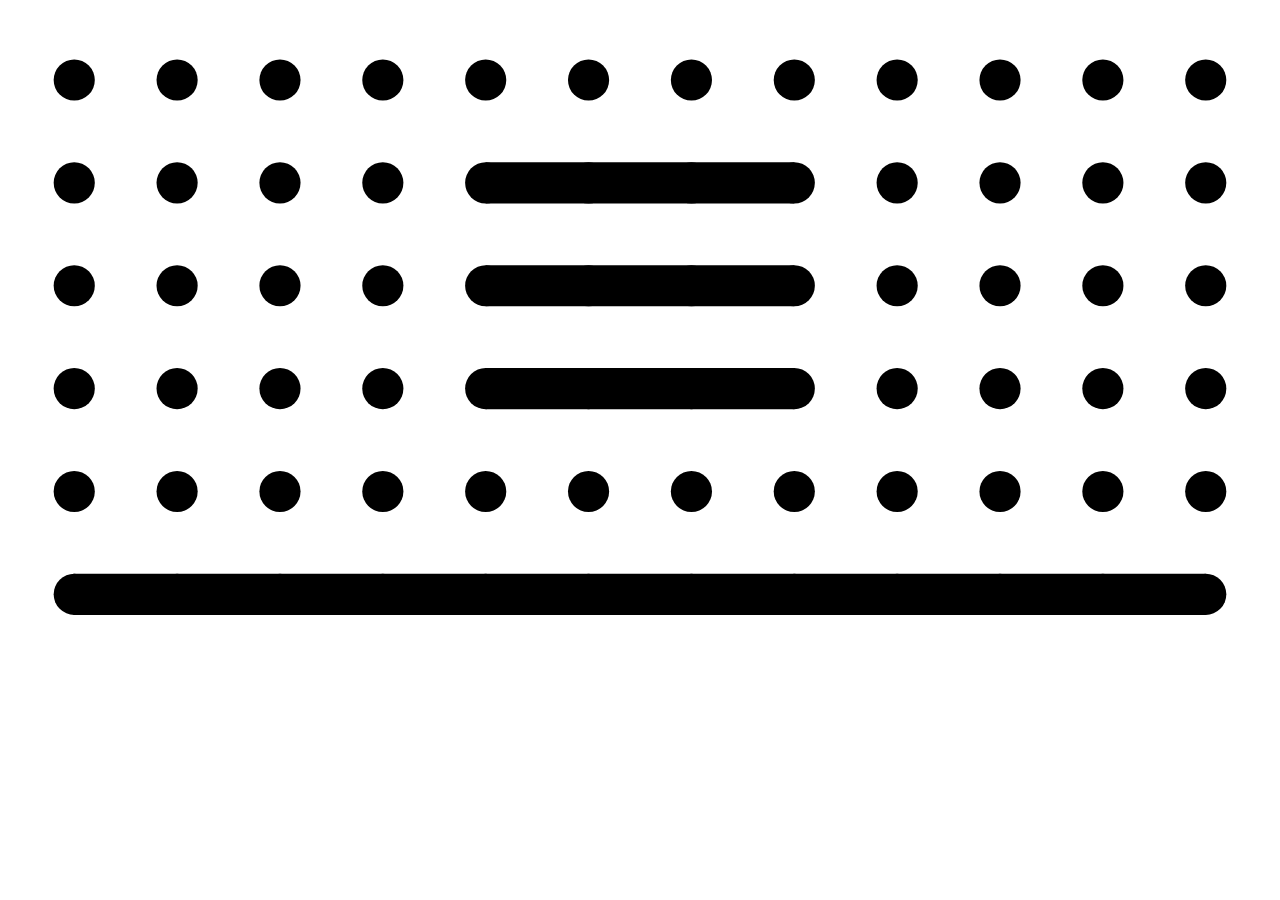
<file: save.html>
<!DOCTYPE html>
<html lang="en">
<head>
    <meta charset="UTF-8">
    <title>Title</title>
</head>
<body>
<nav id="nav-small">
    <svg id="Layer_2" data-name="Layer 2" xmlns="http://www.w3.org/2000/svg" viewBox="0 0 768 400"><defs><style>.cls-1{fill:none;stroke:#000;stroke-miterlimit:10;stroke-width:25px;}</style></defs><title></title>
        <circle cx="40.25" cy="43.75" r="12.5"/><circle cx="102.75" cy="43.75" r="12.5"/><circle cx="165.25" cy="43.75" r="12.5"/><circle cx="227.75" cy="43.75" r="12.5"/><circle cx="290.25" cy="43.75" r="12.5"/><circle cx="352.75" cy="43.75" r="12.5"/><circle cx="415.25" cy="43.75" r="12.5"/><circle cx="477.75" cy="43.75" r="12.5"/><circle cx="540.25" cy="43.75" r="12.5"/><circle cx="602.75" cy="43.75" r="12.5"/><circle cx="665.25" cy="43.75" r="12.5"/><circle cx="727.75" cy="43.75" r="12.5"/><circle cx="40.25" cy="106.25" r="12.5"/><circle cx="102.75" cy="106.25" r="12.5"/><circle cx="165.25" cy="106.25" r="12.5"/><circle cx="227.75" cy="106.25" r="12.5"/><circle cx="290.25" cy="106.25" r="12.5"/><circle cx="352.75" cy="106.25" r="12.5"/><circle cx="415.25" cy="106.25" r="12.5"/><circle cx="477.75" cy="106.25" r="12.5"/><circle cx="540.25" cy="106.25" r="12.5"/><circle cx="602.75" cy="106.25" r="12.5"/><circle cx="665.25" cy="106.25" r="12.5"/><circle cx="727.75" cy="106.25" r="12.5"/><circle cx="40.25" cy="168.75" r="12.5"/><circle cx="102.75" cy="168.75" r="12.5"/><circle cx="165.25" cy="168.75" r="12.5"/><circle cx="227.75" cy="168.75" r="12.5"/><circle cx="290.25" cy="168.75" r="12.5"/><circle cx="352.75" cy="168.75" r="12.5"/><circle cx="415.25" cy="168.75" r="12.5"/><circle cx="477.75" cy="168.75" r="12.5"/><circle cx="540.25" cy="168.75" r="12.5"/><circle cx="602.75" cy="168.75" r="12.5"/><circle cx="665.25" cy="168.75" r="12.5"/><circle cx="727.75" cy="168.75" r="12.5"/><circle cx="40.25" cy="231.25" r="12.5"/><circle cx="102.75" cy="231.25" r="12.5"/><circle cx="165.25" cy="231.25" r="12.5"/><circle cx="227.75" cy="231.25" r="12.5"/><circle cx="290.25" cy="231.25" r="12.5"/><circle cx="352.75" cy="231.25" r="12.5"/><circle cx="415.25" cy="231.25" r="12.5"/><circle cx="477.75" cy="231.25" r="12.5"/><circle cx="540.25" cy="231.25" r="12.5"/><circle cx="602.75" cy="231.25" r="12.5"/><circle cx="665.25" cy="231.25" r="12.5"/><circle cx="727.75" cy="231.25" r="12.5"/><circle cx="40.25" cy="293.75" r="12.5"/><circle cx="102.75" cy="293.75" r="12.5"/><circle cx="165.25" cy="293.75" r="12.5"/><circle cx="227.75" cy="293.75" r="12.5"/><circle cx="290.25" cy="293.75" r="12.5"/><circle cx="352.75" cy="293.75" r="12.5"/><circle cx="415.25" cy="293.75" r="12.5"/><circle cx="477.75" cy="293.75" r="12.5"/><circle cx="540.25" cy="293.75" r="12.5"/><circle cx="602.75" cy="293.75" r="12.5"/><circle cx="665.25" cy="293.75" r="12.5"/><circle cx="727.75" cy="293.75" r="12.5"/><circle cx="40.25" cy="356.25" r="12.5"/><circle cx="102.75" cy="356.25" r="12.5"/><circle cx="165.25" cy="356.25" r="12.5"/><circle cx="227.75" cy="356.25" r="12.5"/><circle cx="290.25" cy="356.25" r="12.5"/><circle cx="352.75" cy="356.25" r="12.5"/><circle cx="415.25" cy="356.25" r="12.5"/><circle cx="477.75" cy="356.25" r="12.5"/><circle cx="540.25" cy="356.25" r="12.5"/><circle cx="602.75" cy="356.25" r="12.5"/><circle cx="665.25" cy="356.25" r="12.5"/><circle cx="727.75" cy="356.25" r="12.5"/><line class="cls-1" x1="39.75" y1="356.25" x2="727.75" y2="356.25"/>
        <line class="cls-1 burger" x1="290.25" y1="106.25" x2="477.75" y2="106.25"/><line class="cls-1 burger" x1="290.25" y1="168.75" x2="477.75" y2="168.75"/><line class="cls-1 burger" x1="290.25" y1="231.25" x2="477.75" y2="231.25"/>
    </svg>
</nav>
</body>
</html>
</file>
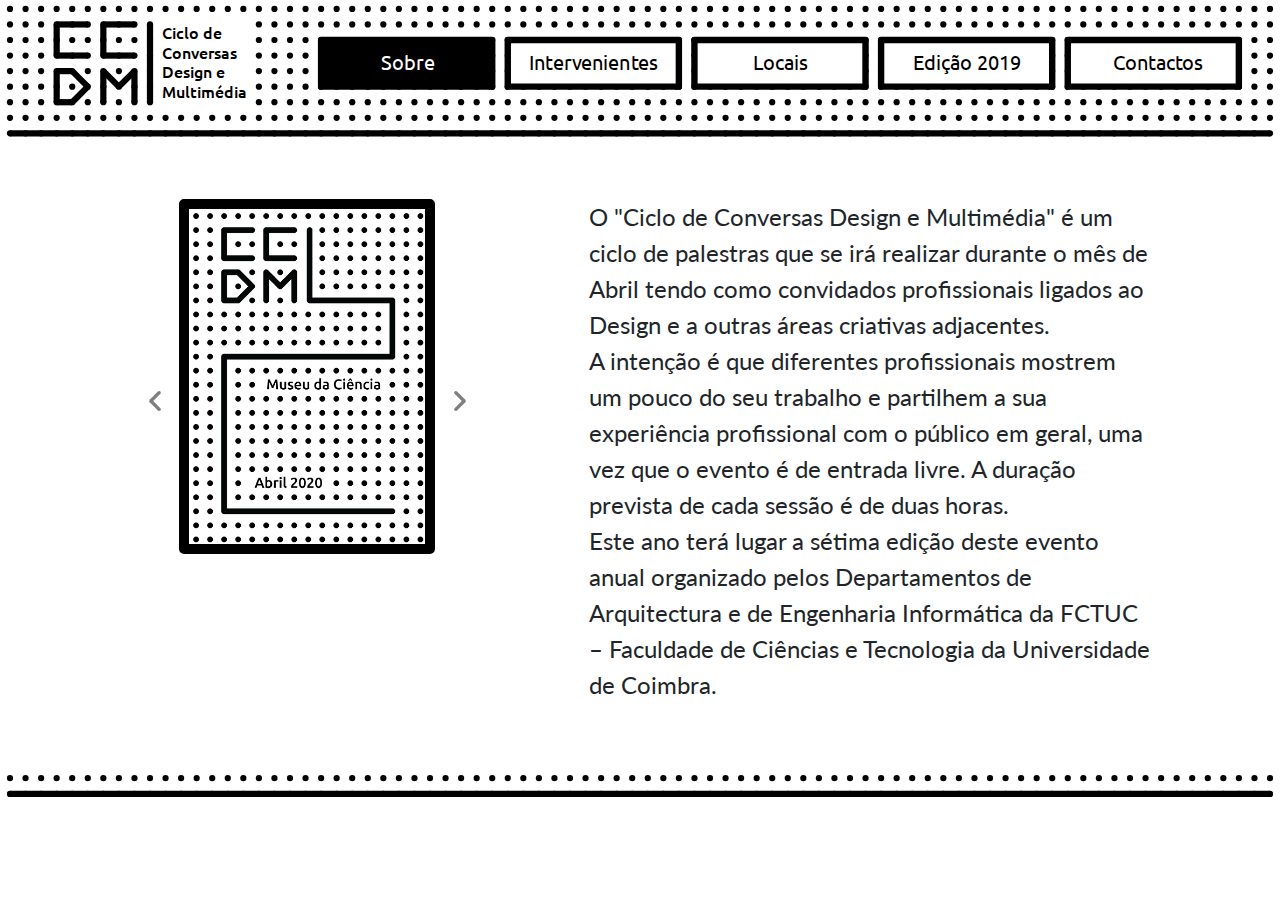
<file: sobre.html>
<!DOCTYPE html>
<html lang="">
<head>
    <meta charset="UTF-8">
    <meta name="viewport" content="width=device-width, initial-scale=1.0">
    <title>Sobre - CCDM</title>
    <link rel="stylesheet" href="https://maxcdn.bootstrapcdn.com/bootstrap/4.0.0/css/bootstrap.min.css" integrity="sha384-Gn5384xqQ1aoWXA+058RXPxPg6fy4IWvTNh0E263XmFcJlSAwiGgFAW/dAiS6JXm" crossorigin="anonymous">
    <link rel="stylesheet" type="text/css" href="css/sobre.css">
    <link rel="stylesheet" href="css/geral.css" type="text/css">
    <link href="https://fonts.googleapis.com/css?family=Lato|Ubuntu&display=swap" rel="stylesheet">
    <link rel="icon" href="media/ccdm_logo_small.png">
    <link rel="icon" href="media/ccdm_logo_small.svg">
</head>
<body>
<header>
    <nav id="nav-large">
        <svg id="collapsed" data-name="Layer 1" xmlns="http://www.w3.org/2000/svg" viewBox="0 0 1440 160"><defs><style>.cls-1{fill:#fff;}.cls-2{fill:none;stroke:#000;stroke-miterlimit:10;stroke-width:7px;}.cls-3,.cls-8,.cls-9{font-size:22px;font-family:Ubuntu;}.cls-4{letter-spacing:-0.01em;}.cls-5{letter-spacing:0em;}.cls-6{letter-spacing:0.02em;}.cls-7{letter-spacing:-0.01em;}.cls-8{letter-spacing:-0.01em;}.cls-9{letter-spacing:-0.02em;}.cls-10{letter-spacing:0em;}.cls-11{letter-spacing:-0.01em;}.cls-12{font-size:17.82px;font-family:Ubuntu-Medium, Ubuntu;font-weight:500;}.cls-13{letter-spacing:-0.02em;}.cls-14{letter-spacing:-0.03em;}.cls-15{letter-spacing:-0.02em;}.cls-16{letter-spacing:0em;}.cls-17{letter-spacing:0em;}.cls-18{letter-spacing:-0.01em;}</style></defs><title></title><rect class="cls-1" width="1440" height="160"/><circle cx="11.25" cy="10" r="3.5"/><circle cx="11.25" cy="27.5" r="3.5"/><circle cx="11.25" cy="45" r="3.5"/><circle cx="11.25" cy="62.5" r="3.5"/><circle cx="11.25" cy="80" r="3.5"/><circle cx="11.25" cy="97.5" r="3.5"/><circle cx="11.25" cy="115" r="3.5"/><circle cx="11.25" cy="132.5" r="3.5"/><circle cx="11.25" cy="150" r="3.5"/><circle cx="28.75" cy="10" r="3.5"/><circle cx="28.75" cy="27.5" r="3.5"/><circle cx="28.75" cy="45" r="3.5"/><circle cx="28.75" cy="62.5" r="3.5"/><circle cx="28.75" cy="80" r="3.5"/><circle cx="28.75" cy="97.5" r="3.5"/><circle cx="28.75" cy="115" r="3.5"/><circle cx="28.75" cy="132.5" r="3.5"/><circle cx="28.75" cy="150" r="3.5"/><circle cx="46.25" cy="10" r="3.5"/><circle cx="46.25" cy="27.5" r="3.5"/><circle cx="46.25" cy="45" r="3.5"/><circle cx="46.25" cy="62.5" r="3.5"/><circle cx="46.25" cy="80" r="3.5"/><circle cx="46.25" cy="97.5" r="3.5"/><circle cx="46.25" cy="115" r="3.5"/><circle cx="46.25" cy="132.5" r="3.5"/><circle cx="46.25" cy="150" r="3.5"/><circle cx="63.75" cy="10" r="3.5"/><circle cx="63.75" cy="132.5" r="3.5"/><circle cx="63.75" cy="150" r="3.5"/><circle cx="81.25" cy="10" r="3.5"/><circle cx="81.25" cy="132.5" r="3.5"/><circle cx="81.25" cy="150" r="3.5"/><circle cx="98.75" cy="10" r="3.5"/><circle cx="98.75" cy="132.5" r="3.5"/><circle cx="98.75" cy="150" r="3.5"/><circle cx="116.25" cy="10" r="3.5"/><circle cx="116.25" cy="132.5" r="3.5"/><circle cx="116.25" cy="150" r="3.5"/><circle cx="133.75" cy="10" r="3.5"/><circle cx="133.75" cy="132.5" r="3.5"/><circle cx="133.75" cy="150" r="3.5"/><circle cx="151.25" cy="10" r="3.5"/><circle cx="151.25" cy="132.5" r="3.5"/><circle cx="151.25" cy="150" r="3.5"/><circle cx="168.75" cy="10" r="3.5"/><circle cx="168.75" cy="132.5" r="3.5"/><circle cx="168.75" cy="150" r="3.5"/><circle cx="186.25" cy="10" r="3.5"/><circle cx="186.25" cy="132.5" r="3.5"/><circle cx="186.25" cy="150" r="3.5"/><circle cx="203.75" cy="10" r="3.5"/><circle cx="203.75" cy="132.5" r="3.5"/><circle cx="203.75" cy="150" r="3.5"/><circle cx="221.25" cy="10" r="3.5"/><circle cx="221.25" cy="132.5" r="3.5"/><circle cx="221.25" cy="150" r="3.5"/><circle cx="238.75" cy="10" r="3.5"/><circle cx="238.75" cy="132.5" r="3.5"/><circle cx="238.75" cy="150" r="3.5"/><circle cx="256.25" cy="10" r="3.5"/><circle cx="256.25" cy="132.5" r="3.5"/><circle cx="256.25" cy="150" r="3.5"/><circle cx="273.75" cy="10" r="3.5"/><circle cx="273.75" cy="132.5" r="3.5"/><circle cx="273.75" cy="150" r="3.5"/><circle cx="291.25" cy="10" r="3.5"/><circle cx="291.25" cy="132.5" r="3.5"/><circle cx="291.25" cy="150" r="3.5"/><circle cx="308.75" cy="10" r="3.5"/><circle cx="308.75" cy="27.5" r="3.5"/><circle cx="308.75" cy="45" r="3.5"/><circle cx="308.75" cy="62.5" r="3.5"/><circle cx="308.75" cy="80" r="3.5"/><circle cx="308.75" cy="97.5" r="3.5"/><circle cx="308.75" cy="115" r="3.5"/><circle cx="308.75" cy="132.5" r="3.5"/><circle cx="308.75" cy="150" r="3.5"/><circle cx="326.25" cy="10" r="3.5"/><circle cx="326.25" cy="27.5" r="3.5"/><circle cx="326.25" cy="45" r="3.5"/><circle cx="326.25" cy="62.5" r="3.5"/><circle cx="326.25" cy="80" r="3.5"/><circle cx="326.25" cy="97.5" r="3.5"/><circle cx="326.25" cy="115" r="3.5"/><circle cx="326.25" cy="132.5" r="3.5"/><circle cx="326.25" cy="150" r="3.5"/><circle cx="343.75" cy="10" r="3.5"/><circle cx="343.75" cy="27.5" r="3.5"/><circle cx="343.75" cy="45" r="3.5"/><circle cx="343.75" cy="62.5" r="3.5"/><circle cx="343.75" cy="80" r="3.5"/><circle cx="343.75" cy="97.5" r="3.5"/><circle cx="343.75" cy="115" r="3.5"/><circle cx="343.75" cy="132.5" r="3.5"/><circle cx="343.75" cy="150" r="3.5"/><circle cx="361.25" cy="10" r="3.5"/><circle cx="361.25" cy="27.5" r="3.5"/><circle cx="361.25" cy="45" r="3.5"/><circle cx="361.25" cy="62.5" r="3.5"/><circle cx="361.25" cy="80" r="3.5"/><circle cx="361.25" cy="97.5" r="3.5"/><circle cx="361.25" cy="115" r="3.5"/><circle cx="361.25" cy="132.5" r="3.5"/><circle cx="361.25" cy="150" r="3.5"/><circle cx="378.75" cy="10" r="3.5"/><circle cx="378.75" cy="27.5" r="3.5"/><circle cx="378.75" cy="45" r="3.5"/><circle cx="378.75" cy="62.5" r="3.5"/><circle cx="378.75" cy="80" r="3.5"/><circle cx="378.75" cy="97.5" r="3.5"/><circle cx="378.75" cy="115" r="3.5"/><circle cx="378.75" cy="132.5" r="3.5"/><circle cx="378.75" cy="150" r="3.5"/><circle cx="396.25" cy="10" r="3.5"/><circle cx="396.25" cy="27.5" r="3.5"/><circle cx="396.25" cy="45" r="3.5"/><circle cx="396.25" cy="62.5" r="3.5"/><circle cx="396.25" cy="80" r="3.5"/><circle cx="396.25" cy="97.5" r="3.5"/><circle cx="396.25" cy="115" r="3.5"/><circle cx="396.25" cy="132.5" r="3.5"/><circle cx="396.25" cy="150" r="3.5"/><circle cx="413.75" cy="10" r="3.5"/><circle cx="413.75" cy="27.5" r="3.5"/><circle cx="413.75" cy="45" r="3.5"/><circle cx="413.75" cy="62.5" r="3.5"/><circle cx="413.75" cy="80" r="3.5"/><circle cx="413.75" cy="97.5" r="3.5"/><circle cx="413.75" cy="115" r="3.5"/><circle cx="413.75" cy="132.5" r="3.5"/><circle cx="413.75" cy="150" r="3.5"/><circle cx="431.25" cy="10" r="3.5"/><circle cx="431.25" cy="27.5" r="3.5"/><circle cx="431.25" cy="45" r="3.5"/><circle cx="431.25" cy="62.5" r="3.5"/><circle cx="431.25" cy="80" r="3.5"/><circle cx="431.25" cy="97.5" r="3.5"/><circle cx="431.25" cy="115" r="3.5"/><circle cx="431.25" cy="132.5" r="3.5"/><circle cx="431.25" cy="150" r="3.5"/><circle cx="448.75" cy="10" r="3.5"/><circle cx="448.75" cy="27.5" r="3.5"/><circle cx="448.75" cy="45" r="3.5"/><circle cx="448.75" cy="62.5" r="3.5"/><circle cx="448.75" cy="80" r="3.5"/><circle cx="448.75" cy="97.5" r="3.5"/><circle cx="448.75" cy="115" r="3.5"/><circle cx="448.75" cy="132.5" r="3.5"/><circle cx="448.75" cy="150" r="3.5"/><circle cx="466.25" cy="10" r="3.5"/><circle cx="466.25" cy="27.5" r="3.5"/><circle cx="466.25" cy="45" r="3.5"/><circle cx="466.25" cy="62.5" r="3.5"/><circle cx="466.25" cy="80" r="3.5"/><circle cx="466.25" cy="97.5" r="3.5"/><circle cx="466.25" cy="115" r="3.5"/><circle cx="466.25" cy="132.5" r="3.5"/><circle cx="466.25" cy="150" r="3.5"/><circle cx="483.75" cy="10" r="3.5"/><circle cx="483.75" cy="27.5" r="3.5"/><circle cx="483.75" cy="45" r="3.5"/><circle cx="483.75" cy="62.5" r="3.5"/><circle cx="483.75" cy="80" r="3.5"/><circle cx="483.75" cy="97.5" r="3.5"/><circle cx="483.75" cy="115" r="3.5"/><circle cx="483.75" cy="132.5" r="3.5"/><circle cx="483.75" cy="150" r="3.5"/><circle cx="501.25" cy="10" r="3.5"/><circle cx="501.25" cy="27.5" r="3.5"/><circle cx="501.25" cy="45" r="3.5"/><circle cx="501.25" cy="62.5" r="3.5"/><circle cx="501.25" cy="80" r="3.5"/><circle cx="501.25" cy="97.5" r="3.5"/><circle cx="501.25" cy="115" r="3.5"/><circle cx="501.25" cy="132.5" r="3.5"/><circle cx="501.25" cy="150" r="3.5"/><circle cx="518.75" cy="10" r="3.5"/><circle cx="518.75" cy="27.5" r="3.5"/><circle cx="518.75" cy="45" r="3.5"/><circle cx="518.75" cy="62.5" r="3.5"/><circle cx="518.75" cy="80" r="3.5"/><circle cx="518.75" cy="97.5" r="3.5"/><circle cx="518.75" cy="115" r="3.5"/><circle cx="518.75" cy="132.5" r="3.5"/><circle cx="518.75" cy="150" r="3.5"/><circle cx="536.25" cy="10" r="3.5"/><circle cx="536.25" cy="27.5" r="3.5"/><circle cx="536.25" cy="45" r="3.5"/><circle cx="536.25" cy="62.5" r="3.5"/><circle cx="536.25" cy="80" r="3.5"/><circle cx="536.25" cy="97.5" r="3.5"/><circle cx="536.25" cy="115" r="3.5"/><circle cx="536.25" cy="132.5" r="3.5"/><circle cx="536.25" cy="150" r="3.5"/><circle cx="553.75" cy="10" r="3.5"/><circle cx="553.75" cy="27.5" r="3.5"/><circle cx="553.75" cy="45" r="3.5"/><circle cx="553.75" cy="62.5" r="3.5"/><circle cx="553.75" cy="80" r="3.5"/><circle cx="553.75" cy="97.5" r="3.5"/><circle cx="553.75" cy="115" r="3.5"/><circle cx="553.75" cy="132.5" r="3.5"/><circle cx="553.75" cy="150" r="3.5"/><circle cx="571.25" cy="10" r="3.5"/><circle cx="571.25" cy="27.5" r="3.5"/><circle cx="571.25" cy="45" r="3.5"/><circle cx="571.25" cy="62.5" r="3.5"/><circle cx="571.25" cy="80" r="3.5"/><circle cx="571.25" cy="97.5" r="3.5"/><circle cx="571.25" cy="115" r="3.5"/><circle cx="571.25" cy="132.5" r="3.5"/><circle cx="571.25" cy="150" r="3.5"/><circle cx="588.75" cy="10" r="3.5"/><circle cx="588.75" cy="27.5" r="3.5"/><circle cx="588.75" cy="45" r="3.5"/><circle cx="588.75" cy="62.5" r="3.5"/><circle cx="588.75" cy="80" r="3.5"/><circle cx="588.75" cy="97.5" r="3.5"/><circle cx="588.75" cy="115" r="3.5"/><circle cx="588.75" cy="132.5" r="3.5"/><circle cx="588.75" cy="150" r="3.5"/><circle cx="606.25" cy="10" r="3.5"/><circle cx="606.25" cy="27.5" r="3.5"/><circle cx="606.25" cy="45" r="3.5"/><circle cx="606.25" cy="62.5" r="3.5"/><circle cx="606.25" cy="80" r="3.5"/><circle cx="606.25" cy="97.5" r="3.5"/><circle cx="606.25" cy="115" r="3.5"/><circle cx="606.25" cy="132.5" r="3.5"/><circle cx="606.25" cy="150" r="3.5"/><circle cx="623.75" cy="10" r="3.5"/><circle cx="623.75" cy="27.5" r="3.5"/><circle cx="623.75" cy="45" r="3.5"/><circle cx="623.75" cy="62.5" r="3.5"/><circle cx="623.75" cy="80" r="3.5"/><circle cx="623.75" cy="97.5" r="3.5"/><circle cx="623.75" cy="115" r="3.5"/><circle cx="623.75" cy="132.5" r="3.5"/><circle cx="623.75" cy="150" r="3.5"/><circle cx="641.25" cy="10" r="3.5"/><circle cx="641.25" cy="27.5" r="3.5"/><circle cx="641.25" cy="45" r="3.5"/><circle cx="641.25" cy="62.5" r="3.5"/><circle cx="641.25" cy="80" r="3.5"/><circle cx="641.25" cy="97.5" r="3.5"/><circle cx="641.25" cy="115" r="3.5"/><circle cx="641.25" cy="132.5" r="3.5"/><circle cx="641.25" cy="150" r="3.5"/><circle cx="658.75" cy="10" r="3.5"/><circle cx="658.75" cy="27.5" r="3.5"/><circle cx="658.75" cy="45" r="3.5"/><circle cx="658.75" cy="62.5" r="3.5"/><circle cx="658.75" cy="80" r="3.5"/><circle cx="658.75" cy="97.5" r="3.5"/><circle cx="658.75" cy="115" r="3.5"/><circle cx="658.75" cy="132.5" r="3.5"/><circle cx="658.75" cy="150" r="3.5"/><circle cx="676.25" cy="10" r="3.5"/><circle cx="676.25" cy="27.5" r="3.5"/><circle cx="676.25" cy="45" r="3.5"/><circle cx="676.25" cy="62.5" r="3.5"/><circle cx="676.25" cy="80" r="3.5"/><circle cx="676.25" cy="97.5" r="3.5"/><circle cx="676.25" cy="115" r="3.5"/><circle cx="676.25" cy="132.5" r="3.5"/><circle cx="676.25" cy="150" r="3.5"/><circle cx="693.75" cy="10" r="3.5"/><circle cx="693.75" cy="27.5" r="3.5"/><circle cx="693.75" cy="45" r="3.5"/><circle cx="693.75" cy="62.5" r="3.5"/><circle cx="693.75" cy="80" r="3.5"/><circle cx="693.75" cy="97.5" r="3.5"/><circle cx="693.75" cy="115" r="3.5"/><circle cx="693.75" cy="132.5" r="3.5"/><circle cx="693.75" cy="150" r="3.5"/><circle cx="711.25" cy="10" r="3.5"/><circle cx="711.25" cy="27.5" r="3.5"/><circle cx="711.25" cy="45" r="3.5"/><circle cx="711.25" cy="62.5" r="3.5"/><circle cx="711.25" cy="80" r="3.5"/><circle cx="711.25" cy="97.5" r="3.5"/><circle cx="711.25" cy="115" r="3.5"/><circle cx="711.25" cy="132.5" r="3.5"/><circle cx="711.25" cy="150" r="3.5"/><circle cx="728.75" cy="10" r="3.5"/><circle cx="728.75" cy="27.5" r="3.5"/><circle cx="728.75" cy="45" r="3.5"/><circle cx="728.75" cy="62.5" r="3.5"/><circle cx="728.75" cy="80" r="3.5"/><circle cx="728.75" cy="97.5" r="3.5"/><circle cx="728.75" cy="115" r="3.5"/><circle cx="728.75" cy="132.5" r="3.5"/><circle cx="728.75" cy="150" r="3.5"/><circle cx="746.25" cy="10" r="3.5"/><circle cx="746.25" cy="27.5" r="3.5"/><circle cx="746.25" cy="45" r="3.5"/><circle cx="746.25" cy="62.5" r="3.5"/><circle cx="746.25" cy="80" r="3.5"/><circle cx="746.25" cy="97.5" r="3.5"/><circle cx="746.25" cy="115" r="3.5"/><circle cx="746.25" cy="132.5" r="3.5"/><circle cx="746.25" cy="150" r="3.5"/><circle cx="763.75" cy="10" r="3.5"/><circle cx="763.75" cy="27.5" r="3.5"/><circle cx="763.75" cy="45" r="3.5"/><circle cx="763.75" cy="62.5" r="3.5"/><circle cx="763.75" cy="80" r="3.5"/><circle cx="763.75" cy="97.5" r="3.5"/><circle cx="763.75" cy="115" r="3.5"/><circle cx="763.75" cy="132.5" r="3.5"/><circle cx="763.75" cy="150" r="3.5"/><circle cx="781.25" cy="10" r="3.5"/><circle cx="781.25" cy="27.5" r="3.5"/><circle cx="781.25" cy="45" r="3.5"/><circle cx="781.25" cy="62.5" r="3.5"/><circle cx="781.25" cy="80" r="3.5"/><circle cx="781.25" cy="97.5" r="3.5"/><circle cx="781.25" cy="115" r="3.5"/><circle cx="781.25" cy="132.5" r="3.5"/><circle cx="781.25" cy="150" r="3.5"/><circle cx="798.75" cy="10" r="3.5"/><circle cx="798.75" cy="27.5" r="3.5"/><circle cx="798.75" cy="45" r="3.5"/><circle cx="798.75" cy="62.5" r="3.5"/><circle cx="798.75" cy="80" r="3.5"/><circle cx="798.75" cy="97.5" r="3.5"/><circle cx="798.75" cy="115" r="3.5"/><circle cx="798.75" cy="132.5" r="3.5"/><circle cx="798.75" cy="150" r="3.5"/><circle cx="816.25" cy="10" r="3.5"/><circle cx="816.25" cy="27.5" r="3.5"/><circle cx="816.25" cy="45" r="3.5"/><circle cx="816.25" cy="62.5" r="3.5"/><circle cx="816.25" cy="80" r="3.5"/><circle cx="816.25" cy="97.5" r="3.5"/><circle cx="816.25" cy="115" r="3.5"/><circle cx="816.25" cy="132.5" r="3.5"/><circle cx="816.25" cy="150" r="3.5"/><circle cx="833.75" cy="10" r="3.5"/><circle cx="833.75" cy="27.5" r="3.5"/><circle cx="833.75" cy="45" r="3.5"/><circle cx="833.75" cy="62.5" r="3.5"/><circle cx="833.75" cy="80" r="3.5"/><circle cx="833.75" cy="97.5" r="3.5"/><circle cx="833.75" cy="115" r="3.5"/><circle cx="833.75" cy="132.5" r="3.5"/><circle cx="833.75" cy="150" r="3.5"/><circle cx="851.25" cy="10" r="3.5"/><circle cx="851.25" cy="27.5" r="3.5"/><circle cx="851.25" cy="45" r="3.5"/><circle cx="851.25" cy="62.5" r="3.5"/><circle cx="851.25" cy="80" r="3.5"/><circle cx="851.25" cy="97.5" r="3.5"/><circle cx="851.25" cy="115" r="3.5"/><circle cx="851.25" cy="132.5" r="3.5"/><circle cx="851.25" cy="150" r="3.5"/><circle cx="868.75" cy="10" r="3.5"/><circle cx="868.75" cy="27.5" r="3.5"/><circle cx="868.75" cy="45" r="3.5"/><circle cx="868.75" cy="62.5" r="3.5"/><circle cx="868.75" cy="80" r="3.5"/><circle cx="868.75" cy="97.5" r="3.5"/><circle cx="868.75" cy="115" r="3.5"/><circle cx="868.75" cy="132.5" r="3.5"/><circle cx="868.75" cy="150" r="3.5"/><circle cx="886.25" cy="10" r="3.5"/><circle cx="886.25" cy="27.5" r="3.5"/><circle cx="886.25" cy="45" r="3.5"/><circle cx="886.25" cy="62.5" r="3.5"/><circle cx="886.25" cy="80" r="3.5"/><circle cx="886.25" cy="97.5" r="3.5"/><circle cx="886.25" cy="115" r="3.5"/><circle cx="886.25" cy="132.5" r="3.5"/><circle cx="886.25" cy="150" r="3.5"/><circle cx="903.75" cy="10" r="3.5"/><circle cx="903.75" cy="27.5" r="3.5"/><circle cx="903.75" cy="45" r="3.5"/><circle cx="903.75" cy="62.5" r="3.5"/><circle cx="903.75" cy="80" r="3.5"/><circle cx="903.75" cy="97.5" r="3.5"/><circle cx="903.75" cy="115" r="3.5"/><circle cx="903.75" cy="132.5" r="3.5"/><circle cx="903.75" cy="150" r="3.5"/><circle cx="921.25" cy="10" r="3.5"/><circle cx="921.25" cy="27.5" r="3.5"/><circle cx="921.25" cy="45" r="3.5"/><circle cx="921.25" cy="62.5" r="3.5"/><circle cx="921.25" cy="80" r="3.5"/><circle cx="921.25" cy="97.5" r="3.5"/><circle cx="921.25" cy="115" r="3.5"/><circle cx="921.25" cy="132.5" r="3.5"/><circle cx="921.25" cy="150" r="3.5"/><circle cx="938.75" cy="10" r="3.5"/><circle cx="938.75" cy="27.5" r="3.5"/><circle cx="938.75" cy="45" r="3.5"/><circle cx="938.75" cy="62.5" r="3.5"/><circle cx="938.75" cy="80" r="3.5"/><circle cx="938.75" cy="97.5" r="3.5"/><circle cx="938.75" cy="115" r="3.5"/><circle cx="938.75" cy="132.5" r="3.5"/><circle cx="938.75" cy="150" r="3.5"/><circle cx="956.25" cy="10" r="3.5"/><circle cx="956.25" cy="27.5" r="3.5"/><circle cx="956.25" cy="45" r="3.5"/><circle cx="956.25" cy="62.5" r="3.5"/><circle cx="956.25" cy="80" r="3.5"/><circle cx="956.25" cy="97.5" r="3.5"/><circle cx="956.25" cy="115" r="3.5"/><circle cx="956.25" cy="132.5" r="3.5"/><circle cx="956.25" cy="150" r="3.5"/><circle cx="973.75" cy="10" r="3.5"/><circle cx="973.75" cy="27.5" r="3.5"/><circle cx="973.75" cy="45" r="3.5"/><circle cx="973.75" cy="62.5" r="3.5"/><circle cx="973.75" cy="80" r="3.5"/><circle cx="973.75" cy="97.5" r="3.5"/><circle cx="973.75" cy="115" r="3.5"/><circle cx="973.75" cy="132.5" r="3.5"/><circle cx="973.75" cy="150" r="3.5"/><circle cx="991.25" cy="10" r="3.5"/><circle cx="991.25" cy="27.5" r="3.5"/><circle cx="991.25" cy="45" r="3.5"/><circle cx="991.25" cy="62.5" r="3.5"/><circle cx="991.25" cy="80" r="3.5"/><circle cx="991.25" cy="97.5" r="3.5"/><circle cx="991.25" cy="115" r="3.5"/><circle cx="991.25" cy="132.5" r="3.5"/><circle cx="991.25" cy="150" r="3.5"/><circle cx="1008.75" cy="10" r="3.5"/><circle cx="1008.75" cy="27.5" r="3.5"/><circle cx="1008.75" cy="45" r="3.5"/><circle cx="1008.75" cy="62.5" r="3.5"/><circle cx="1008.75" cy="80" r="3.5"/><circle cx="1008.75" cy="97.5" r="3.5"/><circle cx="1008.75" cy="115" r="3.5"/><circle cx="1008.75" cy="132.5" r="3.5"/><circle cx="1008.75" cy="150" r="3.5"/><circle cx="1026.25" cy="10" r="3.5"/><circle cx="1026.25" cy="27.5" r="3.5"/><circle cx="1026.25" cy="45" r="3.5"/><circle cx="1026.25" cy="62.5" r="3.5"/><circle cx="1026.25" cy="80" r="3.5"/><circle cx="1026.25" cy="97.5" r="3.5"/><circle cx="1026.25" cy="115" r="3.5"/><circle cx="1026.25" cy="132.5" r="3.5"/><circle cx="1026.25" cy="150" r="3.5"/><circle cx="1043.75" cy="10" r="3.5"/><circle cx="1043.75" cy="27.5" r="3.5"/><circle cx="1043.75" cy="45" r="3.5"/><circle cx="1043.75" cy="62.5" r="3.5"/><circle cx="1043.75" cy="80" r="3.5"/><circle cx="1043.75" cy="97.5" r="3.5"/><circle cx="1043.75" cy="115" r="3.5"/><circle cx="1043.75" cy="132.5" r="3.5"/><circle cx="1043.75" cy="150" r="3.5"/><circle cx="1061.25" cy="10" r="3.5"/><circle cx="1061.25" cy="27.5" r="3.5"/><circle cx="1061.25" cy="45" r="3.5"/><circle cx="1061.25" cy="62.5" r="3.5"/><circle cx="1061.25" cy="80" r="3.5"/><circle cx="1061.25" cy="97.5" r="3.5"/><circle cx="1061.25" cy="115" r="3.5"/><circle cx="1061.25" cy="132.5" r="3.5"/><circle cx="1061.25" cy="150" r="3.5"/><circle cx="1078.75" cy="10" r="3.5"/><circle cx="1078.75" cy="27.5" r="3.5"/><circle cx="1078.75" cy="45" r="3.5"/><circle cx="1078.75" cy="62.5" r="3.5"/><circle cx="1078.75" cy="80" r="3.5"/><circle cx="1078.75" cy="97.5" r="3.5"/><circle cx="1078.75" cy="115" r="3.5"/><circle cx="1078.75" cy="132.5" r="3.5"/><circle cx="1078.75" cy="150" r="3.5"/><circle cx="1096.25" cy="10" r="3.5"/><circle cx="1096.25" cy="27.5" r="3.5"/><circle cx="1096.25" cy="45" r="3.5"/><circle cx="1096.25" cy="62.5" r="3.5"/><circle cx="1096.25" cy="80" r="3.5"/><circle cx="1096.25" cy="97.5" r="3.5"/><circle cx="1096.25" cy="115" r="3.5"/><circle cx="1096.25" cy="132.5" r="3.5"/><circle cx="1096.25" cy="150" r="3.5"/><circle cx="1113.75" cy="10" r="3.5"/><circle cx="1113.75" cy="27.5" r="3.5"/><circle cx="1113.75" cy="45" r="3.5"/><circle cx="1113.75" cy="62.5" r="3.5"/><circle cx="1113.75" cy="80" r="3.5"/><circle cx="1113.75" cy="97.5" r="3.5"/><circle cx="1113.75" cy="115" r="3.5"/><circle cx="1113.75" cy="132.5" r="3.5"/><circle cx="1113.75" cy="150" r="3.5"/><circle cx="1131.25" cy="10" r="3.5"/><circle cx="1131.25" cy="27.5" r="3.5"/><circle cx="1131.25" cy="45" r="3.5"/><circle cx="1131.25" cy="62.5" r="3.5"/><circle cx="1131.25" cy="80" r="3.5"/><circle cx="1131.25" cy="97.5" r="3.5"/><circle cx="1131.25" cy="115" r="3.5"/><circle cx="1131.25" cy="132.5" r="3.5"/><circle cx="1131.25" cy="150" r="3.5"/><circle cx="1148.75" cy="10" r="3.5"/><circle cx="1148.75" cy="27.5" r="3.5"/><circle cx="1148.75" cy="45" r="3.5"/><circle cx="1148.75" cy="62.5" r="3.5"/><circle cx="1148.75" cy="80" r="3.5"/><circle cx="1148.75" cy="97.5" r="3.5"/><circle cx="1148.75" cy="115" r="3.5"/><circle cx="1148.75" cy="132.5" r="3.5"/><circle cx="1148.75" cy="150" r="3.5"/><circle cx="1166.25" cy="10" r="3.5"/><circle cx="1166.25" cy="27.5" r="3.5"/><circle cx="1166.25" cy="45" r="3.5"/><circle cx="1166.25" cy="62.5" r="3.5"/><circle cx="1166.25" cy="80" r="3.5"/><circle cx="1166.25" cy="97.5" r="3.5"/><circle cx="1166.25" cy="115" r="3.5"/><circle cx="1166.25" cy="132.5" r="3.5"/><circle cx="1166.25" cy="150" r="3.5"/><circle cx="1183.75" cy="10" r="3.5"/><circle cx="1183.75" cy="27.5" r="3.5"/><circle cx="1183.75" cy="45" r="3.5"/><circle cx="1183.75" cy="62.5" r="3.5"/><circle cx="1183.75" cy="80" r="3.5"/><circle cx="1183.75" cy="97.5" r="3.5"/><circle cx="1183.75" cy="115" r="3.5"/><circle cx="1183.75" cy="132.5" r="3.5"/><circle cx="1183.75" cy="150" r="3.5"/><circle cx="1201.25" cy="10" r="3.5"/><circle cx="1201.25" cy="27.5" r="3.5"/><circle cx="1201.25" cy="45" r="3.5"/><circle cx="1201.25" cy="62.5" r="3.5"/><circle cx="1201.25" cy="80" r="3.5"/><circle cx="1201.25" cy="97.5" r="3.5"/><circle cx="1201.25" cy="115" r="3.5"/><circle cx="1201.25" cy="132.5" r="3.5"/><circle cx="1201.25" cy="150" r="3.5"/><circle cx="1218.75" cy="10" r="3.5"/><circle cx="1218.75" cy="27.5" r="3.5"/><circle cx="1218.75" cy="45" r="3.5"/><circle cx="1218.75" cy="62.5" r="3.5"/><circle cx="1218.75" cy="80" r="3.5"/><circle cx="1218.75" cy="97.5" r="3.5"/><circle cx="1218.75" cy="115" r="3.5"/><circle cx="1218.75" cy="132.5" r="3.5"/><circle cx="1218.75" cy="150" r="3.5"/><circle cx="1236.25" cy="10" r="3.5"/><circle cx="1236.25" cy="27.5" r="3.5"/><circle cx="1236.25" cy="45" r="3.5"/><circle cx="1236.25" cy="62.5" r="3.5"/><circle cx="1236.25" cy="80" r="3.5"/><circle cx="1236.25" cy="97.5" r="3.5"/><circle cx="1236.25" cy="115" r="3.5"/><circle cx="1236.25" cy="132.5" r="3.5"/><circle cx="1236.25" cy="150" r="3.5"/><circle cx="1253.75" cy="10" r="3.5"/><circle cx="1253.75" cy="27.5" r="3.5"/><circle cx="1253.75" cy="45" r="3.5"/><circle cx="1253.75" cy="62.5" r="3.5"/><circle cx="1253.75" cy="80" r="3.5"/><circle cx="1253.75" cy="97.5" r="3.5"/><circle cx="1253.75" cy="115" r="3.5"/><circle cx="1253.75" cy="132.5" r="3.5"/><circle cx="1253.75" cy="150" r="3.5"/><circle cx="1271.25" cy="10" r="3.5"/><circle cx="1271.25" cy="27.5" r="3.5"/><circle cx="1271.25" cy="45" r="3.5"/><circle cx="1271.25" cy="62.5" r="3.5"/><circle cx="1271.25" cy="80" r="3.5"/><circle cx="1271.25" cy="97.5" r="3.5"/><circle cx="1271.25" cy="115" r="3.5"/><circle cx="1271.25" cy="132.5" r="3.5"/><circle cx="1271.25" cy="150" r="3.5"/><circle cx="1288.75" cy="10" r="3.5"/><circle cx="1288.75" cy="27.5" r="3.5"/><circle cx="1288.75" cy="45" r="3.5"/><circle cx="1288.75" cy="62.5" r="3.5"/><circle cx="1288.75" cy="80" r="3.5"/><circle cx="1288.75" cy="97.5" r="3.5"/><circle cx="1288.75" cy="115" r="3.5"/><circle cx="1288.75" cy="132.5" r="3.5"/><circle cx="1288.75" cy="150" r="3.5"/><circle cx="1306.25" cy="10" r="3.5"/><circle cx="1306.25" cy="27.5" r="3.5"/><circle cx="1306.25" cy="45" r="3.5"/><circle cx="1306.25" cy="62.5" r="3.5"/><circle cx="1306.25" cy="80" r="3.5"/><circle cx="1306.25" cy="97.5" r="3.5"/><circle cx="1306.25" cy="115" r="3.5"/><circle cx="1306.25" cy="132.5" r="3.5"/><circle cx="1306.25" cy="150" r="3.5"/><circle cx="1323.75" cy="10" r="3.5"/><circle cx="1323.75" cy="27.5" r="3.5"/><circle cx="1323.75" cy="45" r="3.5"/><circle cx="1323.75" cy="62.5" r="3.5"/><circle cx="1323.75" cy="80" r="3.5"/><circle cx="1323.75" cy="97.5" r="3.5"/><circle cx="1323.75" cy="115" r="3.5"/><circle cx="1323.75" cy="132.5" r="3.5"/><circle cx="1323.75" cy="150" r="3.5"/><circle cx="1341.25" cy="10" r="3.5"/><circle cx="1341.25" cy="27.5" r="3.5"/><circle cx="1341.25" cy="45" r="3.5"/><circle cx="1341.25" cy="62.5" r="3.5"/><circle cx="1341.25" cy="80" r="3.5"/><circle cx="1341.25" cy="97.5" r="3.5"/><circle cx="1341.25" cy="115" r="3.5"/><circle cx="1341.25" cy="132.5" r="3.5"/><circle cx="1341.25" cy="150" r="3.5"/><circle cx="1358.75" cy="10" r="3.5"/><circle cx="1358.75" cy="27.5" r="3.5"/><circle cx="1358.75" cy="45" r="3.5"/><circle cx="1358.75" cy="62.5" r="3.5"/><circle cx="1358.75" cy="80" r="3.5"/><circle cx="1358.75" cy="97.5" r="3.5"/><circle cx="1358.75" cy="115" r="3.5"/><circle cx="1358.75" cy="132.5" r="3.5"/><circle cx="1358.75" cy="150" r="3.5"/><circle cx="1376.25" cy="10" r="3.5"/><circle cx="1376.25" cy="27.5" r="3.5"/><circle cx="1376.25" cy="45" r="3.5"/><circle cx="1376.25" cy="62.5" r="3.5"/><circle cx="1376.25" cy="80" r="3.5"/><circle cx="1376.25" cy="97.5" r="3.5"/><circle cx="1376.25" cy="115" r="3.5"/><circle cx="1376.25" cy="132.5" r="3.5"/><circle cx="1376.25" cy="150" r="3.5"/><circle cx="1393.75" cy="10" r="3.5"/><circle cx="1393.75" cy="27.5" r="3.5"/><circle cx="1393.75" cy="45" r="3.5"/><circle cx="1393.75" cy="62.5" r="3.5"/><circle cx="1393.75" cy="80" r="3.5"/><circle cx="1393.75" cy="97.5" r="3.5"/><circle cx="1393.75" cy="115" r="3.5"/><circle cx="1393.75" cy="132.5" r="3.5"/><circle cx="1393.75" cy="150" r="3.5"/><circle cx="1411.25" cy="10" r="3.5"/><circle cx="1411.25" cy="27.5" r="3.5"/><circle cx="1411.25" cy="45" r="3.5"/><circle cx="1411.25" cy="62.5" r="3.5"/><circle cx="1411.25" cy="80" r="3.5"/><circle cx="1411.25" cy="97.5" r="3.5"/><circle cx="1411.25" cy="115" r="3.5"/><circle cx="1411.25" cy="132.5" r="3.5"/><circle cx="1411.25" cy="150" r="3.5"/><circle cx="1428.75" cy="10" r="3.5"/><circle cx="1428.75" cy="27.5" r="3.5"/><circle cx="1428.75" cy="45" r="3.5"/><circle cx="1428.75" cy="62.5" r="3.5"/><circle cx="1428.75" cy="80" r="3.5"/><circle cx="1428.75" cy="97.5" r="3.5"/><circle cx="1428.75" cy="115" r="3.5"/><circle cx="1428.75" cy="132.5" r="3.5"/><circle cx="1428.75" cy="150" r="3.5"/><line class="cls-2" x1="11.25" y1="150" x2="1428.75" y2="150"/>
            <a id="botaointervenientes" class="botão" xlink:href="intervenientes.html">
                <rect class="cls-1" x="571.25" y="45" width="192.5" height="52.5"/>
                <path  d="M571.25,101.1H755.91c2.5,0,5,.05,7.52,0h.32a3.65,3.65,0,0,0,3.6-3.6V45a3.65,3.65,0,0,0-3.6-3.6H579.09c-2.5,0-5,0-7.52,0h-.32a3.65,3.65,0,0,0-3.6,3.6V97.5a3.6,3.6,0,1,0,7.2,0V45l-3.6,3.6H755.91c2.5,0,5,.1,7.52,0h.32l-3.6-3.6V97.5l3.6-3.6H579.09c-2.5,0-5-.05-7.52,0h-.32a3.6,3.6,0,0,0,0,7.2Z"/>
                <text class="cls-3" transform="translate(594.85 78.48)">In<tspan class="cls-4" x="18.55" y="0">t</tspan><tspan class="cls-5" x="27.17" y="0">e</tspan><tspan class="cls-6" x="39.47" y="0">r</tspan><tspan class="cls-7" x="48.42" y="0">v</tspan><tspan x="59.16" y="0">enien</tspan><tspan class="cls-4" x="114.57" y="0">t</tspan><tspan x="123.2" y="0">es</tspan></text>
            </a>
            <a id="botaosobre" class="botão" xlink:href="sobre.html">
                <rect class="cls-1" x="361.25" y="45" width="192.5" height="52.5"/>
                <path d="M361.25,101.1H545.9c2.51,0,5,.05,7.53,0h.32a3.65,3.65,0,0,0,3.6-3.6V45a3.65,3.65,0,0,0-3.6-3.6H369.1c-2.51,0-5,0-7.53,0h-.32a3.65,3.65,0,0,0-3.6,3.6V97.5a3.6,3.6,0,0,0,7.2,0V45l-3.6,3.6H545.9c2.5,0,5,.1,7.53,0h.32l-3.6-3.6V97.5l3.6-3.6H369.1c-2.51,0-5-.05-7.53,0h-.32a3.6,3.6,0,0,0,0,7.2Z"/>
                <text class="cls-3" transform="translate(428.28 78.48)">Sobre</text>
            </a>
            <a id="botaolocais" class="botão" xlink:href="locais.html">
                <rect class="cls-1" x="781.25" y="45" width="192.5" height="52.5"/>
                <path d="M777.65,45V97.5a3.65,3.65,0,0,0,3.6,3.6H965.9c2.51,0,5,.05,7.53,0h.32a3.65,3.65,0,0,0,3.6-3.6V45a3.65,3.65,0,0,0-3.6-3.6H789.1c-2.51,0-5,0-7.53,0h-.32a3.6,3.6,0,0,0,0,7.2H965.9c2.5,0,5,.1,7.53,0h.32l-3.6-3.6V97.5l3.6-3.6H789.1c-2.5,0-5-.1-7.53,0h-.32l3.6,3.6V45a3.6,3.6,0,0,0-7.2,0Z"/>
                <text class="cls-8" transform="translate(846.89 78.48)">L<tspan class="cls-5" x="11.15" y="0">ocais</tspan></text>
            </a>
            <a id="botao2019" class="botão" xlink:href="2019.html">
                <rect class="cls-1" x="991.25" y="45" width="192.5" height="52.5"/>
                <path d="M991.25,101.1h184.66c2.5,0,5,.05,7.52,0h.32a3.65,3.65,0,0,0,3.6-3.6V45a3.65,3.65,0,0,0-3.6-3.6H999.09c-2.5,0-5,0-7.52,0h-.32a3.65,3.65,0,0,0-3.6,3.6V97.5a3.6,3.6,0,0,0,7.2,0V45l-3.6,3.6h184.66c2.5,0,5,.1,7.52,0h.32l-3.6-3.6V97.5l3.6-3.6H999.09c-2.5,0-5-.05-7.52,0h-.32a3.6,3.6,0,0,0,0,7.2Z"/>
                <text class="cls-9" transform="translate(1027.44 78.48)">E<tspan class="cls-10" x="12.19" y="0">dição 2019</tspan></text>
            </a>
            <a id="botaocontactos" class="botão" xlink:href="contactos.html">
                <rect class="cls-1" x="1201.25" y="45" width="192.5" height="52.5"/>
                <path d="M1201.25,101.1h184.66c2.5,0,5,.05,7.52,0h.32a3.65,3.65,0,0,0,3.6-3.6V45a3.65,3.65,0,0,0-3.6-3.6H1209.09c-2.5,0-5,0-7.52,0h-.32a3.65,3.65,0,0,0-3.6,3.6V97.5a3.6,3.6,0,0,0,7.2,0V45l-3.6,3.6h184.66c2.5,0,5,.1,7.52,0h.32l-3.6-3.6V97.5l3.6-3.6H1209.09c-2.5,0-5-.05-7.52,0h-.32a3.6,3.6,0,1,0,0,7.2Z"/>
                <text class="cls-3" transform="translate(1252 78.48)"><tspan class="cls-11">C</tspan><tspan x="13.31" y="0">ontac</tspan><tspan class="cls-7" x="69.48" y="0">t</tspan><tspan x="78.01" y="0">os</tspan></text>
            </a>
            <a id="botaohome" xlink:href="index.html">
                <rect class="cls-1" x="60.25" y="24" width="217" height="94.5"/>
                <circle cx="63.76" cy="27.5" r="3.5"/><circle cx="63.76" cy="45" r="3.5"/><circle cx="63.76" cy="62.5" r="3.5"/><circle cx="63.76" cy="80" r="3.5"/><circle cx="63.76" cy="97.5" r="3.5"/><circle cx="63.76" cy="115" r="3.5"/><circle cx="81.26" cy="27.5" r="3.5"/><circle cx="81.26" cy="45" r="3.5"/><circle cx="81.26" cy="62.5" r="3.5"/><circle cx="81.26" cy="80" r="3.5"/><circle cx="81.26" cy="97.5" r="3.5"/><circle cx="81.26" cy="115" r="3.5"/><circle cx="98.76" cy="27.5" r="3.5"/><circle cx="98.76" cy="45" r="3.5"/><circle cx="98.76" cy="62.5" r="3.5"/><circle cx="98.76" cy="80" r="3.5"/><circle cx="98.76" cy="97.5" r="3.5"/><circle cx="98.76" cy="115" r="3.5"/><circle cx="116.26" cy="27.5" r="3.5"/><circle cx="116.26" cy="45" r="3.5"/><circle cx="116.26" cy="62.5" r="3.5"/><circle cx="116.26" cy="80" r="3.5"/><circle cx="116.26" cy="97.5" r="3.5"/><circle cx="116.26" cy="115" r="3.5"/><circle cx="133.76" cy="27.5" r="3.5"/><circle cx="133.76" cy="45" r="3.5"/><circle cx="133.76" cy="62.5" r="3.5"/><circle cx="133.76" cy="80" r="3.5"/><circle cx="133.76" cy="97.5" r="3.5"/><circle cx="133.76" cy="115" r="3.5"/><circle cx="151.26" cy="27.5" r="3.5"/><circle cx="151.26" cy="45" r="3.5"/><circle cx="151.26" cy="62.5" r="3.5"/><circle cx="151.26" cy="80" r="3.5"/><circle cx="151.26" cy="97.5" r="3.5"/><circle cx="151.26" cy="115" r="3.5"/><circle cx="168.76" cy="27.5" r="3.5"/><circle cx="168.76" cy="45" r="3.5"/><circle cx="168.76" cy="62.5" r="3.5"/><circle cx="168.76" cy="80" r="3.5"/><circle cx="168.76" cy="97.5" r="3.5"/><circle cx="168.76" cy="115" r="3.5"/><line class="cls-2" x1="98.76" y1="27.5" x2="63.76" y2="27.5"/><line class="cls-2" x1="63.76" y1="62.5" x2="98.76" y2="62.5"/><line class="cls-2" x1="63.76" y1="27.5" x2="63.76" y2="62.5"/><line class="cls-2" x1="151.26" y1="27.5" x2="116.26" y2="27.5"/><line class="cls-2" x1="116.26" y1="62.5" x2="151.26" y2="62.5"/><line class="cls-2" x1="116.26" y1="27.5" x2="116.26" y2="62.5"/><line class="cls-2" x1="63.76" y1="80" x2="81.26" y2="80"/><line class="cls-2" x1="98.76" y1="97.5" x2="81.26" y2="80"/><line class="cls-2" x1="81.26" y1="115" x2="98.76" y2="97.5"/><line class="cls-2" x1="63.81" y1="115" x2="81.31" y2="115"/><line class="cls-2" x1="63.76" y1="80" x2="63.76" y2="115"/><line class="cls-2" x1="116.26" y1="115" x2="116.26" y2="80"/><line class="cls-2" x1="133.76" y1="97.5" x2="116.26" y2="80"/><line class="cls-2" x1="151.26" y1="80" x2="133.76" y2="97.5"/><line class="cls-2" x1="151.26" y1="115" x2="151.26" y2="80"/><line class="cls-2" x1="168.76" y1="27.5" x2="168.76" y2="115"/><text class="cls-12" transform="translate(182.77 44.06)">Ciclo de </text><text class="cls-12" transform="translate(182.77 66.39)"><tspan class="cls-13">C</tspan><tspan x="11.02" y="0">o</tspan><tspan class="cls-14" x="21.67" y="0">n</tspan><tspan class="cls-15" x="31.66" y="0">v</tspan><tspan class="cls-16" x="40.75" y="0">e</tspan><tspan class="cls-13" x="50.92" y="0">r</tspan><tspan class="cls-17" x="57.75" y="0">s</tspan><tspan x="65.83" y="0">as</tspan></text><text class="cls-12" transform="translate(182.77 87.54)">D<tspan class="cls-18" x="12.94" y="0">e</tspan><tspan x="22.96" y="0">sign e </tspan></text><text class="cls-12" transform="translate(182.77 109.87)">Multimédia</text><circle cx="291.25" cy="27.5" r="3.5"/><circle cx="291.25" cy="45" r="3.5"/><circle cx="291.25" cy="62.5" r="3.5"/><circle cx="291.25" cy="80" r="3.5"/><circle cx="291.25" cy="97.5" r="3.5"/><circle cx="291.25" cy="115" r="3.5"/>
            </a>
        </svg>
    </nav>
    <nav id="nav-small"><svg id="collapsed" data-name="Layer 1" xmlns="http://www.w3.org/2000/svg" viewBox="0 0 375 172"><title></title><rect width="375" height="172" fill="#ffffff"/><circle cx="22.5" cy="16" r="6"/><circle cx="52.5" cy="16" r="6"/><circle cx="82.5" cy="16" r="6"/><circle cx="112.5" cy="16" r="6"/><circle cx="142.5" cy="16" r="6"/><circle cx="172.5" cy="16" r="6"/><circle cx="202.5" cy="16" r="6"/><circle cx="232.5" cy="16" r="6"/><circle cx="262.5" cy="16" r="6"/><circle cx="292.5" cy="16" r="6"/><circle cx="322.5" cy="16" r="6"/><circle cx="352.5" cy="16" r="6"/><circle cx="22.5" cy="46" r="6"/><circle cx="52.5" cy="46" r="6"/><circle cx="82.5" cy="46" r="6"/><circle cx="112.5" cy="46" r="6"/><circle cx="142.5" cy="46" r="6"/><circle cx="232.5" cy="46" r="6"/><circle cx="262.5" cy="46" r="6"/><circle cx="292.5" cy="46" r="6"/><circle cx="322.5" cy="46" r="6"/><circle cx="352.5" cy="46" r="6"/><circle cx="22.5" cy="76" r="6"/><circle cx="52.5" cy="76" r="6"/><circle cx="82.5" cy="76" r="6"/><circle cx="112.5" cy="76" r="6"/><circle cx="142.5" cy="76" r="6"/><circle cx="232.5" cy="76" r="6"/><circle cx="262.5" cy="76" r="6"/><circle cx="292.5" cy="76" r="6"/><circle cx="322.5" cy="76" r="6"/><circle cx="352.5" cy="76" r="6"/><circle cx="22.5" cy="106" r="6"/><circle cx="52.5" cy="106" r="6"/><circle cx="82.5" cy="106" r="6"/><circle cx="112.5" cy="106" r="6"/><circle cx="142.5" cy="106" r="6"/><circle cx="232.5" cy="106" r="6"/><circle cx="262.5" cy="106" r="6"/><circle cx="292.5" cy="106" r="6"/><circle cx="322.5" cy="106" r="6"/><circle cx="352.5" cy="106" r="6"/><circle cx="22.5" cy="136" r="6"/><circle cx="52.5" cy="136" r="6"/><circle cx="82.5" cy="136" r="6"/><circle cx="112.5" cy="136" r="6"/><circle cx="142.5" cy="136" r="6"/><circle cx="172.5" cy="136" r="6"/><circle cx="202.5" cy="136" r="6"/><circle cx="232.5" cy="136" r="6"/><circle cx="262.5" cy="136" r="6"/><circle cx="292.5" cy="136" r="6"/><circle cx="322.5" cy="136" r="6"/><circle cx="352.5" cy="136" r="6"/><circle cx="22.5" cy="166" r="6"/><circle cx="352.5" cy="166" r="6"/>
        <line class="burger" x1="142.5" y1="46" x2="232.5" y2="46" fill="none" stroke="#000" stroke-miterlimit="10" stroke-width="12"/>
        <line class="burger" x1="142.5" y1="76" x2="232.5" y2="76" fill="none" stroke="#000" stroke-miterlimit="10" stroke-width="12"/>
        <line class="burger" x1="142.5" y1="106" x2="232.5" y2="106" fill="none" stroke="#000" stroke-miterlimit="10" stroke-width="12"/>
        <line x1="22.5" y1="166" x2="352.5" y2="166" fill="none" stroke="#000" stroke-miterlimit="10" stroke-width="12"/></svg>
        <svg id="full" data-name="Layer 1" xmlns="http://www.w3.org/2000/svg" viewBox="0 0 375 640"><title>ccdm_header_small_2</title><circle cx="22.5" cy="84" r="6"/><circle cx="352.5" cy="84" r="6"/><circle cx="22.5" cy="174" r="6"/><circle cx="352.5" cy="174" r="6"/><circle cx="22.5" cy="264" r="6"/><circle cx="352.5" cy="264" r="6"/><circle cx="22.5" cy="354" r="6"/><circle cx="352.5" cy="354" r="6"/><circle cx="22.5" cy="444" r="6"/><circle cx="352.5" cy="444" r="6"/><circle cx="22.5" cy="534" r="6"/><circle cx="352.5" cy="534" r="6"/><circle cx="22.5" cy="564" r="6"/><circle cx="52.5" cy="564" r="6"/><circle cx="82.5" cy="564" r="6"/><circle cx="112.5" cy="564" r="6"/><circle cx="142.5" cy="564" r="6"/><circle cx="172.5" cy="564" r="6"/><circle cx="202.5" cy="564" r="6"/><circle cx="232.5" cy="564" r="6"/><circle cx="262.5" cy="564" r="6"/><circle cx="292.5" cy="564" r="6"/><circle cx="322.5" cy="564" r="6"/><circle cx="352.5" cy="564" r="6"/><circle cx="22.5" cy="594" r="6"/><circle cx="52.5" cy="594" r="6"/><circle cx="82.5" cy="594" r="6"/><circle cx="112.5" cy="594" r="6"/><circle cx="142.5" cy="594" r="6"/><circle cx="172.5" cy="594" r="6"/><circle cx="202.5" cy="594" r="6"/><circle cx="232.5" cy="594" r="6"/><circle cx="262.5" cy="594" r="6"/><circle cx="292.5" cy="594" r="6"/><circle cx="322.5" cy="594" r="6"/><circle cx="352.5" cy="594" r="6"/><circle cx="22.5" cy="624" r="6"/><circle cx="52.5" cy="624" r="6"/><circle cx="82.5" cy="624" r="6"/><circle cx="112.5" cy="624" r="6"/><circle cx="142.5" cy="624" r="6"/><circle cx="172.5" cy="624" r="6"/><circle cx="202.5" cy="624" r="6"/><circle cx="232.5" cy="624" r="6"/><circle cx="262.5" cy="624" r="6"/><circle cx="292.5" cy="624" r="6"/><circle cx="322.5" cy="624" r="6"/><circle cx="352.5" cy="624" r="6"/><line x1="22.5" y1="84" x2="352.5" y2="84" fill="none" stroke="#000" stroke-miterlimit="10" stroke-width="12"/><line x1="22.5" y1="174" x2="352.5" y2="174" fill="none" stroke="#000" stroke-miterlimit="10" stroke-width="12"/><line x1="22.5" y1="264" x2="352.5" y2="264" fill="none" stroke="#000" stroke-miterlimit="10" stroke-width="12"/><line x1="22.5" y1="354" x2="352.5" y2="354" fill="none" stroke="#000" stroke-miterlimit="10" stroke-width="12"/><line x1="22.5" y1="444" x2="352.5" y2="444" fill="none" stroke="#000" stroke-miterlimit="10" stroke-width="12"/><line x1="22.5" y1="534" x2="352.5" y2="534" fill="#fff" stroke="#000" stroke-miterlimit="10" stroke-width="12"/>

            <a id="botaohomesmall" xlink:href="index.html">
                <rect width="375" height="78" fill="#fff"/>
                <text transform="translate(150.02 48.62)" font-size="30" font-family="Ubuntu-Medium, Ubuntu" font-weight="500">Início</text>
            </a>

            <a id="botaosobresmall" class="botão" xlink:href="sobre.html">
                <rect y="90" width="375" height="78" fill="#fff"/>
                <text transform="translate(146.88 138.62)" font-size="30" font-family="Ubuntu-Medium, Ubuntu" font-weight="500">Sobre</text>
            </a>

            <a id="botaointervenientessmall" class="botão" xlink:href="intervenientes.html">
                <rect y="180" width="375" height="78" fill="#fff"/>
                <text transform="translate(85.25 228.62)" font-size="30" font-family="Ubuntu-Medium, Ubuntu" font-weight="500">In<tspan x="26.31" y="0" letter-spacing="-0.01em">t</tspan><tspan x="38.58" y="0">e</tspan><tspan x="55.71" y="0" letter-spacing="0.02em">r</tspan><tspan x="68.34" y="0" letter-spacing="-0.01em">v</tspan><tspan x="83.76" y="0">enien</tspan><tspan x="161.4" y="0" letter-spacing="-0.01em">t</tspan><tspan x="173.67" y="0">es</tspan></text>
            </a>

            <a id="botaolocaissmall" class="botão" xlink:href="locais.html">
                <rect y="270" width="375" height="78" fill="#fff"/>
                <text transform="translate(144.59 318.62)" font-size="30" font-family="Ubuntu-Medium, Ubuntu" font-weight="500" letter-spacing="-0.01em">L<tspan x="15.72" y="0" letter-spacing="0em">ocais</tspan></text>
            </a>

            <a id="botao2019small" class="botão" xlink:href="2019.html">
                <rect y="360" width="375" height="78" fill="#fff"/>
                <text transform="translate(104.22 408.62)" font-size="30" font-family="Ubuntu-Medium, Ubuntu" font-weight="500"><tspan letter-spacing="-0.02em">E</tspan><tspan x="17.13" y="0">dição 2019</tspan></text>
            </a>

            <a id="botaocontactossmall" class="botão" xlink:href="contactos.html">
                <rect y="450" width="375" height="78" fill="#fff"/>
                <text transform="translate(117.11 498.62)" font-size="30" font-family="Ubuntu-Medium, Ubuntu" font-weight="500"><tspan letter-spacing="-0.01em">C</tspan><tspan x="18.75" y="0">ontac</tspan><tspan x="96.96" y="0" letter-spacing="-0.01em">t</tspan><tspan x="109.14" y="0" letter-spacing="0em">os</tspan></text></a></svg>
    </nav>
</header>

<main>
    <div  id="carousel" class="carousel slide" data-ride="carousel">
        <div class="carousel-inner">
            <div class="carousel-item active">
                <img class="imagem" src="media/poster_ccdm_1.png" width="876" height="1241" alt="poster 1">
            </div>
            <div class="carousel-item">
                <img class="imagem" src="media/poster_ccdm_2.png" width="876" height="1241" alt="poster 2">
            </div>
            <div class="carousel-item">
                <img class="imagem" src="media/poster_ccdm_3.png" width="876" height="1241" alt="poster 3">
            </div>
            <div class="carousel-item">
                <img class="imagem" src="media/poster_ccdm_4.png" width="876" height="1241" alt="poster 4">
            </div>

            <div class="carousel-item">
                <img class="imagem" src="media/poster_ccdm_5.png" width="876" height="1241" alt="poster 4">
            </div>
        </div>
        <a class="carousel-control-prev" href="#carousel" role="button" data-slide="prev">
            <span class="carousel-control-prev-icon" aria-hidden="true"></span>
            <span class="sr-only">Previous</span>
        </a>
        <a class="carousel-control-next" href="#carousel" role="button" data-slide="next">
            <span class="carousel-control-next-icon" aria-hidden="true"></span>
            <span class="sr-only">Next</span>
        </a>
    </div>
<p>O "Ciclo de Conversas Design e Multimédia" é um ciclo de palestras que se irá realizar durante o mês de Abril tendo como convidados profissionais ligados ao Design e a outras áreas criativas adjacentes.<br>
     A intenção é que diferentes profissionais mostrem um pouco do seu trabalho e partilhem a sua experiência profissional com o público em geral, uma vez que o evento é de entrada livre. A duração prevista de cada sessão é de duas horas.<br>
    Este ano terá lugar a sétima edição deste evento anual organizado pelos Departamentos de Arquitectura e de Engenharia Informática da FCTUC – Faculdade de Ciências e Tecnologia da Universidade de Coimbra.</p>
</main>

<footer><img id="footer-large" src="media/footer.svg" alt="footer"><img id="footer-small" src="media/footer_small.svg" alt="footer"></footer>

<script src="https://code.jquery.com/jquery-3.2.1.slim.min.js" integrity="sha384-KJ3o2DKtIkvYIK3UENzmM7KCkRr/rE9/Qpg6aAZGJwFDMVNA/GpGFF93hXpG5KkN" crossorigin="anonymous"></script>
<script src="https://cdnjs.cloudflare.com/ajax/libs/popper.js/1.12.9/umd/popper.min.js" integrity="sha384-ApNbgh9B+Y1QKtv3Rn7W3mgPxhU9K/ScQsAP7hUibX39j7fakFPskvXusvfa0b4Q" crossorigin="anonymous"></script>
<script src="https://maxcdn.bootstrapcdn.com/bootstrap/4.0.0/js/bootstrap.min.js" integrity="sha384-JZR6Spejh4U02d8jOt6vLEHfe/JQGiRRSQQxSfFWpi1MquVdAyjUar5+76PVCmYl" crossorigin="anonymous"></script>
<script src="js/geral.js"></script>
</body>
</html>
</file>
<file: css/2019.css>
#botao2019>rect {
    fill:black;
}
#botao2019>text {
    fill: white;
}

#botao2019small>text {
    fill: grey;
}

.imagem {
    width:78%;
    margin: 50px auto;
    transition: width 0.2s;
}
.imagem>a>img {
    width: 100%;
}
.imagem:hover {
    width: 80%;
}
</file>
<file: css/geral.css>
* {
    margin:0;
    padding:0;
}
header {
    margin:0;
    padding:0;
    background-size: cover;

}
.imagem {
    border-radius: 5px;
    border: 10px solid black;
}
/* texto */
.título {
    font-family: 'Ubuntu', sans-serif;
    font-size:3.5rem
}
p {
    font-family: 'Lato', sans-serif;
    font-size: 1.5rem;
}
/* nav e footer */
#nav-large {
    display:block;
}
#nav-small {
    display:none;
    margin-bottom: 50px;
}
#footer-large {
    display:block;
}
#footer-small {
    display:none;
}
#full {
    display: none;
}

/* ---- */
@media screen and (max-width: 768px) {
    #nav-large {
        display:none;
    }
    #nav-small {
        display:block;
    }
    #footer-large {
        display:none;
    }
    #footer-small {
        display:block;
    }
}
</file>
<file: css/contactos.css>
#botaocontactos>rect {
    fill:black;
}
#botaocontactos>text {
    fill: white;
}

#botaocontactossmall>text {
    fill: grey;
}

div {
    margin:200px auto;
    width:40%;
    padding:50px;
    text-align: center;
    border-radius: 5px;
    border: 10px solid black;
}

@media screen and (max-width:768px) {
    div {
        width:80%;
    }
}
</file>
<file: css/intervenientes.css>
#botaointervenientes>rect {
    fill:black;
}
#botaointervenientes>text {
    fill: white;
}

#botaointervenientessmall>text {
    fill: grey;
}

/* propriedades */
.imagem {
    width:44%;
    height:auto;
    margin-right: 10%;
    float:left;
    transition: width 0.2s;
}
.texto {
    width:45%;
    height:100%;
    padding-bottom: 50px;
    display:inline-block;
}
/* hover imagens */
.imagem:hover {
    width:45%;
}
/* carousel */
.carousel.slide {
    margin:50px auto;
    padding-left:10%;
    padding-right:10%;
    width:100%;
}
.carousel-indicators li {
    width: 10px;
    height: 10px;
    border-radius: 100%;
    background-color: #919191;
}
.carousel-indicators .active {
    background-color: black;
}
.carousel-indicators {
    left:40%;
}
.carousel-control-prev-icon {
    background-image: url("../media/carousel-left.svg");
}
.carousel-control-next-icon {
    background-image: url("../media/carousel-right.svg");
}

/* ---- */
@media screen and (max-width:768px) {
    .imagem {
        width:98%;
        height:auto;
    }
    .texto {
        margin-top: 30px;
        width:100%;
    }
    .título {
        margin-bottom: 20px;
    }
    .carousel.slide {
        padding-left:15%;
        padding-right:15%;
    }
    .carousel-indicators {
        left:0;
    }
    .imagem:hover {
        width:100%;
    }
}
</file>
<file: css/locais.css>
#botaolocais>rect {
    fill:black;
}
#botaolocais>text {
    fill: white;
}

#botaolocaissmall>text {
    fill: grey;
}

.grid {
    margin: 50px 4%;
}
.row {
    margin-bottom:5%;
}

.imagem {
    width:95%;
    transition: width 0.2s;
}
.imagem:hover {
    width:100%;
}
</file>
<file: css/sobre.css>
#botaosobre>rect {
    fill:black;
}
#botaosobre>text {
    fill: white;
}
#botaosobresmall>text {
    fill: grey;
}

main {
    margin: 50px auto;
    width:80%;
}
.imagem {
    float:left;
    width:100%;
    height:auto;
    margin-right:10%;
    margin-bottom: 50px;
}
/* carousel */
.carousel.slide {
    float:left;
    width:35%;
    height:auto;
    padding-left:5%;
    padding-right:5%;
    margin-right:10%;
    margin-bottom: 50px;
}
main>p {
    display:inline-block;
    width:55%;
}
.carousel-control-prev-icon {
    background-image: url("../media/carousel-left.svg");
}
.carousel-control-next-icon {
    background-image: url("../media/carousel-right.svg");
}
/* ---- */
@media screen and (max-width:768px) {
    .imagem {
        width:100%;
        height:auto;
    }
    main>p {
        width:100%;
    }
    .carousel.slide {
        margin-right:auto;
        margin-left: auto;
        width:100%;
        padding-left:15%;
        padding-right:15%;
    }
}
</file>
